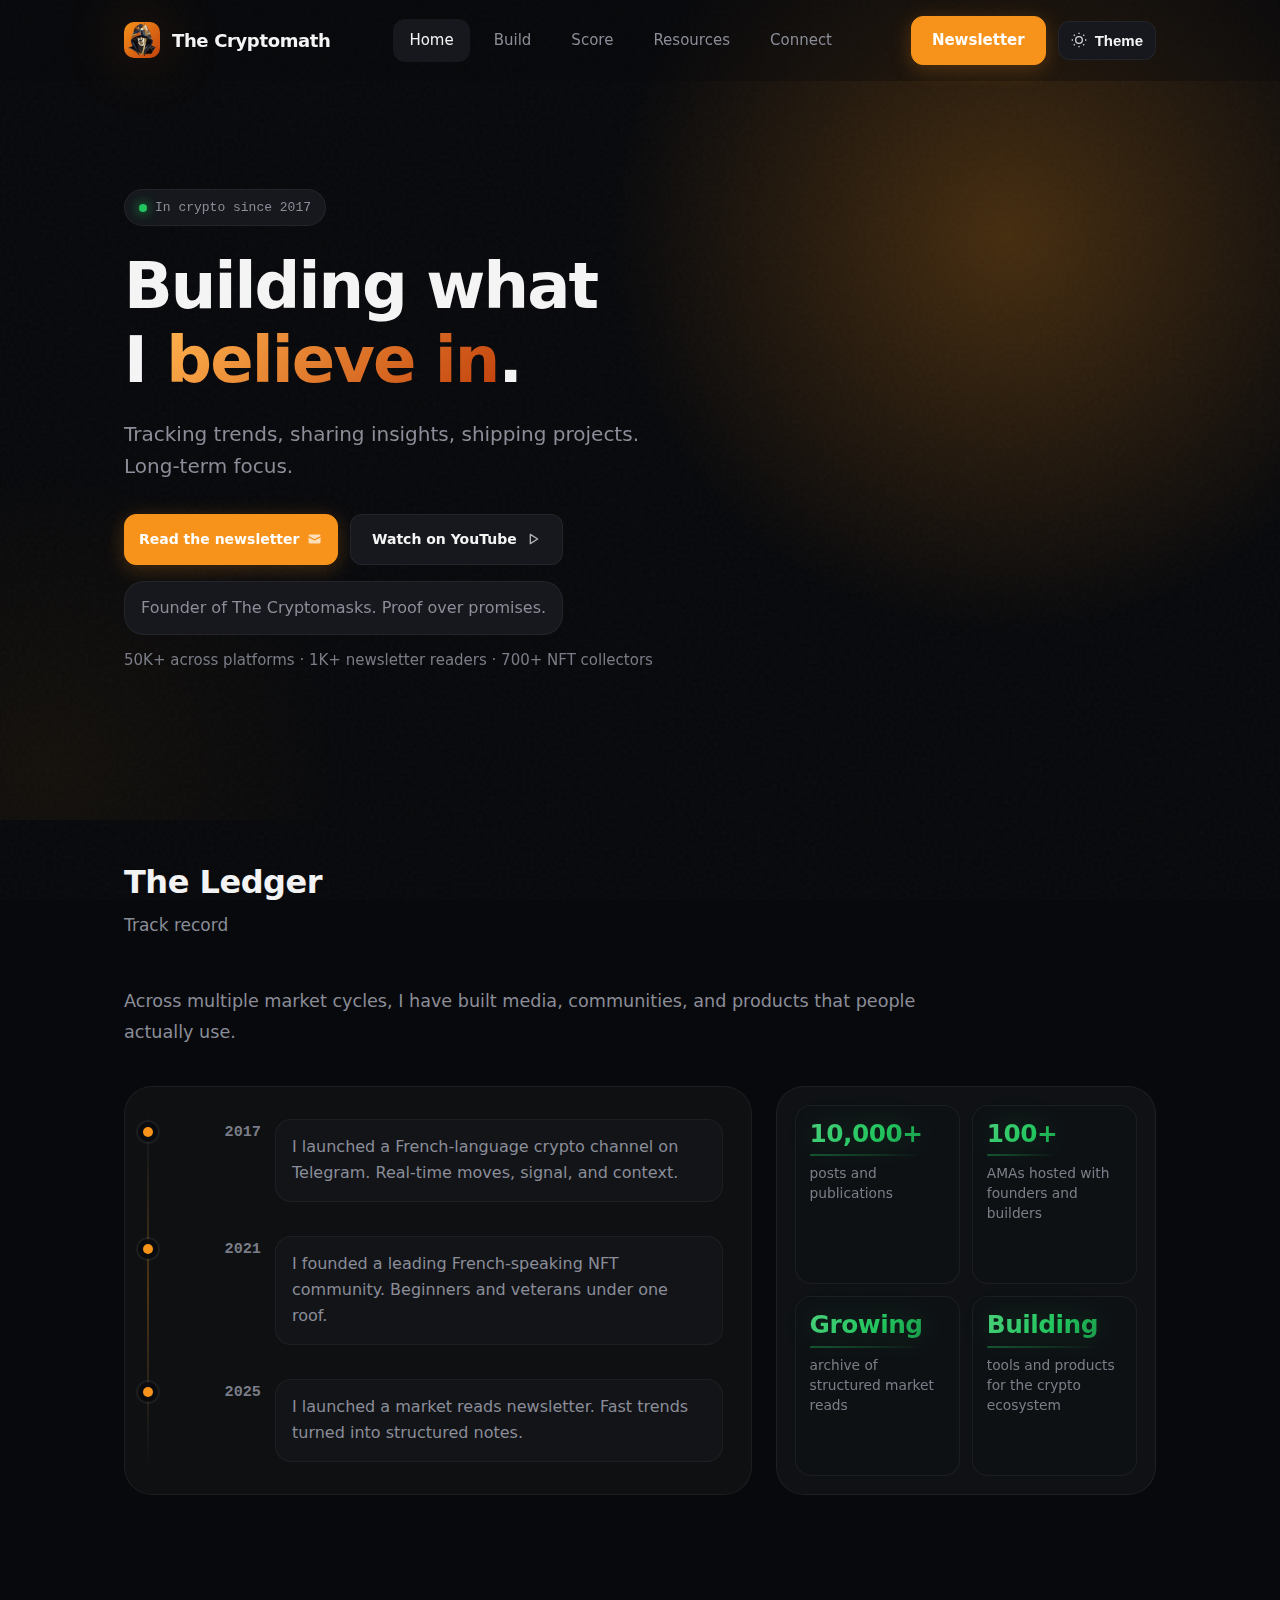
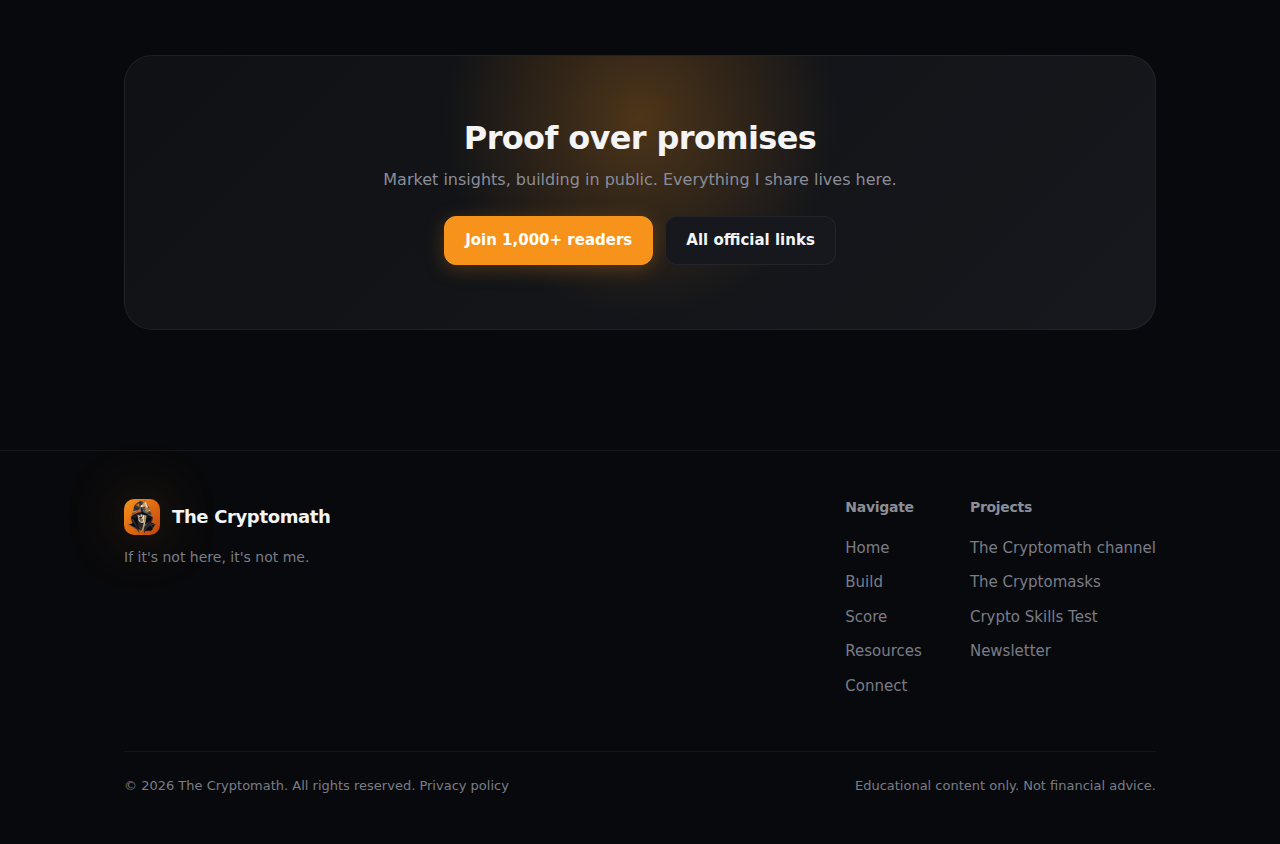
<file: index.html>
<!DOCTYPE html>
<html lang="en" data-theme="dark">
<head>
  <meta charset="UTF-8" />
  <meta name="viewport" content="width=device-width, initial-scale=1.0" />

  <script src="/js/theme.js?v=20260211"></script>

  <title>The Cryptomath | Crypto analysis, newsletter & tools</title>
  <meta name="description" content="In crypto since 2017. Tracking trends, sharing market insights, and shipping projects. Newsletter, tools, and resources. Long-term focus." />
  <meta name="color-scheme" content="dark light" />
  <meta name="theme-color" content="#08090c">
  <meta name="theme-color" content="#fbfbfc" media="(prefers-color-scheme: light)">
  <meta name="theme-color" content="#08090c" media="(prefers-color-scheme: dark)">

  <link rel="canonical" href="https://thecryptomath.com/" />

  <link rel="icon" href="/favicon.ico" />
  <link rel="apple-touch-icon" href="/assets/apple-touch-icon.png" />

  <meta property="og:title" content="The Cryptomath | Crypto analysis, newsletter & tools" />
  <meta property="og:description" content="In crypto since 2017. Tracking trends, sharing market insights, and shipping projects. Newsletter, tools, and resources. Long-term focus." />
  <meta property="og:image" content="https://thecryptomath.com/assets/og.jpg" />
  <meta property="og:image:width" content="1200" />
  <meta property="og:image:height" content="630" />
  <meta property="og:type" content="website" />
  <meta property="og:url" content="https://thecryptomath.com/" />
  <meta property="og:site_name" content="The Cryptomath" />

    <meta property="og:locale" content="en_US" />
<meta name="twitter:card" content="summary_large_image" />
  <meta name="twitter:title" content="The Cryptomath | Crypto analysis, newsletter & tools" />
  <meta name="twitter:description" content="In crypto since 2017. Tracking trends, sharing market insights, and shipping projects. Newsletter, tools, and resources. Long-term focus." />
  <meta name="twitter:image" content="https://thecryptomath.com/assets/og.jpg" />
  <meta name="twitter:image:width" content="1200" />
  <meta name="twitter:image:height" content="630" />
  <meta name="twitter:site" content="@thecryptomath" />

  <link rel="dns-prefetch" href="//static.cloudflareinsights.com" />
  <link rel="preconnect" href="https://static.cloudflareinsights.com" crossorigin="anonymous" />
  <link rel="stylesheet" href="/css/styles.css?v=20260209" />

  <script type="application/ld+json">
  {
    "@context":"https://schema.org",
    "@type":"Person",
    "name":"The Cryptomath",
    "url":"https://thecryptomath.com/",
    "email":"mailto:admin@thecryptomath.com",
    "sameAs":[
      "https://x.com/thecryptomath",
      "https://t.me/thecryptomath",
      "https://www.instagram.com/thecryptomath",
      "https://warpcast.com/thecryptomath",
      "https://www.reddit.com/user/TheCryptomath",
      "https://thecryptomath.substack.com"
    ],
    "description":"In crypto since 2017. Tracking trends, sharing insights, shipping projects."
  }
  </script>
  <!-- Cloudflare Web Analytics --><script defer src='https://static.cloudflareinsights.com/beacon.min.js' data-cf-beacon='{"token": "199dc53c7f2f4873937f56cdf35084ce"}'></script><!-- End Cloudflare Web Analytics -->
</head>

<body>
  <a class="skip-link" href="#content">Skip to content</a>

  <header class="topbar">
    <div class="container">
      <nav class="nav">
        <a class="brand" href="/">
          <span class="brand-mark" aria-hidden="true">
            <img class="brand-mark-img" src="/assets/logo.png" alt="" width="192" height="192" />
          </span>
          <span>The Cryptomath</span>
        </a>

        <div class="navlinks" data-navlinks>
          <a href="/" aria-current="page">Home</a>
          <a href="/build">Build</a>
          <a href="/score/">Score</a>
          <a href="/resources">Resources</a>
          <a href="/connect">Connect</a>
        </div>

        <div class="nav-cta">
          <a class="btn primary" href="/newsletter">Newsletter</a>

          <button class="theme-toggle" type="button" data-theme-toggle aria-label="Toggle theme">
            <svg viewBox="0 0 24 24" fill="none" stroke="currentColor" stroke-width="2" aria-hidden="true">
              <path d="M21 12.79A9 9 0 1 1 11.21 3 7 7 0 0 0 21 12.79z"></path>
            </svg>
            <span>Theme</span>
          </button>

          <button class="mobile-toggle" data-mobile-toggle aria-expanded="false" aria-label="Menu">Menu</button>
        </div>
      </nav>
    </div>
  </header>

  <main id="content">
    <section class="hero">
      <div class="container">
        <div class="hero-content">
          <div class="hero-badge">In crypto since 2017</div>

          <h1>Building what<br />I <span class="highlight">believe in</span>.</h1>

          <p class="hero-sub">
            Tracking trends, sharing insights, shipping projects.<br />
            Long-term focus.
          </p>

          <!-- Wrapper that constrains CTAs to credibility width -->
          <div class="hero-cta-group">
            <div class="hero-actions">
              <a href="/newsletter" class="btn primary">
                Read the newsletter
                <svg class="btn-icon" viewBox="0 0 20 20" fill="currentColor" aria-hidden="true">
                  <path d="M2.003 5.884L10 9.882l7.997-3.998A2 2 0 0016 4H4a2 2 0 00-1.997 1.884z"/>
                  <path d="M18 8.118l-8 4-8-4V14a2 2 0 002 2h12a2 2 0 002-2V8.118z"/>
                </svg>
              </a>

              <a href="https://www.youtube.com/@TheCryptomath" class="btn" target="_blank" rel="noopener">
                Watch on YouTube
                <svg class="btn-icon" viewBox="0 0 24 24" fill="none" stroke="currentColor" stroke-width="2" aria-hidden="true">
                  <path d="M8 5v14l11-7z" stroke-linejoin="round"></path>
                </svg>
              </a>
            </div>

            <div class="credibility">
              Founder of The Cryptomasks. Proof over promises.
            </div>
          </div>

          <p class="social-proof">50K+ across platforms · 1K+ newsletter readers · 700+ NFT collectors</p>
        </div>
      </div>
    </section>

    <section class="section">
      <div class="container">
        <div class="section-header">
          <h2>The Ledger</h2>
          <p class="section-sub">Track record</p>
        </div>

        <div class="ledger">
          <p class="ledger-intro">
            Across multiple market cycles, I have built media, communities, and products that people actually use.
          </p>

          <div class="ledger-body">
            <div class="ledger-timeline" aria-label="Timeline">
              <div class="ledger-item">
                <div class="ledger-year">2017</div>
                <div class="ledger-details">
                  <p>I launched a French-language crypto channel on Telegram. Real-time moves, signal, and context.</p>
                </div>
              </div>

              <div class="ledger-item">
                <div class="ledger-year">2021</div>
                <div class="ledger-details">
                  <p>I founded a leading French-speaking NFT community. Beginners and veterans under one roof.</p>
                </div>
              </div>

              <div class="ledger-item">
                <div class="ledger-year">2025</div>
                <div class="ledger-details">
                  <p>I launched a market reads newsletter. Fast trends turned into structured notes.</p>
                </div>
              </div>
            </div>

            <!-- Important. Keep "card ledger-highlights" so it matches the Ledger CSS and aligns height -->
            <aside class="card ledger-highlights" aria-label="Highlights">
              <div class="ledger-stats">
                <div class="ledger-stat">
                  <div class="ledger-stat-number">10,000+</div>
                  <div class="ledger-stat-label">posts and publications</div>
                </div>

                <div class="ledger-stat">
                  <div class="ledger-stat-number">100+</div>
                  <div class="ledger-stat-label">AMAs hosted with founders and builders</div>
                </div>

                <div class="ledger-stat">
                  <div class="ledger-stat-number">Growing</div>
                  <div class="ledger-stat-label">archive of structured market reads</div>
                </div>

                <div class="ledger-stat">
                  <div class="ledger-stat-number">Building</div>
                  <div class="ledger-stat-label">tools and products for the crypto ecosystem</div>
                </div>
              </div>
            </aside>
          </div>

        </div>
      </div>
    </section>

    <section class="section">
      <div class="container">
        <div class="cta-block">
          <h2>Proof over promises</h2>
          <p>Market insights, building in public. Everything I share lives here.</p>

          <div style="display:flex; gap:12px; justify-content:center; flex-wrap:wrap;">
            <a href="/newsletter" class="btn primary">Join 1,000+ readers</a>
            <a href="/connect" class="btn">All official links</a>
          </div>
        </div>
      </div>
    </section>
  </main>

  <footer class="footer">
    <div class="container">
      <div class="footer-content">
        <div class="footer-brand">
          <a class="brand" href="/" aria-label="The Cryptomath home">
            <span class="brand-mark" aria-hidden="true">
              <img class="brand-mark-img" src="/assets/logo.png" alt="" width="192" height="192" />
            </span>
            <span>The Cryptomath</span>
          </a>
          <p>If it's not here, it's not me.</p>
        </div>

        <div class="footer-links">
          <div class="footer-col">
            <h2>Navigate</h2>
            <a href="/">Home</a>
            <a href="/build">Build</a>
            <a href="/score/">Score</a>
            <a href="/resources">Resources</a>
            <a href="/connect">Connect</a>
          </div>
          <div class="footer-col">
            <h2>Projects</h2>
            <a href="https://t.me/TheCryptomath" target="_blank" rel="noopener">
              The Cryptomath channel <span class="sr-only">(opens in new tab)</span>
            </a>
            <a href="https://www.thecryptomasks.xyz" target="_blank" rel="noopener">
              The Cryptomasks <span class="sr-only">(opens in new tab)</span>
            </a>
            <a href="https://t.me/CryptoSkillsTestBot" target="_blank" rel="noopener">
              Crypto Skills Test <span class="sr-only">(opens in new tab)</span>
            </a>
            <a href="/newsletter">Newsletter</a>
          </div>
        </div>
      </div>

      <div class="footer-bottom">
        <p>© <span data-year></span> The Cryptomath. All rights reserved. <a href="/privacy">Privacy policy</a></p>
        <p>Educational content only. Not financial advice.</p>
      </div>
    </div>
  </footer>

  <script defer src="/js/main.js?v=20260211"></script>
</body>
</html>
</file>
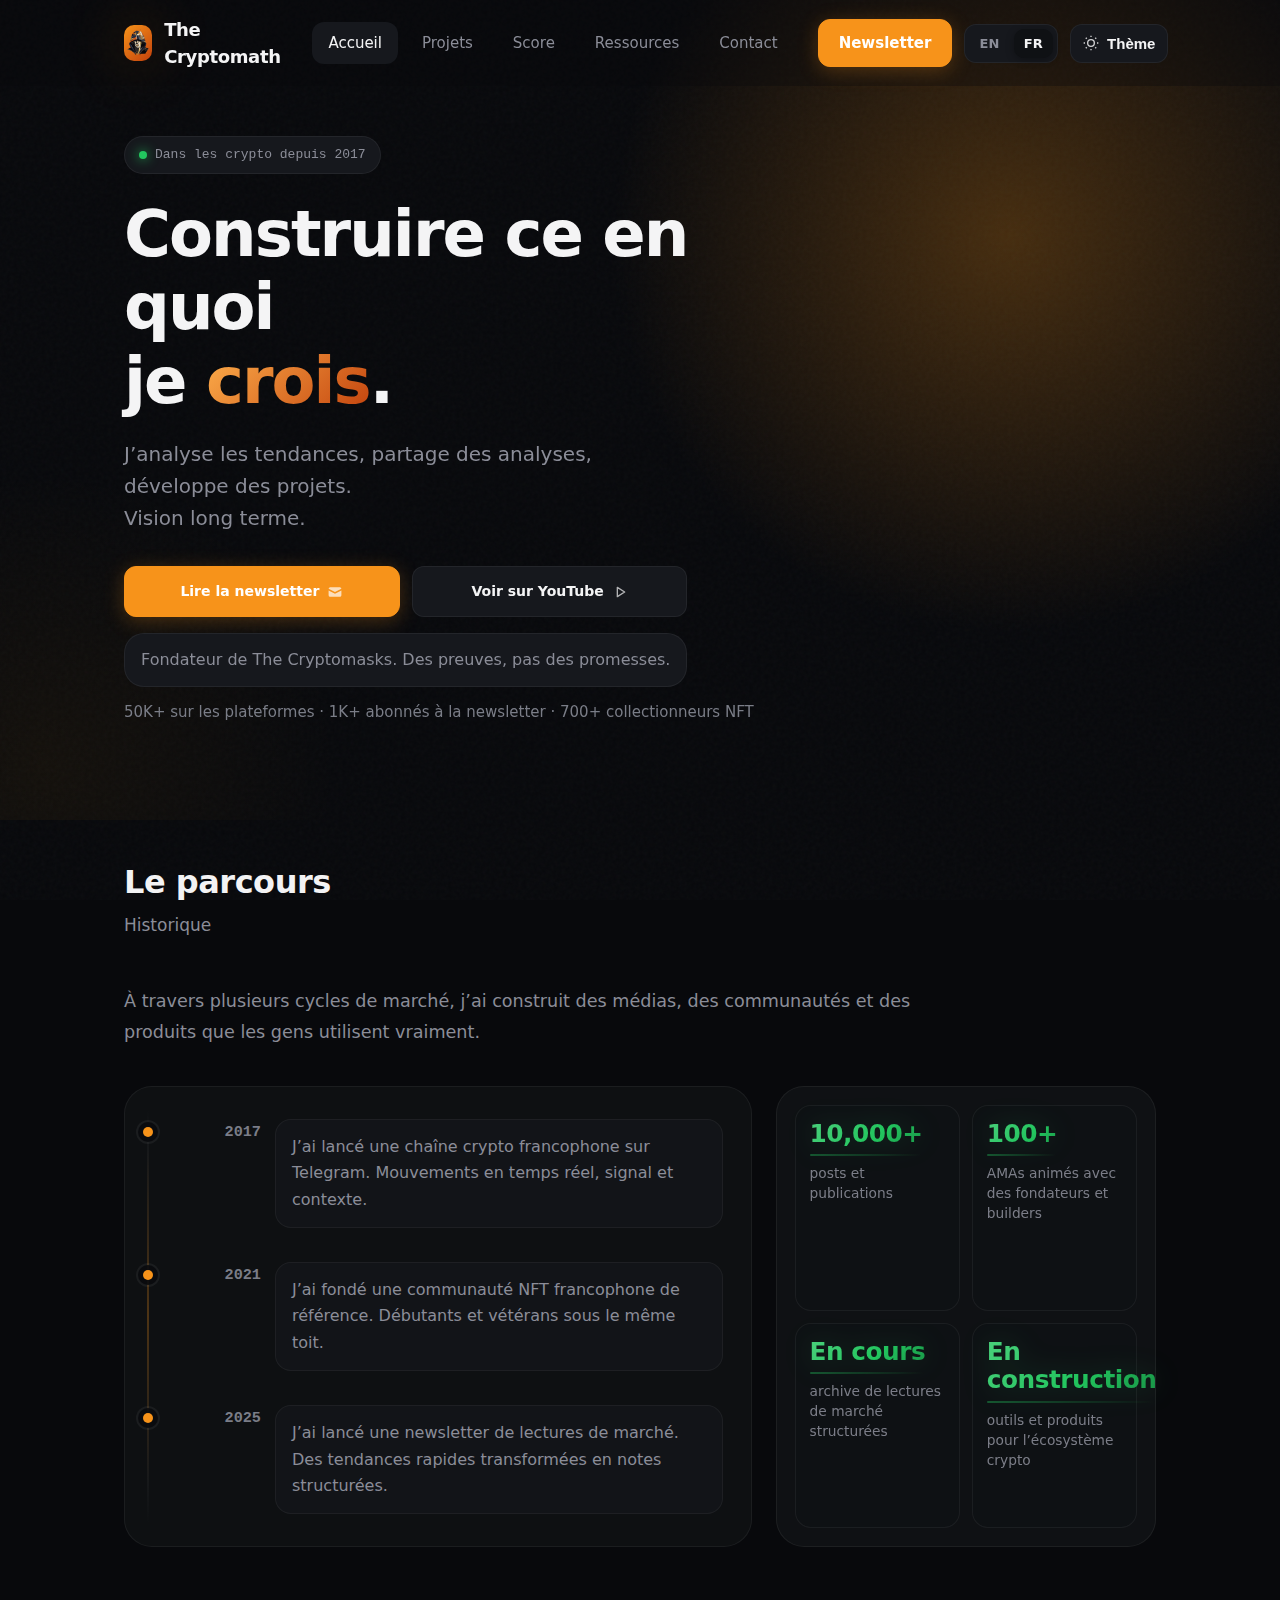
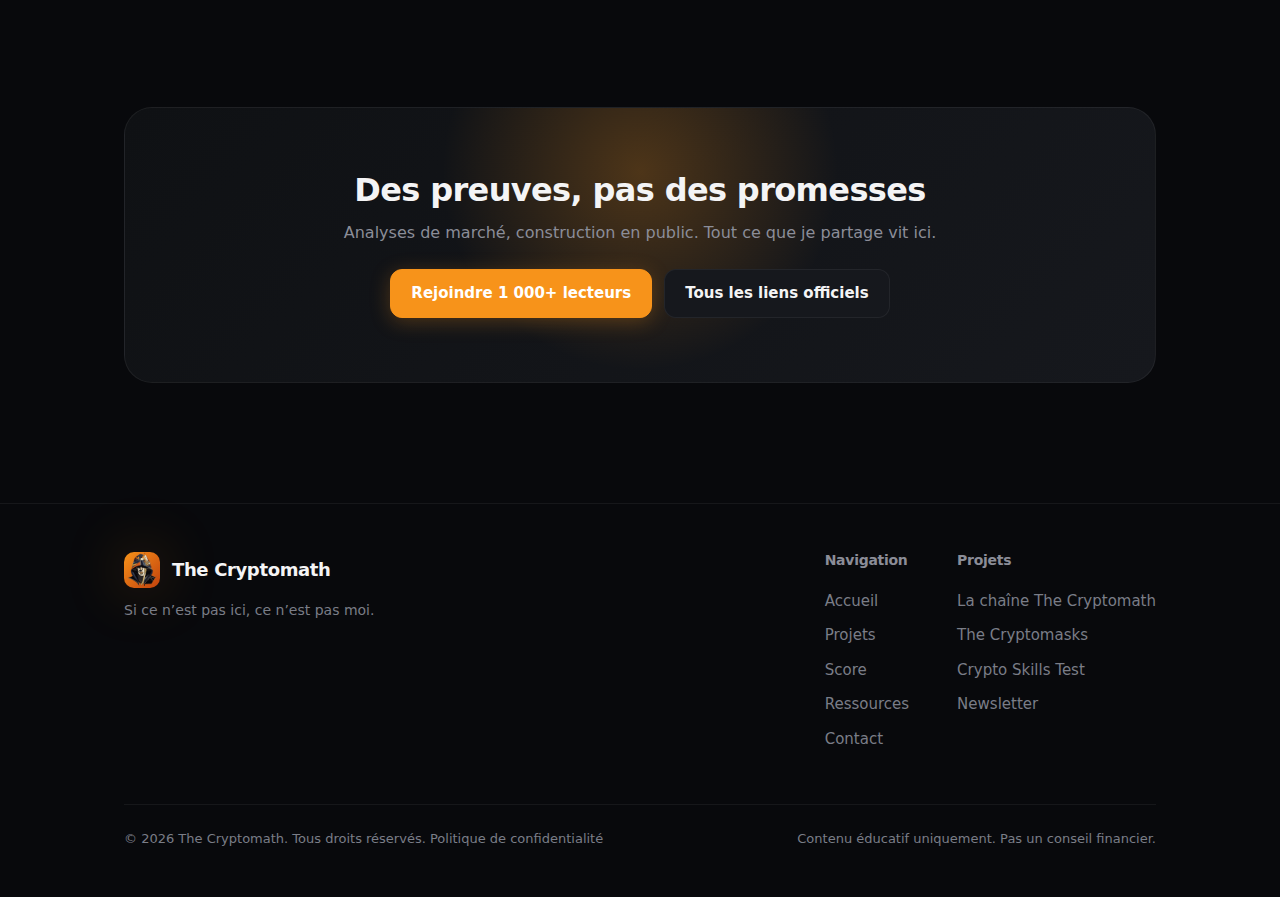
<file: fr/index.html>
<!DOCTYPE html>
<html lang="fr" data-theme="dark">
<head>
  <meta charset="UTF-8" />
  <meta name="viewport" content="width=device-width, initial-scale=1.0" />

  <script src="/js/theme.js?v=20260211"></script>

  <title>The Cryptomath | Analyse crypto, newsletter et outils</title>
  <meta name="description" content="Dans les crypto depuis 2017. J’analyse les tendances, partage des lectures de marché et développe des projets. Newsletter, outils et ressources. Vision long terme." />
  <meta name="color-scheme" content="dark light" />
  <meta name="theme-color" content="#08090c">
  <meta name="theme-color" content="#fbfbfc" media="(prefers-color-scheme: light)">
  <meta name="theme-color" content="#08090c" media="(prefers-color-scheme: dark)">

  <link rel="canonical" href="https://thecryptomath.com/fr/" />
  <link rel="alternate" hreflang="en" href="https://thecryptomath.com/" />
  <link rel="alternate" hreflang="fr" href="https://thecryptomath.com/fr/" />
  <link rel="alternate" hreflang="x-default" href="https://thecryptomath.com/" />

  <link rel="icon" href="/favicon.ico" />
  <link rel="apple-touch-icon" href="/assets/apple-touch-icon.png" />

  <meta property="og:title" content="The Cryptomath | Analyse crypto, newsletter et outils" />
  <meta property="og:description" content="Dans les crypto depuis 2017. J’analyse les tendances, partage des lectures de marché et développe des projets. Newsletter, outils et ressources. Vision long terme." />
  <meta property="og:image" content="https://thecryptomath.com/assets/og.jpg" />
  <meta property="og:image:width" content="1200" />
  <meta property="og:image:height" content="630" />
  <meta property="og:type" content="website" />
  <meta property="og:url" content="https://thecryptomath.com/fr/" />
  <meta property="og:site_name" content="The Cryptomath" />

    <meta property="og:locale" content="fr_FR" />
  <meta property="og:locale:alternate" content="en_US" />
<meta name="twitter:card" content="summary_large_image" />
  <meta name="twitter:title" content="The Cryptomath | Analyse crypto, newsletter et outils" />
  <meta name="twitter:description" content="Dans les crypto depuis 2017. J’analyse les tendances, partage des lectures de marché et développe des projets. Newsletter, outils et ressources. Vision long terme." />
  <meta name="twitter:image" content="https://thecryptomath.com/assets/og.jpg" />
  <meta name="twitter:image:width" content="1200" />
  <meta name="twitter:image:height" content="630" />
  <meta name="twitter:site" content="@thecryptomath" />

  <link rel="dns-prefetch" href="//static.cloudflareinsights.com" />
  <link rel="preconnect" href="https://static.cloudflareinsights.com" crossorigin="anonymous" />
  <link rel="stylesheet" href="/css/styles.css?v=20260209" />

  <script type="application/ld+json">
  {
    "@context":"https://schema.org",
    "@type":"Person",
    "name":"The Cryptomath",
    "url":"https://thecryptomath.com/fr/",
    "email":"mailto:admin@thecryptomath.com",
    "sameAs":[
      "https://x.com/thecryptomath",
      "https://t.me/thecryptomath",
      "https://www.instagram.com/thecryptomath",
      "https://warpcast.com/thecryptomath",
      "https://www.reddit.com/user/TheCryptomath",
      "https://thecryptomath.substack.com"
    ],
    "description":"Dans les crypto depuis 2017. J’analyse les tendances, partage des analyses et développe des projets."
  }
  </script>
  <!-- Cloudflare Web Analytics --><script defer src='https://static.cloudflareinsights.com/beacon.min.js' data-cf-beacon='{"token": "199dc53c7f2f4873937f56cdf35084ce"}'></script><!-- End Cloudflare Web Analytics -->
</head>

<body>
  <a class="skip-link" href="#content">Aller au contenu</a>

  <header class="topbar">
    <div class="container">
      <nav class="nav">
        <a class="brand" href="/fr/">
          <span class="brand-mark" aria-hidden="true">
            <img class="brand-mark-img" src="/assets/logo.png" alt="" width="192" height="192" />
          </span>
          <span>The Cryptomath</span>
        </a>

        <div class="navlinks" data-navlinks>
          <a href="/fr/" aria-current="page">Accueil</a>
          <a href="/fr/build/">Projets</a>
          <a href="/fr/score/">Score</a>
          <a href="/fr/resources/">Ressources</a>
          <a href="/fr/contact/">Contact</a>
        </div>

        <div class="nav-cta">
          <a class="btn primary" href="/fr/newsletter/">Newsletter</a>
          <div class="lang-switch" aria-label="Sélecteur de langue">
            <a href="/" lang="en">EN</a>
            <a href="/fr/" lang="fr" aria-current="true">FR</a>
          </div>

          <button class="theme-toggle" type="button" data-theme-toggle aria-label="Basculer le thème">
            <svg viewBox="0 0 24 24" fill="none" stroke="currentColor" stroke-width="2" aria-hidden="true">
              <path d="M21 12.79A9 9 0 1 1 11.21 3 7 7 0 0 0 21 12.79z"></path>
            </svg>
            <span>Thème</span>
          </button>

          <button class="mobile-toggle" data-mobile-toggle aria-expanded="false" aria-label="Menu">Menu</button>
        </div>
      </nav>
    </div>
  </header>

  <main id="content">
    <section class="hero">
      <div class="container">
        <div class="hero-content">
          <div class="hero-badge">Dans les crypto depuis 2017</div>

          <h1>Construire ce en quoi<br />je <span class="highlight">crois</span>.</h1>

          <p class="hero-sub">
            J’analyse les tendances, partage des analyses, développe des projets.<br />
            Vision long terme.
          </p>

          <!-- Wrapper that constrains CTAs to credibility width -->
          <div class="hero-cta-group">
            <div class="hero-actions">
              <a href="/fr/newsletter/" class="btn primary">
                Lire la newsletter
                <svg class="btn-icon" viewBox="0 0 20 20" fill="currentColor" aria-hidden="true">
                  <path d="M2.003 5.884L10 9.882l7.997-3.998A2 2 0 0016 4H4a2 2 0 00-1.997 1.884z"/>
                  <path d="M18 8.118l-8 4-8-4V14a2 2 0 002 2h12a2 2 0 002-2V8.118z"/>
                </svg>
              </a>

              <a href="https://www.youtube.com/@TheCryptomath" class="btn" target="_blank" rel="noopener">
                Voir sur YouTube
                <svg class="btn-icon" viewBox="0 0 24 24" fill="none" stroke="currentColor" stroke-width="2" aria-hidden="true">
                  <path d="M8 5v14l11-7z" stroke-linejoin="round"></path>
                </svg>
              </a>
            </div>

            <div class="credibility">
              Fondateur de The Cryptomasks. Des preuves, pas des promesses.
            </div>
          </div>

          <p class="social-proof">50K+ sur les plateformes · 1K+ abonnés à la newsletter · 700+ collectionneurs NFT</p>
        </div>
      </div>
    </section>

    <section class="section">
      <div class="container">
        <div class="section-header">
          <h2>Le parcours</h2>
          <p class="section-sub">Historique</p>
        </div>

        <div class="ledger">
          <p class="ledger-intro">
            À travers plusieurs cycles de marché, j’ai construit des médias, des communautés et des produits que les gens utilisent vraiment.
          </p>

          <div class="ledger-body">
            <div class="ledger-timeline" aria-label="Chronologie">
              <div class="ledger-item">
                <div class="ledger-year">2017</div>
                <div class="ledger-details">
                  <p>J’ai lancé une chaîne crypto francophone sur Telegram. Mouvements en temps réel, signal et contexte.</p>
                </div>
              </div>

              <div class="ledger-item">
                <div class="ledger-year">2021</div>
                <div class="ledger-details">
                  <p>J’ai fondé une communauté NFT francophone de référence. Débutants et vétérans sous le même toit.</p>
                </div>
              </div>

              <div class="ledger-item">
                <div class="ledger-year">2025</div>
                <div class="ledger-details">
                  <p>J’ai lancé une newsletter de lectures de marché. Des tendances rapides transformées en notes structurées.</p>
                </div>
              </div>
            </div>

            <!-- Important. Keep "card ledger-highlights" so it matches the Ledger CSS and aligns height -->
            <aside class="card ledger-highlights" aria-label="Temps forts">
              <div class="ledger-stats">
                <div class="ledger-stat">
                  <div class="ledger-stat-number">10,000+</div>
                  <div class="ledger-stat-label">posts et publications</div>
                </div>

                <div class="ledger-stat">
                  <div class="ledger-stat-number">100+</div>
                  <div class="ledger-stat-label">AMAs animés avec des fondateurs et builders</div>
                </div>

                <div class="ledger-stat">
                  <div class="ledger-stat-number">En cours</div>
                  <div class="ledger-stat-label">archive de lectures de marché structurées</div>
                </div>

                <div class="ledger-stat">
                  <div class="ledger-stat-number">En construction</div>
                  <div class="ledger-stat-label">outils et produits pour l’écosystème crypto</div>
                </div>
              </div>
            </aside>
          </div>

        </div>
      </div>
    </section>

    <section class="section">
      <div class="container">
        <div class="cta-block">
          <h2>Des preuves, pas des promesses</h2>
          <p>Analyses de marché, construction en public. Tout ce que je partage vit ici.</p>

          <div style="display:flex; gap:12px; justify-content:center; flex-wrap:wrap;">
            <a href="/fr/newsletter/" class="btn primary">Rejoindre 1 000+ lecteurs</a>
            <a href="/fr/contact/" class="btn">Tous les liens officiels</a>
          </div>
        </div>
      </div>
    </section>
  </main>

  <footer class="footer">
    <div class="container">
      <div class="footer-content">
        <div class="footer-brand">
          <a class="brand" href="/fr/" aria-label="Accueil The Cryptomath">
            <span class="brand-mark" aria-hidden="true">
              <img class="brand-mark-img" src="/assets/logo.png" alt="" width="192" height="192" />
            </span>
            <span>The Cryptomath</span>
          </a>
          <p>Si ce n’est pas ici, ce n’est pas moi.</p>
        </div>

        <div class="footer-links">
          <div class="footer-col">
            <h2>Navigation</h2>
            <a href="/fr/">Accueil</a>
            <a href="/fr/build/">Projets</a>
            <a href="/fr/score/">Score</a>
            <a href="/fr/resources/">Ressources</a>
            <a href="/fr/contact/">Contact</a>
          </div>
          <div class="footer-col">
            <h2>Projets</h2>
            <a href="https://t.me/TheCryptomath" target="_blank" rel="noopener">
              La chaîne The Cryptomath <span class="sr-only">(ouvre dans un nouvel onglet)</span>
            </a>
            <a href="https://www.thecryptomasks.xyz" target="_blank" rel="noopener">
              The Cryptomasks <span class="sr-only">(ouvre dans un nouvel onglet)</span>
            </a>
            <a href="https://t.me/CryptoSkillsTestBot" target="_blank" rel="noopener">
              Crypto Skills Test <span class="sr-only">(ouvre dans un nouvel onglet)</span>
            </a>
            <a href="/fr/newsletter/">Newsletter</a>
          </div>
        </div>
      </div>

      <div class="footer-bottom">
        <p>© <span data-year></span> The Cryptomath. Tous droits réservés. <a href="/fr/privacy/">Politique de confidentialité</a></p>
        <p>Contenu éducatif uniquement. Pas un conseil financier.</p>
      </div>
    </div>
  </footer>

  <script defer src="/js/main.js?v=20260211"></script>
</body>
</html>
</file>
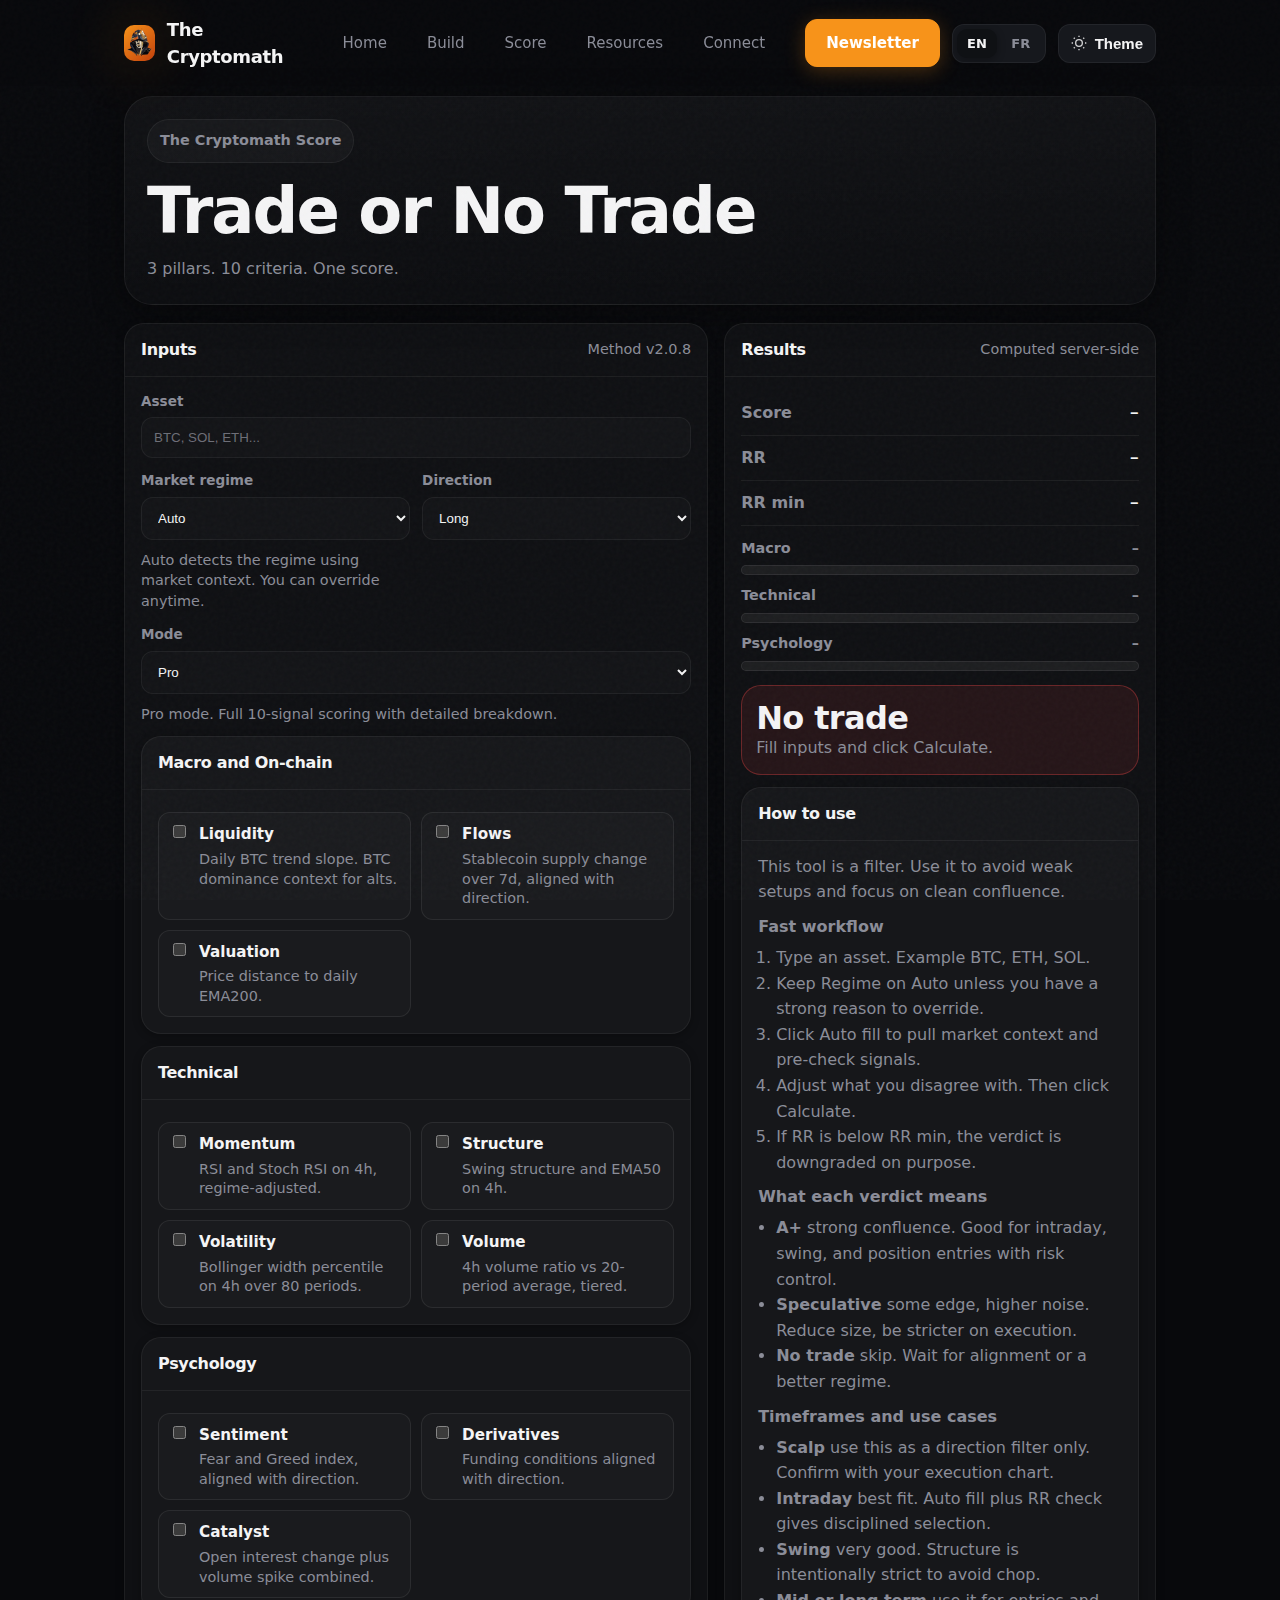
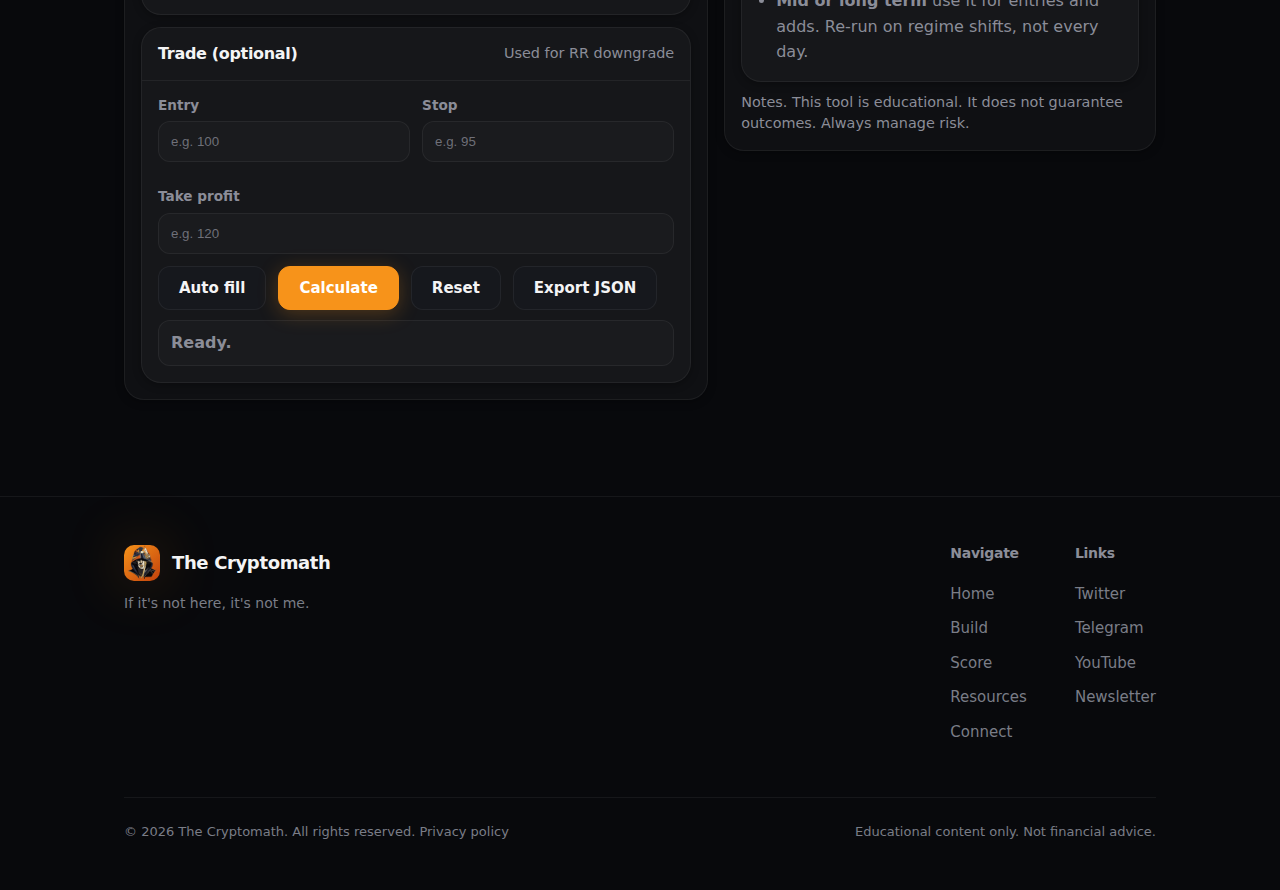
<file: score/index.html>
<!DOCTYPE html>
<html lang="en" data-theme="dark">
<head>
  <meta charset="UTF-8" />
  <meta name="viewport" content="width=device-width, initial-scale=1.0" />

  <script src="/js/theme.js?v=20260211"></script>

  <title>Free Crypto Score Tool | The Cryptomath</title>
  <meta name="description" content="Professional crypto scoring tool. Analyze trend, momentum, volatility, liquidity, and market structure in seconds. Free. No signup." />
  <meta name="color-scheme" content="dark light" />
  <meta name="theme-color" content="#08090c">
  <meta name="theme-color" content="#fbfbfc" media="(prefers-color-scheme: light)">
  <meta name="theme-color" content="#08090c" media="(prefers-color-scheme: dark)">

  <link rel="canonical" href="https://thecryptomath.com/score/" />
  <link rel="alternate" hreflang="en" href="https://thecryptomath.com/score/" />
  <link rel="alternate" hreflang="fr" href="https://thecryptomath.com/fr/score/" />
  <link rel="alternate" hreflang="x-default" href="https://thecryptomath.com/score/" />

  <link rel="icon" href="/favicon.ico" />
  <link rel="apple-touch-icon" href="/assets/apple-touch-icon.png" />

  <!-- Schema -->
  <script type="application/ld+json">
    {
      "@context": "https://schema.org",
      "@type": "SoftwareApplication",
      "name": "The Cryptomath Score",
      "applicationCategory": "FinanceApplication",
      "operatingSystem": "Web",
      "url": "https://thecryptomath.com/score/",
      "description": "Professional-grade scoring system to identify high-probability crypto setups.",
      "creator": {
        "@type": "Person",
        "name": "The Cryptomath",
        "url": "https://thecryptomath.com"
      }
    }
  </script>

  <meta property="og:title" content="Free Crypto Score Tool | The Cryptomath" />
  <meta property="og:description" content="Professional crypto scoring tool. Analyze trend, momentum, volatility, liquidity, and market structure in seconds. Free. No signup." />
  <meta property="og:image" content="https://thecryptomath.com/assets/og.jpg" />
  <meta property="og:image:width" content="1200" />
  <meta property="og:image:height" content="630" />
  <meta property="og:type" content="website" />
  <meta property="og:url" content="https://thecryptomath.com/score/" />
  <meta property="og:site_name" content="The Cryptomath" />

  <meta property="og:locale" content="en_US" />
  <meta property="og:locale:alternate" content="fr_FR" />
  <meta name="twitter:card" content="summary_large_image" />
  <meta name="twitter:title" content="Free Crypto Score Tool | The Cryptomath" />
  <meta name="twitter:description" content="Professional crypto scoring tool. Analyze trend, momentum, volatility, liquidity, and market structure in seconds. Free. No signup." />
  <meta name="twitter:image" content="https://thecryptomath.com/assets/og.jpg" />
  <meta name="twitter:image:width" content="1200" />
  <meta name="twitter:image:height" content="630" />
  <meta name="twitter:site" content="@thecryptomath" />

  <link rel="dns-prefetch" href="//static.cloudflareinsights.com" />
  <link rel="preconnect" href="https://static.cloudflareinsights.com" crossorigin="anonymous" />
  <link rel="stylesheet" href="/css/styles.css?v=20260209" />
  <link rel="stylesheet" href="/score/score.css?v=20260209" />
<!-- Cloudflare Web Analytics --><script defer src='https://static.cloudflareinsights.com/beacon.min.js' data-cf-beacon='{"token": "199dc53c7f2f4873937f56cdf35084ce"}'></script><!-- End Cloudflare Web Analytics -->
</head>

<body>
  <a class="skip-link" href="#content">Skip to content</a>

  <header class="topbar">
    <div class="container">
      <nav class="nav">
        <a class="brand" href="/">
          <span class="brand-mark" aria-hidden="true">
            <img class="brand-mark-img" src="/assets/logo.png" alt="" width="192" height="192" />
          </span>
          <span>The Cryptomath</span>
        </a>

        <div class="navlinks" data-navlinks>
          <a href="/">Home</a>
          <a href="/build">Build</a>
          <a href="/score/">Score</a>
          <a href="/resources">Resources</a>
          <a href="/connect">Connect</a>
        </div>

        <div class="nav-cta">
          <a class="btn primary" href="/newsletter">Newsletter</a>
          <div class="lang-switch" aria-label="Language selector">
            <a href="/score/" lang="en" aria-current="true">EN</a>
            <a href="/fr/score/" lang="fr">FR</a>
          </div>

          <button class="theme-toggle" type="button" data-theme-toggle aria-label="Toggle theme">
            <svg viewBox="0 0 24 24" fill="none" stroke="currentColor" stroke-width="2" aria-hidden="true">
              <path d="M21 12.79A9 9 0 1 1 11.21 3 7 7 0 0 0 21 12.79z"></path>
            </svg>
            <span>Theme</span>
          </button>

          <button class="mobile-toggle" data-mobile-toggle aria-expanded="false" aria-label="Menu">Menu</button>
        </div>
      </nav>
    </div>
  </header>

  <main id="content" class="score-wrap">
    <div class="container">
      <section class="score-hero">
        <div class="score-kicker">The Cryptomath Score</div>
        <h1 class="score-title">Trade or No Trade</h1>
        <p class="score-sub">3 pillars. 10 criteria. One score.</p>
      </section>

      <div class="score-grid">
        <section class="panel">
          <div class="panel-hd">
            <div class="panel-title">Inputs</div>
            <div class="muted small" id="methodVersion">Method v2.0.8</div>
          </div>
          <div class="panel-bd">

            <div class="field">
              <label class="label" for="asset">Asset</label>
              <input class="input" id="asset" type="text" placeholder="BTC, SOL, ETH..." autocomplete="off" />
            </div>

            <div class="row">
              <div class="field">
                <label class="label" for="regime">Market regime</label>
                <select class="input" id="regime">
                  <option value="Auto">Auto</option>
                  <option value="Bull">Bull</option>
                  <option value="Range">Range</option>
                  <option value="Bear">Bear</option>
                </select>
                <div class="right-note" id="regimeHint">
                  Auto detects the regime using market context. You can override anytime.
                </div>
              </div>

              <div class="field">
                <label class="label" for="direction">Direction</label>
                <select class="input" id="direction">
                  <option value="Long">Long</option>
                  <option value="Short">Short</option>
                </select>
              </div>
            </div>

            <div class="field">
              <label class="label" for="mode">Mode</label>
              <select class="input" id="mode">
                <option value="Pro">Pro</option>
                <option value="Simple">Simple</option>
              </select>
              <div class="right-note" id="modeHint"></div>
            </div>

            <div id="simpleBlock" style="display:none;">
              <div class="checks">
                <label class="check">
                  <input type="checkbox" id="simpleMacro" />
                  <div>
                    <strong>Macro OK</strong>
                    <span>Liquidity, flows, valuation are aligned.</span>
                    <span class="simple-hint" id="simpleHintMacro"></span>
                  </div>
                </label>
                <label class="check">
                  <input type="checkbox" id="simpleTech" />
                  <div>
                    <strong>Technical OK</strong>
                    <span>Structure, momentum, breakout signals are aligned.</span>
                    <span class="simple-hint" id="simpleHintTech"></span>
                  </div>
                </label>
                <label class="check">
                  <input type="checkbox" id="simplePsy" />
                  <div>
                    <strong>Psy OK</strong>
                    <span>Sentiment, derivatives, catalyst are aligned.</span>
                    <span class="simple-hint" id="simpleHintPsy"></span>
                  </div>
                </label>
              </div>
            </div>

            <div id="proBlock">
              <div class="panel" style="margin-top:12px;">
                <div class="panel-hd"><div class="panel-title">Macro and On-chain</div></div>
                <div class="panel-bd">
                  <div class="checks">
                    <label class="check">
                      <input type="checkbox" id="mLiq" />
                      <div>
                        <strong>Liquidity</strong>
                        <span>Daily BTC trend slope. BTC dominance context for alts.</span>
                      </div>
                    </label>
                    <label class="check">
                      <input type="checkbox" id="mFlux" />
                      <div>
                        <strong>Flows</strong>
                        <span>Stablecoin supply change over 7d, aligned with direction.</span>
                      </div>
                    </label>
                    <label class="check">
                      <input type="checkbox" id="mVal" />
                      <div>
                        <strong>Valuation</strong>
                        <span>Price distance to daily EMA200.</span>
                      </div>
                    </label>
                  </div>
                </div>
              </div>

              <div class="panel" style="margin-top:12px;">
                <div class="panel-hd"><div class="panel-title">Technical</div></div>
                <div class="panel-bd">
                  <div class="checks">
                    <label class="check">
                      <input type="checkbox" id="tMom" />
                      <div>
                        <strong>Momentum</strong>
                        <span>RSI and Stoch RSI on 4h, regime-adjusted.</span>
                      </div>
                    </label>
                    <label class="check">
                      <input type="checkbox" id="tStr" />
                      <div>
                        <strong>Structure</strong>
                        <span>Swing structure and EMA50 on 4h.</span>
                      </div>
                    </label>
                    <label class="check">
                      <input type="checkbox" id="tVol" />
                      <div>
                        <strong>Volatility</strong>
                        <span>Bollinger width percentile on 4h over 80 periods.</span>
                      </div>
                    </label>
                    <label class="check">
                      <input type="checkbox" id="tVolu" />
                      <div>
                        <strong>Volume</strong>
                        <span>4h volume ratio vs 20-period average, tiered.</span>
                      </div>
                    </label>
                  </div>
                </div>
              </div>

              <div class="panel" style="margin-top:12px;">
                <div class="panel-hd"><div class="panel-title">Psychology</div></div>
                <div class="panel-bd">
                  <div class="checks">
                    <label class="check">
                      <input type="checkbox" id="pSent" />
                      <div>
                        <strong>Sentiment</strong>
                        <span>Fear and Greed index, aligned with direction.</span>
                      </div>
                    </label>
                    <label class="check">
                      <input type="checkbox" id="pDer" />
                      <div>
                        <strong>Derivatives</strong>
                        <span>Funding conditions aligned with direction.</span>
                      </div>
                    </label>
                    <label class="check">
                      <input type="checkbox" id="pCat" />
                      <div>
                        <strong>Catalyst</strong>
                        <span>Open interest change plus volume spike combined.</span>
                      </div>
                    </label>
                  </div>
                </div>
              </div>
            </div>

            <div class="panel" style="margin-top:12px;">
              <div class="panel-hd">
                <div class="panel-title">Trade (optional)</div>
                <div class="muted small">Used for RR downgrade</div>
              </div>
              <div class="panel-bd">
                <div class="row">
                  <div class="field">
                    <label class="label" for="entry">Entry</label>
                    <input class="input" id="entry" inputmode="decimal" placeholder="e.g. 100" />
                  </div>
                  <div class="field">
                    <label class="label" for="stop">Stop</label>
                    <input class="input" id="stop" inputmode="decimal" placeholder="e.g. 95" />
                  </div>
                </div>
                <div class="field" style="margin-top:12px;">
                  <label class="label" for="tp">Take profit</label>
                  <input class="input" id="tp" inputmode="decimal" placeholder="e.g. 120" />
                </div>

                <div class="btnrow">
                  <button class="btn" id="autoFillBtn" type="button">Auto fill</button>
                  <button class="btn primary" id="calcBtn" type="button">Calculate</button>
                  <button class="btn" id="resetBtn" type="button">Reset</button>
                  <button class="btn" id="exportBtn" type="button">Export JSON</button>
                </div>

                <div class="status" id="status" role="status" aria-live="polite">Ready.</div>
                <div class="auto-summary" id="autoSummary"></div>
              </div>
            </div>

          </div>
        </section>

        <aside class="panel">
          <div class="panel-hd">
            <div class="panel-title">Results</div>
            <div class="muted small" id="serverHint">Computed server-side</div>
          </div>

          <div class="panel-bd">
            <div class="metric">
              <div class="k">Score</div>
              <div class="v" id="scoreTotal">–</div>
            </div>
            <div class="metric">
              <div class="k">RR</div>
              <div class="v" id="rrVal">–</div>
            </div>
            <div class="metric">
              <div class="k">RR min</div>
              <div class="v" id="rrMin">–</div>
            </div>

            <div class="bars" id="bars">
              <div class="bar">
                <div class="top"><span>Macro</span><span id="macroTxt">–</span></div>
                <div class="track"><div class="fill" id="macroFill"></div></div>
              </div>
              <div class="bar">
                <div class="top"><span>Technical</span><span id="techTxt">–</span></div>
                <div class="track"><div class="fill" id="techFill"></div></div>
              </div>
              <div class="bar">
                <div class="top"><span>Psychology</span><span id="psyTxt">–</span></div>
                <div class="track"><div class="fill" id="psyFill"></div></div>
              </div>
            </div>

            <div class="verdict n" id="verdictBox" style="margin-top:14px;">
              <h2 id="verdictTitle">No trade</h2>
              <p id="verdictText">Fill inputs and click Calculate.</p>
            </div>

            <div class="panel" id="postScoreCta" style="margin-top:12px; display:none;">
              <div class="panel-hd">
                <div class="panel-title">Next step</div>
              </div>
              <div class="panel-bd">
                <p class="muted" style="margin:0 0 12px 0; line-height:1.55;">
                  Get weekly market reads and methodology updates.
                </p>

                <div style="display:flex; gap:12px; flex-wrap:wrap;">
                  <a href="/newsletter" class="btn primary" id="ctaNewsletterBtn">Subscribe</a>
                  <button type="button" class="btn" id="shareXBtn">Share on X</button>
                  <button type="button" class="btn" id="shareTgBtn">Share on Telegram</button>
                </div>
              </div>
            </div>

            <div class="panel" style="margin-top:12px;">
              <div class="panel-hd">
                <div class="panel-title">How to use</div>
              </div>
              <div class="panel-bd">
                <p class="muted" style="margin:0; line-height:1.55;">
                  This tool is a filter. Use it to avoid weak setups and focus on clean confluence.
                </p>

                <div style="height:10px;"></div>

                <div class="muted" style="font-weight:700; margin-bottom:6px;">Fast workflow</div>
                <ol class="muted" style="margin:0; padding-left:18px; line-height:1.6;">
                  <li>Type an asset. Example BTC, ETH, SOL.</li>
                  <li>Keep Regime on Auto unless you have a strong reason to override.</li>
                  <li>Click Auto fill to pull market context and pre-check signals.</li>
                  <li>Adjust what you disagree with. Then click Calculate.</li>
                  <li>If RR is below RR min, the verdict is downgraded on purpose.</li>
                </ol>

                <div style="height:10px;"></div>

                <div class="muted" style="font-weight:700; margin-bottom:6px;">What each verdict means</div>
                <ul class="muted" style="margin:0; padding-left:18px; line-height:1.6;">
                  <li><strong>A+</strong> strong confluence. Good for intraday, swing, and position entries with risk control.</li>
                  <li><strong>Speculative</strong> some edge, higher noise. Reduce size, be stricter on execution.</li>
                  <li><strong>No trade</strong> skip. Wait for alignment or a better regime.</li>
                </ul>

                <div style="height:10px;"></div>

                <div class="muted" style="font-weight:700; margin-bottom:6px;">Timeframes and use cases</div>
                <ul class="muted" style="margin:0; padding-left:18px; line-height:1.6;">
                  <li><strong>Scalp</strong> use this as a direction filter only. Confirm with your execution chart.</li>
                  <li><strong>Intraday</strong> best fit. Auto fill plus RR check gives disciplined selection.</li>
                  <li><strong>Swing</strong> very good. Structure is intentionally strict to avoid chop.</li>
                  <li><strong>Mid or long term</strong> use it for entries and adds. Re-run on regime shifts, not every day.</li>
                </ul>
              </div>
            </div>

            <p class="right-note">
              Notes. This tool is educational. It does not guarantee outcomes. Always manage risk.
            </p>
          </div>
        </aside>
      </div>
    </div>
  </main>

  <footer class="footer">
    <div class="container">
      <div class="footer-content">
        <div class="footer-brand">
          <a class="brand" href="/" aria-label="The Cryptomath home">
            <span class="brand-mark" aria-hidden="true">
              <img class="brand-mark-img" src="/assets/logo.png" alt="" width="192" height="192" />
            </span>
            <span>The Cryptomath</span>
          </a>
          <p>If it's not here, it's not me.</p>
        </div>

        <div class="footer-links">
          <div class="footer-col">
            <h2>Navigate</h2>
            <a href="/">Home</a>
            <a href="/build">Build</a>
            <a href="/score/">Score</a>
            <a href="/resources">Resources</a>
            <a href="/connect">Connect</a>
          </div>

          <div class="footer-col">
            <h2>Links</h2>
            <a href="https://x.com/thecryptomath" target="_blank" rel="noopener">
              Twitter <span class="sr-only">(opens in new tab)</span>
            </a>
            <a href="https://t.me/thecryptomath" target="_blank" rel="noopener">
              Telegram <span class="sr-only">(opens in new tab)</span>
            </a>
            <a href="https://www.youtube.com/@TheCryptomath" target="_blank" rel="noopener">
              YouTube <span class="sr-only">(opens in new tab)</span>
            </a>
            <a href="/newsletter">Newsletter</a>
          </div>
        </div>
      </div>

      <div class="footer-bottom">
        <p>© <span data-year></span> The Cryptomath. All rights reserved. <a href="/privacy">Privacy policy</a></p>
        <p>Educational content only. Not financial advice.</p>
      </div>
    </div>
  </footer>
  <script defer src="/score/score-loader.js?v=20260211"></script>
  <script defer src="/js/main.js?v=20260211"></script>
</body>
</html>
</file>
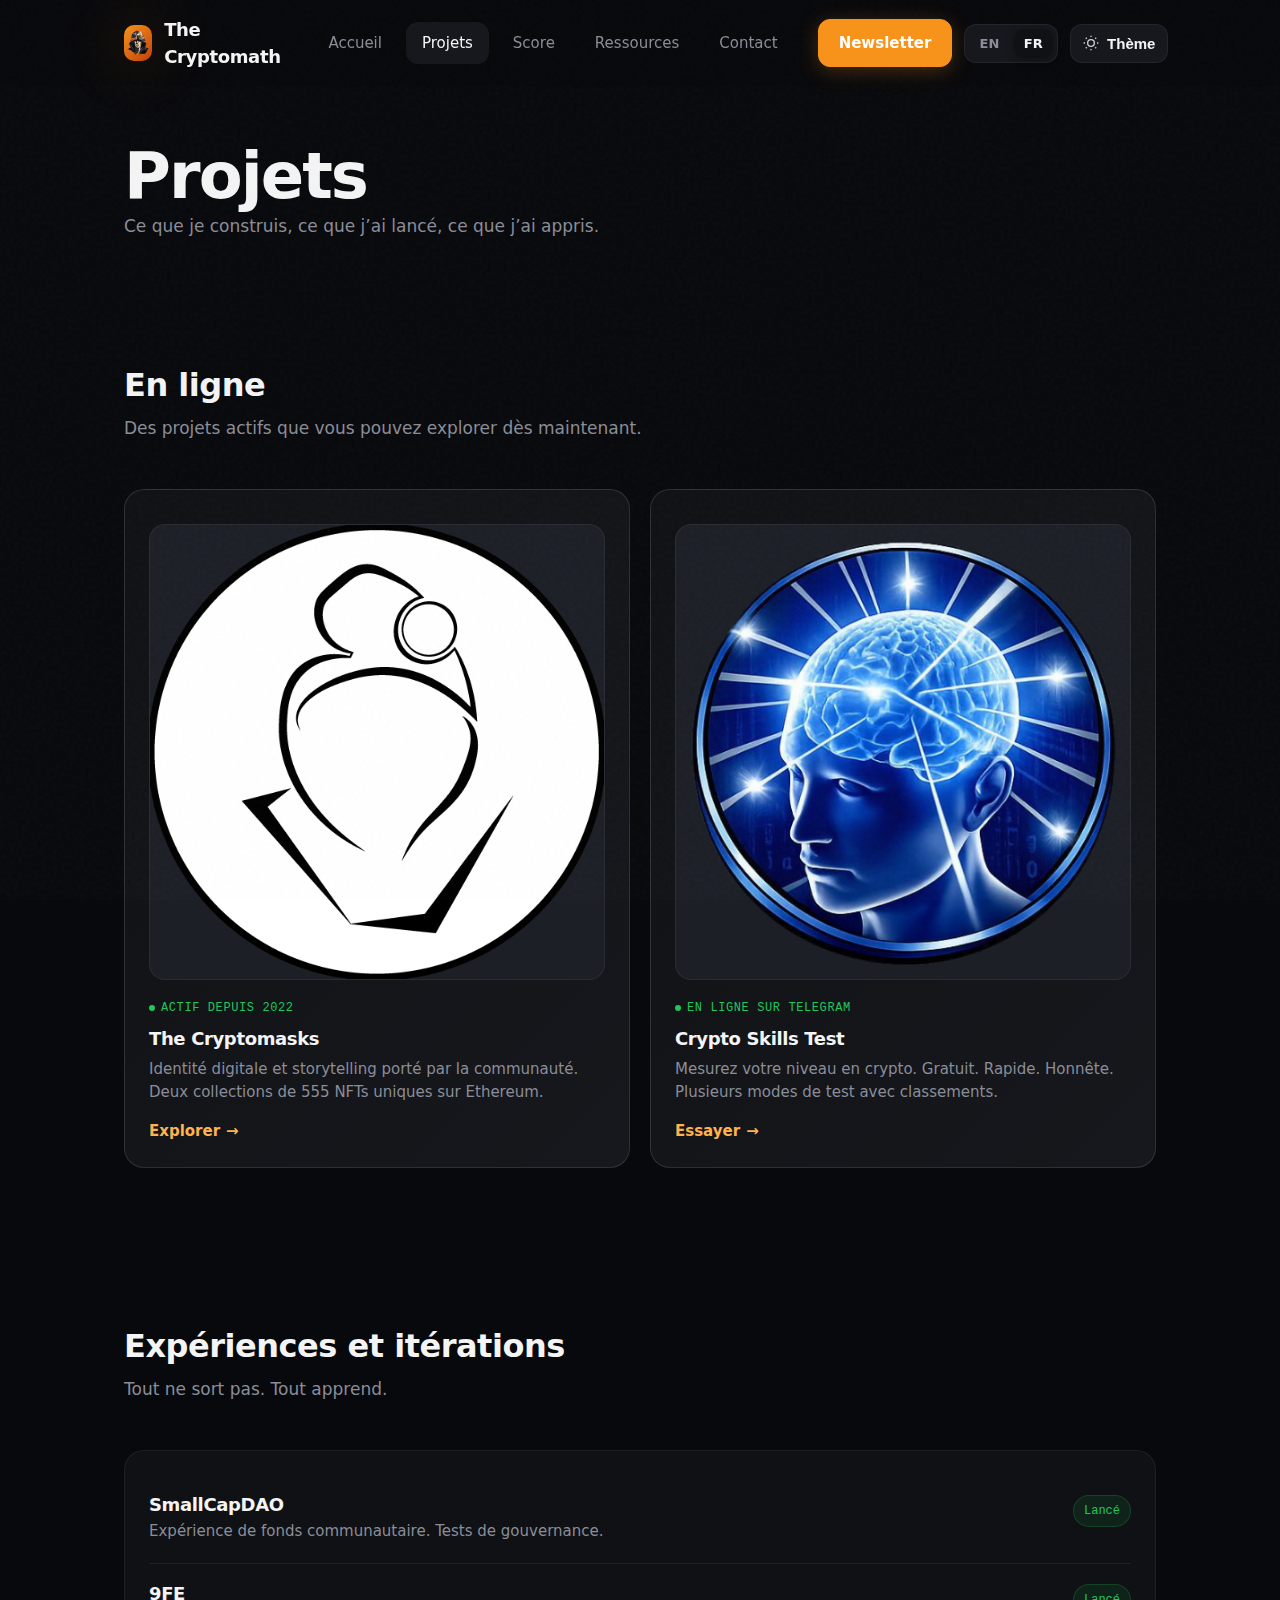
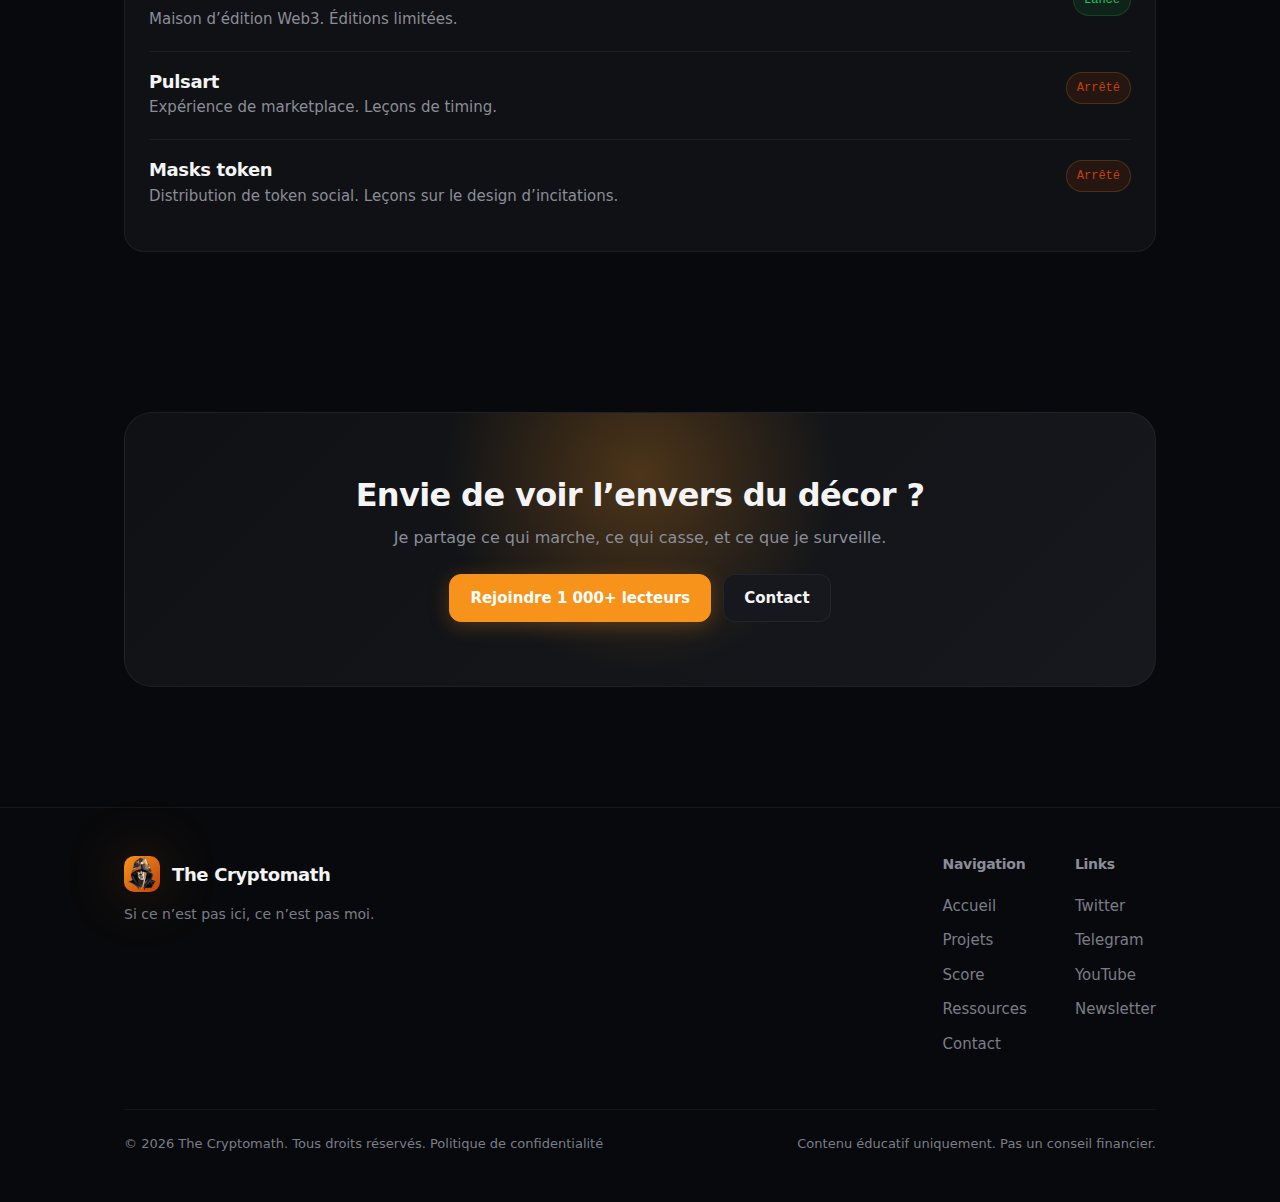
<file: fr/build/index.html>
<!DOCTYPE html>
<html lang="fr" data-theme="dark">
<head>
  <meta charset="UTF-8" />
  <meta name="viewport" content="width=device-width, initial-scale=1.0" />

  <script src="/js/theme.js?v=20260211"></script>

  <title>Projets | The Cryptomath</title>
  <meta name="description" content="Projets actifs, expériences passées et leçons apprises. The Cryptomasks, Crypto Skills Test et plus encore. Ce que je construis dans les crypto." />
  <meta name="color-scheme" content="dark light" />
  <meta name="theme-color" content="#08090c">
  <meta name="theme-color" content="#fbfbfc" media="(prefers-color-scheme: light)">
  <meta name="theme-color" content="#08090c" media="(prefers-color-scheme: dark)">


  <link rel="canonical" href="https://thecryptomath.com/fr/build/" />
  <link rel="alternate" hreflang="en" href="https://thecryptomath.com/build" />
  <link rel="alternate" hreflang="fr" href="https://thecryptomath.com/fr/build/" />
  <link rel="alternate" hreflang="x-default" href="https://thecryptomath.com/build" />

  <meta property="og:title" content="Projets | The Cryptomath" />
  <meta property="og:description" content="Projets actifs, expériences passées et leçons apprises. The Cryptomasks, Crypto Skills Test et plus encore. Ce que je construis dans les crypto." />
  <meta property="og:image" content="https://thecryptomath.com/assets/og.jpg" />
  <meta property="og:image:width" content="1200" />
  <meta property="og:image:height" content="630" />
  <meta property="og:type" content="website" />
  <meta property="og:url" content="https://thecryptomath.com/fr/build/" />
  <meta property="og:site_name" content="The Cryptomath" />

    <meta property="og:locale" content="fr_FR" />
  <meta property="og:locale:alternate" content="en_US" />
<meta name="twitter:card" content="summary_large_image" />
  <meta name="twitter:title" content="Projets | The Cryptomath" />
  <meta name="twitter:description" content="Projets actifs, expériences passées et leçons apprises. The Cryptomasks, Crypto Skills Test et plus encore. Ce que je construis dans les crypto." />
  <meta name="twitter:image" content="https://thecryptomath.com/assets/og.jpg" />
  <meta name="twitter:image:width" content="1200" />
  <meta name="twitter:image:height" content="630" />
  <meta name="twitter:site" content="@thecryptomath" />

  <link rel="icon" href="/favicon.ico" />
  <link rel="apple-touch-icon" href="/assets/apple-touch-icon.png" />

  <link rel="dns-prefetch" href="//static.cloudflareinsights.com" />
  <link rel="preconnect" href="https://static.cloudflareinsights.com" crossorigin="anonymous" />
  <link rel="stylesheet" href="/css/styles.css?v=20260209" />

  <script type="application/ld+json">
  {
    "@context": "https://schema.org",
    "@type": "Person",
    "name": "The Cryptomath",
    "url": "https://thecryptomath.com/",
    "email": "mailto:admin@thecryptomath.com",
    "sameAs": [
      "https://x.com/thecryptomath",
      "https://t.me/thecryptomath",
      "https://www.instagram.com/thecryptomath",
      "https://warpcast.com/thecryptomath",
      "https://www.reddit.com/user/TheCryptomath",
      "https://thecryptomath.substack.com"
    ],
    "description": "Dans les cryptos depuis 2017. J’analyse les tendances, partage des analyses et développe des projets."
  }
  </script>
  <!-- Cloudflare Web Analytics --><script defer src='https://static.cloudflareinsights.com/beacon.min.js' data-cf-beacon='{"token": "199dc53c7f2f4873937f56cdf35084ce"}'></script><!-- End Cloudflare Web Analytics -->
</head>

<body>
    <a class="skip-link" href="#content">Aller au contenu</a>
<header class="topbar">
    <div class="container">
      <nav class="nav">
        <a class="brand" href="/fr/">
          <span class="brand-mark" aria-hidden="true">
            <img class="brand-mark-img" src="/assets/logo.png" alt="" width="192" height="192" />
          </span>
          <span>The Cryptomath</span>
        </a>

        <div class="navlinks" data-navlinks>
          <a href="/fr/">Accueil</a>
          <a href="/fr/build/" aria-current="page">Projets</a>
          <a href="/fr/score/">Score</a>
          <a href="/fr/resources/">Ressources</a>
          <a href="/fr/contact/">Contact</a>
        </div>

        <div class="nav-cta">
          <a class="btn primary" href="/fr/newsletter/">Newsletter</a>
          <div class="lang-switch" aria-label="Sélecteur de langue">
            <a href="/build" lang="en">EN</a>
            <a href="/fr/build/" lang="fr" aria-current="true">FR</a>
          </div>

          <button class="theme-toggle" type="button" data-theme-toggle aria-label="Basculer le thème">
            <svg viewBox="0 0 24 24" fill="none" stroke="currentColor" stroke-width="2" aria-hidden="true">
              <path d="M21 12.79A9 9 0 1 1 11.21 3 7 7 0 0 0 21 12.79z"></path>
            </svg>
            <span>Thème</span>
          </button>

          <button class="mobile-toggle" data-mobile-toggle aria-expanded="false" aria-label="Menu">Menu</button>
        </div>
      </nav>
    </div>
  </header>

  <main id="content">
    <section class="section" style="padding-top: 140px;">
      <div class="container">
        <div class="section-header">
          <h1>Projets</h1>
          <p class="section-sub">Ce que je construis, ce que j’ai lancé, ce que j’ai appris.</p>
        </div>
      </div>
    </section>

    <section class="section" style="padding-top: 0;">
      <div class="container">
        <div class="section-header">
          <h2>En ligne</h2>
          <p class="section-sub">Des projets actifs que vous pouvez explorer dès maintenant.</p>
        </div>

        <div class="grid-2">
          <a href="https://www.thecryptomasks.xyz" target="_blank" rel="noopener" class="card project-card featured">
            <div class="project-thumb">
              <img src="/assets/cryptomasks.png" alt="Projet The Cryptomasks" loading="lazy" width="571" height="572">
            </div>
            <div class="card-label live">Actif depuis 2022</div>
            <h3>The Cryptomasks</h3>
            <p class="card-desc">Identité digitale et storytelling porté par la communauté. Deux collections de 555 NFTs uniques sur Ethereum.</p>
            <span class="card-link">Explorer</span>
          </a>

          <a href="https://t.me/CryptoSkillsTestBot" target="_blank" rel="noopener" class="card project-card featured">
            <div class="project-thumb">
              <img src="/assets/skills-test.png" alt="Crypto Skills Test sur Telegram" loading="lazy" width="512" height="512">
            </div>
            <div class="card-label live">En ligne sur Telegram</div>
            <h3>Crypto Skills Test</h3>
            <p class="card-desc">Mesurez votre niveau en crypto. Gratuit. Rapide. Honnête. Plusieurs modes de test avec classements.</p>
            <span class="card-link">Essayer</span>
          </a>
        </div>
      </div>
    </section>

    <section class="section">
      <div class="container">
        <div class="section-header">
          <h2>Expériences et itérations</h2>
          <p class="section-sub">Tout ne sort pas. Tout apprend.</p>
        </div>

        <div class="card">
          <div class="experiment">
            <div class="experiment-info">
              <h3>SmallCapDAO</h3>
              <p class="experiment-desc">Expérience de fonds communautaire. Tests de gouvernance.</p>
            </div>
            <span class="experiment-status shipped">Lancé</span>
          </div>

          <div class="experiment">
            <div class="experiment-info">
              <h3>9FE</h3>
              <p class="experiment-desc">Maison d’édition Web3. Éditions limitées.</p>
            </div>
            <span class="experiment-status shipped">Lancé</span>
          </div>

          <div class="experiment">
            <div class="experiment-info">
              <h3>Pulsart</h3>
              <p class="experiment-desc">Expérience de marketplace. Leçons de timing.</p>
            </div>
            <span class="experiment-status sunset">Arrêté</span>
          </div>

          <div class="experiment">
            <div class="experiment-info">
              <h3>Masks token</h3>
              <p class="experiment-desc">Distribution de token social. Leçons sur le design d’incitations.</p>
            </div>
            <span class="experiment-status sunset">Arrêté</span>
          </div>
        </div>
      </div>
    </section>

    <section class="section">
      <div class="container">
        <div class="cta-block">
          <h2>Envie de voir l’envers du décor ?</h2>
          <p>Je partage ce qui marche, ce qui casse, et ce que je surveille.</p>
          <div style="display:flex;gap:12px;justify-content:center;flex-wrap:wrap;">
            <a href="/fr/newsletter/" class="btn primary">Rejoindre 1 000+ lecteurs</a>
            <a href="/fr/contact/" class="btn">Contact</a>
          </div>
        </div>
      </div>
    </section>
  </main>

  <footer class="footer">
  <div class="container">
    <div class="footer-content">
      <div class="footer-brand">
        <a class="brand" href="/fr/" aria-label="Accueil The Cryptomath">
          <span class="brand-mark" aria-hidden="true">
            <img class="brand-mark-img" src="/assets/logo.png" alt="" width="192" height="192" />
          </span>
          <span>The Cryptomath</span>
        </a>
        <p>Si ce n’est pas ici, ce n’est pas moi.</p>
      </div>

      <div class="footer-links">
        <div class="footer-col">
          <h2>Navigation</h2>
          <a href="/fr/">Accueil</a>
          <a href="/fr/build/">Projets</a>
          <a href="/fr/score/">Score</a>
          <a href="/fr/resources/">Ressources</a>
          <a href="/fr/contact/">Contact</a>
        </div>

        <div class="footer-col">
          <h2>Links</h2>
          <a href="https://x.com/thecryptomath" target="_blank" rel="noopener">
            Twitter <span class="sr-only">(ouvre dans un nouvel onglet)</span>
          </a>
          <a href="https://t.me/thecryptomath" target="_blank" rel="noopener">
            Telegram <span class="sr-only">(ouvre dans un nouvel onglet)</span>
          </a>
          <a href="https://www.youtube.com/@TheCryptomath" target="_blank" rel="noopener">
            YouTube <span class="sr-only">(ouvre dans un nouvel onglet)</span>
          </a>
          <a href="/fr/newsletter/">Newsletter</a>
        </div>
      </div>
    </div>

    <div class="footer-bottom">
      <p>© <span data-year></span> The Cryptomath. Tous droits réservés. <a href="/fr/privacy/">Politique de confidentialité</a></p>
      <p>Contenu éducatif uniquement. Pas un conseil financier.</p>
    </div>
  </div>
 </footer>

 <script defer src="/js/main.js?v=20260211"></script>
</body>
</html>
</file>
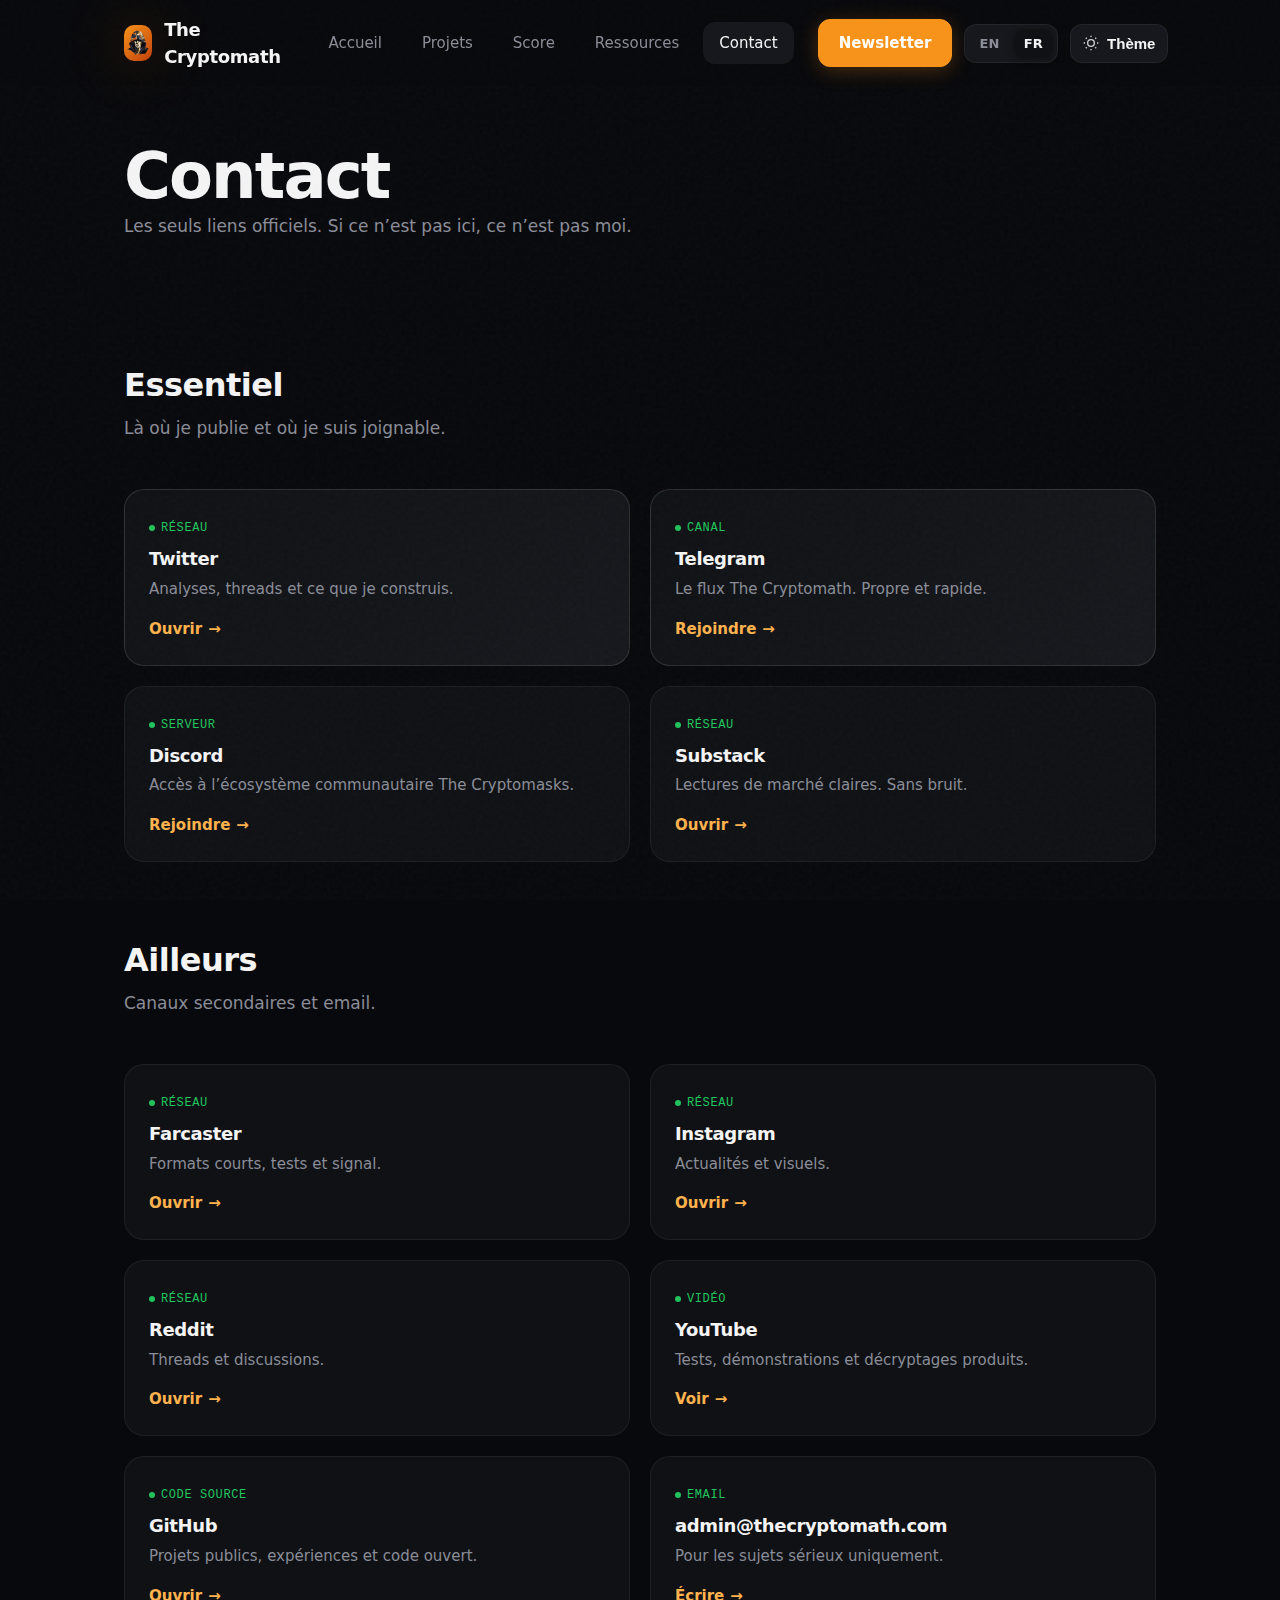
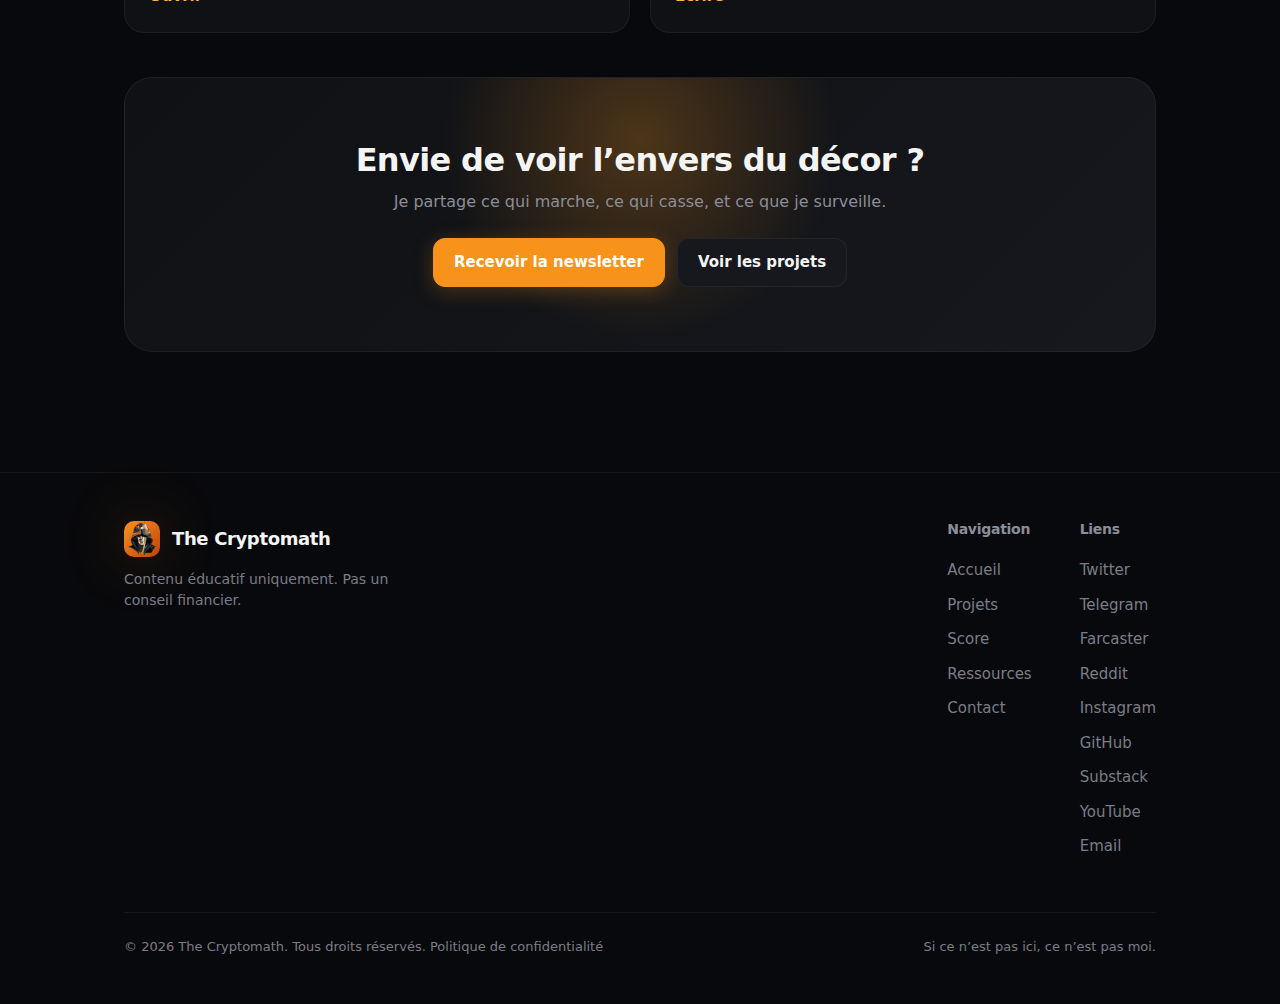
<file: fr/connect/index.html>
<!DOCTYPE html>

<html lang="fr">
<head>
<meta charset="utf-8"/>
<meta content="0; url=/fr/contact/" http-equiv="refresh"/>
<link href="https://thecryptomath.com/fr/contact/" rel="canonical"/>
<title>Redirection…</title>

<meta content="Redirection vers la page Contact officielle de The Cryptomath." name="description"/>
<meta content="noindex,follow" name="robots"/></head>
<body><h1 class="sr-only">Redirection vers Contact</h1>

<p>Cette page a été déplacée. <a href="/fr/contact/">Cliquez ici</a>.</p>
</body>
</html>
</file>
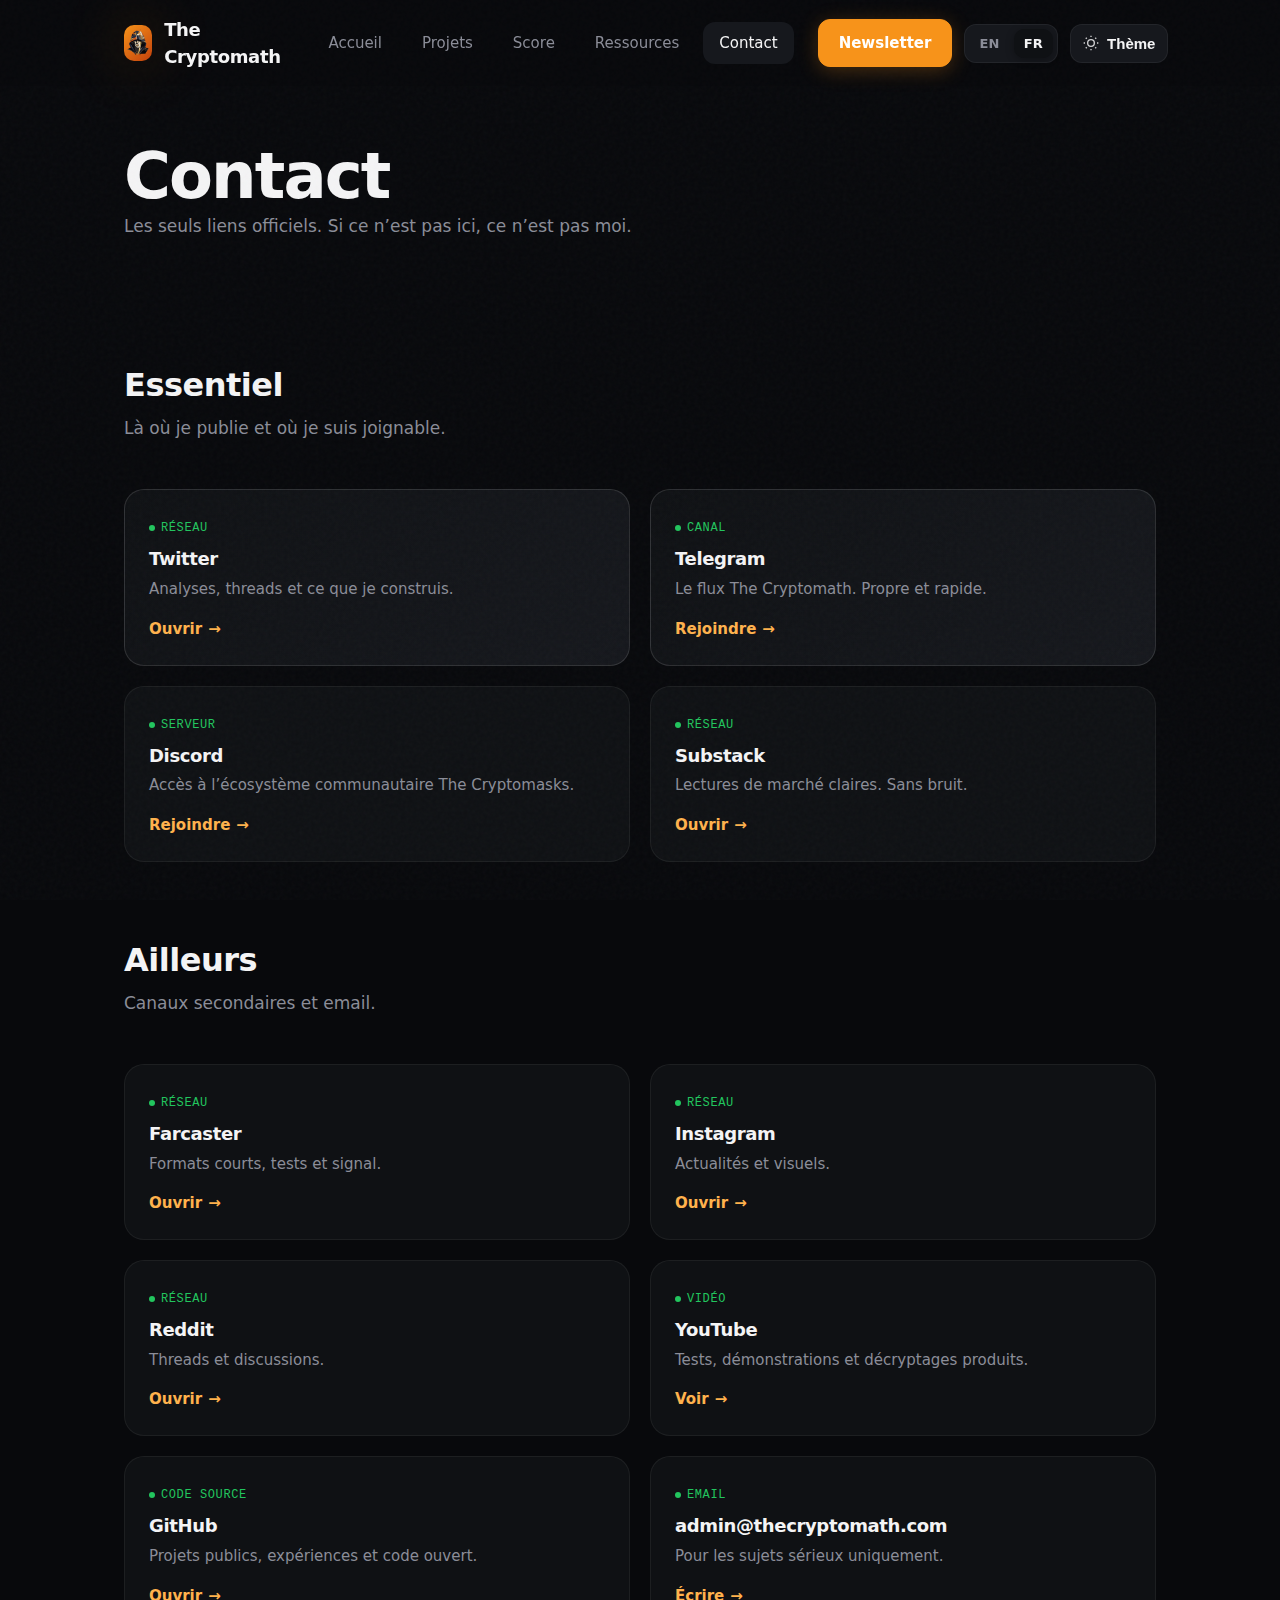
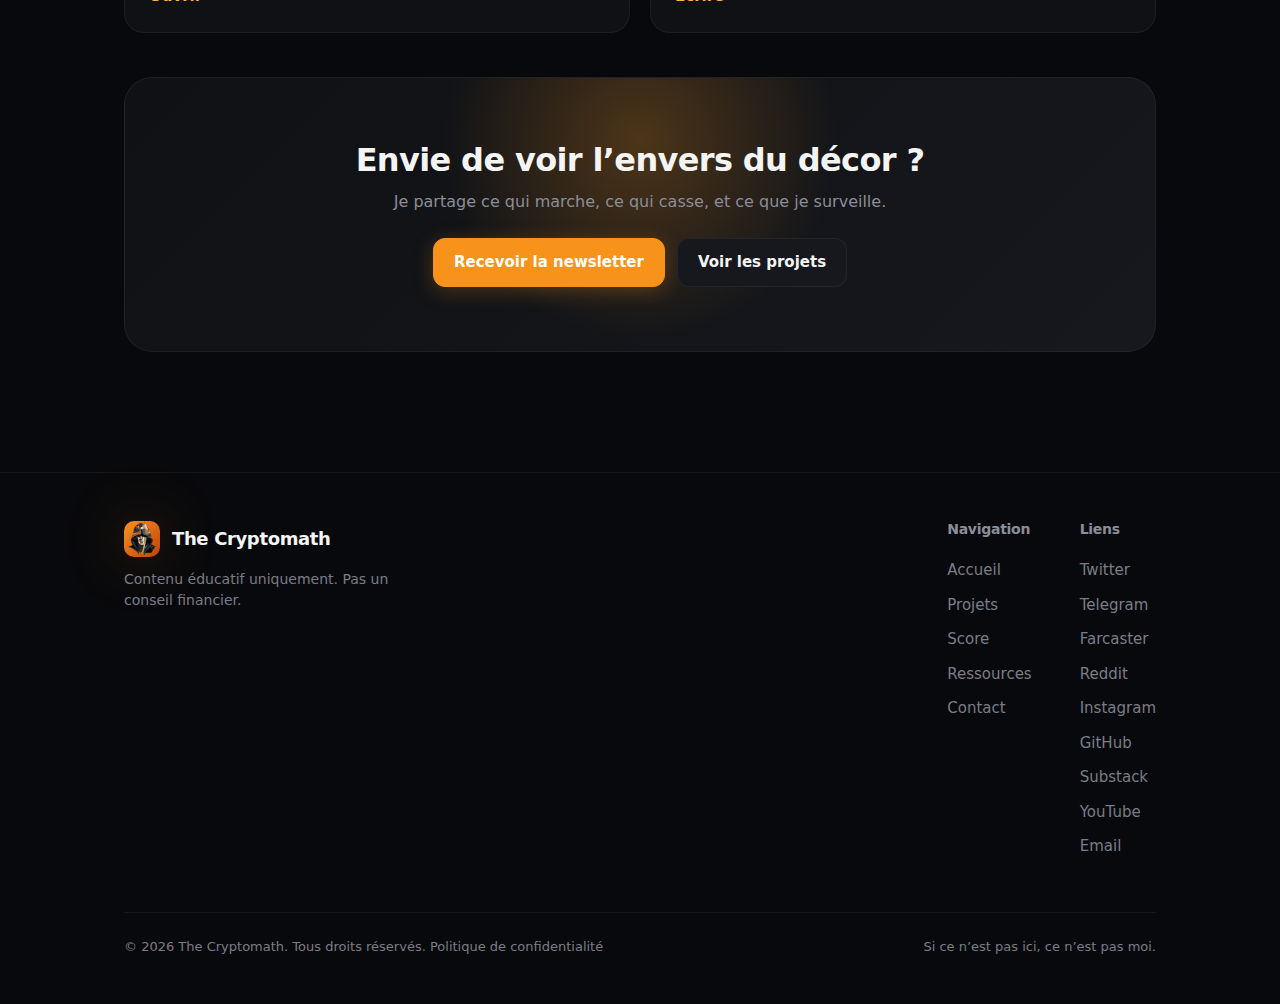
<file: fr/contact/index.html>
<!DOCTYPE html>
<html lang="fr" data-theme="dark">
<head>
  <meta charset="utf-8" />
  <meta name="viewport" content="width=device-width, initial-scale=1" />

  <script src="/js/theme.js?v=20260211"></script>

  <title>Contact | The Cryptomath</title>
  <meta name="description" content="Liens officiels et comptes vérifiés. Un seul endroit pour me contacter, suivre mon travail et éviter les faux comptes. Newsletter, outils et réseaux." />
  <meta name="color-scheme" content="dark light" />
  <meta name="theme-color" content="#08090c">
  <meta name="theme-color" content="#fbfbfc" media="(prefers-color-scheme: light)">
  <meta name="theme-color" content="#08090c" media="(prefers-color-scheme: dark)">

  <link rel="canonical" href="https://thecryptomath.com/fr/contact/" />
  <link rel="alternate" hreflang="en" href="https://thecryptomath.com/connect" />
  <link rel="alternate" hreflang="fr" href="https://thecryptomath.com/fr/contact/" />
  <link rel="alternate" hreflang="x-default" href="https://thecryptomath.com/connect" />

  <meta property="og:title" content="Contact | The Cryptomath" />
  <meta property="og:description" content="Liens officiels et comptes vérifiés. Un seul endroit pour me contacter, suivre mon travail et éviter les faux comptes. Newsletter, outils et réseaux." />
  <meta property="og:image" content="https://thecryptomath.com/assets/og.jpg" />
  <meta property="og:image:width" content="1200" />
  <meta property="og:image:height" content="630" />
  <meta property="og:type" content="website" />
  <meta property="og:url" content="https://thecryptomath.com/fr/contact/" />
  <meta property="og:site_name" content="The Cryptomath" />

  <meta property="og:locale" content="fr_FR" />
  <meta property="og:locale:alternate" content="en_US" />
  <meta name="twitter:card" content="summary_large_image" />
  <meta name="twitter:title" content="Contact | The Cryptomath" />
  <meta name="twitter:description" content="Liens officiels et comptes vérifiés. Un seul endroit pour me contacter, suivre mon travail et éviter les faux comptes. Newsletter, outils et réseaux." />
  <meta name="twitter:image" content="https://thecryptomath.com/assets/og.jpg" />
  <meta name="twitter:image:width" content="1200" />
  <meta name="twitter:image:height" content="630" />
  <meta name="twitter:site" content="@thecryptomath" />

  <!-- Icons -->
  <link rel="icon" href="/favicon.ico" />
  <link rel="apple-touch-icon" href="/assets/apple-touch-icon.png" />

  <link rel="dns-prefetch" href="//static.cloudflareinsights.com" />
  <link rel="preconnect" href="https://static.cloudflareinsights.com" crossorigin="anonymous" />
  <link rel="stylesheet" href="/css/styles.css?v=20260209" />

  <script type="application/ld+json">
  {
    "@context": "https://schema.org",
    "@type": "Person",
    "name": "The Cryptomath",
    "url": "https://thecryptomath.com/",
    "email": "mailto:admin@thecryptomath.com",
    "sameAs": [
      "https://x.com/thecryptomath",
      "https://t.me/thecryptomath",
      "https://www.instagram.com/thecryptomath",
      "https://warpcast.com/thecryptomath",
      "https://www.reddit.com/user/TheCryptomath",
      "https://substack.com/@thecryptomath"
    ],
    "description": "Dans les cryptos depuis 2017. J’analyse les tendances, partage des analyses et développe des projets."
  }
  </script>
  <!-- Cloudflare Web Analytics --><script defer src='https://static.cloudflareinsights.com/beacon.min.js' data-cf-beacon='{"token": "199dc53c7f2f4873937f56cdf35084ce"}'></script><!-- End Cloudflare Web Analytics -->
</head>

<body>
  <a class="skip-link" href="#content">Aller au contenu</a>

  <header class="topbar">
    <div class="container">
      <nav class="nav">
        <a class="brand" href="/fr/">
          <span class="brand-mark" aria-hidden="true">
            <img class="brand-mark-img" src="/assets/logo.png" alt="" width="192" height="192" />
          </span>
          <span>The Cryptomath</span>
        </a>

        <div class="navlinks" data-navlinks>
          <a href="/fr/">Accueil</a>
          <a href="/fr/build/">Projets</a>
          <a href="/fr/score/">Score</a>
          <a href="/fr/resources/">Ressources</a>
          <a href="/fr/contact/" aria-current="page">Contact</a>
        </div>

        <div class="nav-cta">
          <a class="btn primary" href="/fr/newsletter/">Newsletter</a>
          <div class="lang-switch" aria-label="Sélecteur de langue">
            <a href="/connect" lang="en">EN</a>
            <a href="/fr/contact/" lang="fr" aria-current="true">FR</a>
          </div>

          <button class="theme-toggle" type="button" data-theme-toggle aria-label="Basculer le thème">
            <svg viewBox="0 0 24 24" fill="none" stroke="currentColor" stroke-width="2" aria-hidden="true">
              <path d="M21 12.79A9 9 0 1 1 11.21 3 7 7 0 0 0 21 12.79z"></path>
            </svg>
            <span>Thème</span>
          </button>

          <button class="mobile-toggle" data-mobile-toggle aria-expanded="false" aria-label="Menu">Menu</button>
        </div>
      </nav>
    </div>
  </header>

  <main id="content">
    <!-- Hero -->
    <section class="section" style="padding-top: 140px;">
      <div class="container">
        <div class="section-header">
          <h1>Contact</h1>
          <p class="section-sub">Les seuls liens officiels. Si ce n’est pas ici, ce n’est pas moi.</p>
        </div>
      </div>
    </section>

    <!-- Core -->
    <section class="section" style="padding-top: 0;">
      <div class="container">
        <div class="section-header">
          <h2>Essentiel</h2>
          <p class="section-sub">Là où je publie et où je suis joignable.</p>
        </div>

        <div class="grid-2">
          <a class="card project-card featured" href="https://x.com/thecryptomath" target="_blank" rel="noopener">
            <div class="card-label live">Réseau</div>
            <h3>Twitter</h3>
            <p class="card-desc">Analyses, threads et ce que je construis.</p>
            <span class="card-link">Ouvrir</span>
          </a>

          <a class="card project-card featured" href="https://t.me/thecryptomath" target="_blank" rel="noopener">
            <div class="card-label live">Canal</div>
            <h3>Telegram</h3>
            <p class="card-desc">Le flux The Cryptomath. Propre et rapide.</p>
            <span class="card-link">Rejoindre</span>
          </a>

          <a class="card project-card" href="https://discord.gg/the-cryptomasks-931784419411386408" target="_blank" rel="noopener">
            <div class="card-label live">Serveur</div>
            <h3>Discord</h3>
            <p class="card-desc">Accès à l’écosystème communautaire The Cryptomasks.</p>
            <span class="card-link">Rejoindre</span>
          </a>

          <a class="card project-card" href="https://substack.com/@thecryptomath" target="_blank" rel="noopener">
            <div class="card-label live">Réseau</div>
            <h3>Substack</h3>
            <p class="card-desc">Lectures de marché claires. Sans bruit.</p>
            <span class="card-link">Ouvrir</span>
          </a>
        </div>
      </div>
    </section>

    <!-- Elsewhere -->
    <section class="section" style="padding-top: 0;">
      <div class="container">
        <div class="section-header">
          <h2>Ailleurs</h2>
          <p class="section-sub">Canaux secondaires et email.</p>
        </div>

        <div class="grid-2">
          <a class="card project-card" href="https://warpcast.com/thecryptomath" target="_blank" rel="noopener">
            <div class="card-label live">Réseau</div>
            <h3>Farcaster</h3>
            <p class="card-desc">Formats courts, tests et signal.</p>
            <span class="card-link">Ouvrir</span>
          </a>

          <a class="card project-card" href="https://www.instagram.com/thecryptomath" target="_blank" rel="noopener">
            <div class="card-label live">Réseau</div>
            <h3>Instagram</h3>
            <p class="card-desc">Actualités et visuels.</p>
            <span class="card-link">Ouvrir</span>
          </a>

          <a class="card project-card" href="https://www.reddit.com/user/TheCryptomath" target="_blank" rel="noopener">
            <div class="card-label live">Réseau</div>
            <h3>Reddit</h3>
            <p class="card-desc">Threads et discussions.</p>
            <span class="card-link">Ouvrir</span>
          </a>

          <a class="card project-card" href="https://www.youtube.com/@TheCryptomath" target="_blank" rel="noopener">
            <div class="card-label live">Vidéo</div>
            <h3>YouTube</h3>
            <p class="card-desc">Tests, démonstrations et décryptages produits.</p>
            <span class="card-link">Voir</span>
          </a>

          <a class="card project-card" href="https://github.com/TheCryptomath" target="_blank" rel="noopener">
            <div class="card-label live">Code source</div>
            <h3>GitHub</h3>
            <p class="card-desc">Projets publics, expériences et code ouvert.</p>
            <span class="card-link">Ouvrir</span>
          </a>

          <a class="card project-card" href="mailto:admin@thecryptomath.com">
            <div class="card-label live">Email</div>
            <h3>admin@thecryptomath.com</h3>
            <p class="card-desc">Pour les sujets sérieux uniquement.</p>
            <span class="card-link">Écrire</span>
          </a>
        </div>

        <div class="cta-block" style="margin-top: 44px;">
          <h2>Envie de voir l’envers du décor ?</h2>
          <p>Je partage ce qui marche, ce qui casse, et ce que je surveille.</p>
          <div style="display: flex; gap: 12px; justify-content: center; flex-wrap: wrap;">
            <a href="/fr/newsletter/" class="btn primary">Recevoir la newsletter</a>
            <a href="/fr/build/" class="btn">Voir les projets</a>
          </div>
        </div>
      </div>
    </section>
  </main>

  <footer class="footer">
    <div class="container">
      <div class="footer-content">
        <div class="footer-brand">
          <a class="brand" href="/fr/" aria-label="Accueil The Cryptomath">
            <span class="brand-mark" aria-hidden="true">
              <img class="brand-mark-img" src="/assets/logo.png" alt="" width="192" height="192" />
            </span>
            <span>The Cryptomath</span>
          </a>
          <p>Contenu éducatif uniquement. Pas un conseil financier.</p>
        </div>

        <div class="footer-links">
          <div class="footer-col">
            <h2>Navigation</h2>
            <a href="/fr/">Accueil</a>
            <a href="/fr/build/">Projets</a>
            <a href="/fr/score/">Score</a>
            <a href="/fr/resources/">Ressources</a>
            <a href="/fr/contact/">Contact</a>
          </div>

          <div class="footer-col">
            <h2>Liens</h2>
            <a href="https://x.com/thecryptomath" target="_blank" rel="noopener">
              Twitter <span class="sr-only">(ouvre dans un nouvel onglet)</span>
            </a>
            <a href="https://t.me/thecryptomath" target="_blank" rel="noopener">
              Telegram <span class="sr-only">(ouvre dans un nouvel onglet)</span>
            </a>
            <a href="https://warpcast.com/thecryptomath" target="_blank" rel="noopener">
              Farcaster <span class="sr-only">(ouvre dans un nouvel onglet)</span>
            </a>
            <a href="https://www.reddit.com/user/TheCryptomath" target="_blank" rel="noopener">
              Reddit <span class="sr-only">(ouvre dans un nouvel onglet)</span>
            </a>
            <a href="https://www.instagram.com/thecryptomath" target="_blank" rel="noopener">
              Instagram <span class="sr-only">(ouvre dans un nouvel onglet)</span>
            </a>
            <a href="https://github.com/TheCryptomath" target="_blank" rel="noopener">
              GitHub <span class="sr-only">(ouvre dans un nouvel onglet)</span>
            </a>
            <a href="https://substack.com/@thecryptomath" target="_blank" rel="noopener">
              Substack <span class="sr-only">(ouvre dans un nouvel onglet)</span>
            </a>
            <a href="https://www.youtube.com/@TheCryptomath" target="_blank" rel="noopener">
              YouTube <span class="sr-only">(ouvre dans un nouvel onglet)</span>
            </a>
            <a href="mailto:admin@thecryptomath.com">Email</a>
          </div>
        </div>
      </div>

      <div class="footer-bottom">
        <p>© <span data-year></span> The Cryptomath. Tous droits réservés. <a href="/fr/privacy/">Politique de confidentialité</a></p>
        <p>Si ce n’est pas ici, ce n’est pas moi.</p>
      </div>
    </div>
  </footer>

  <script defer src="/js/main.js?v=20260211"></script>
</body>
</html>
</file>
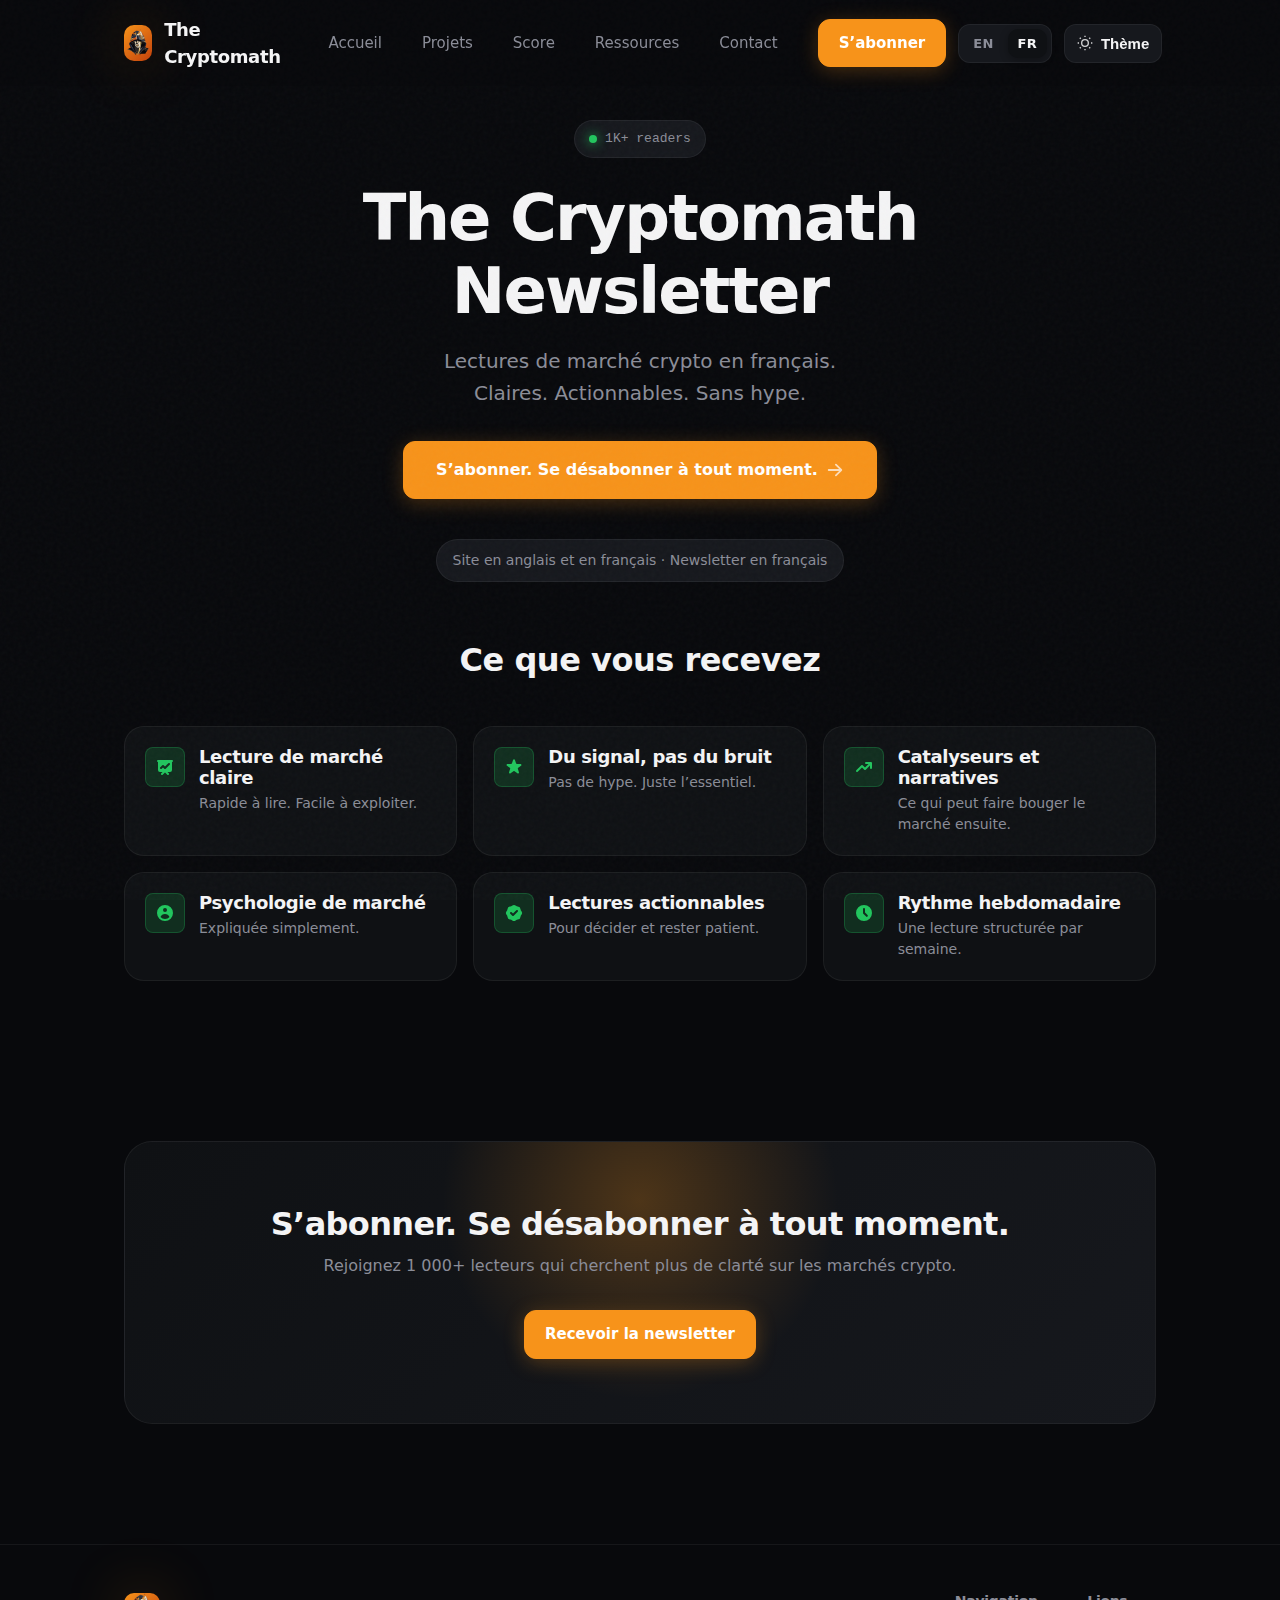
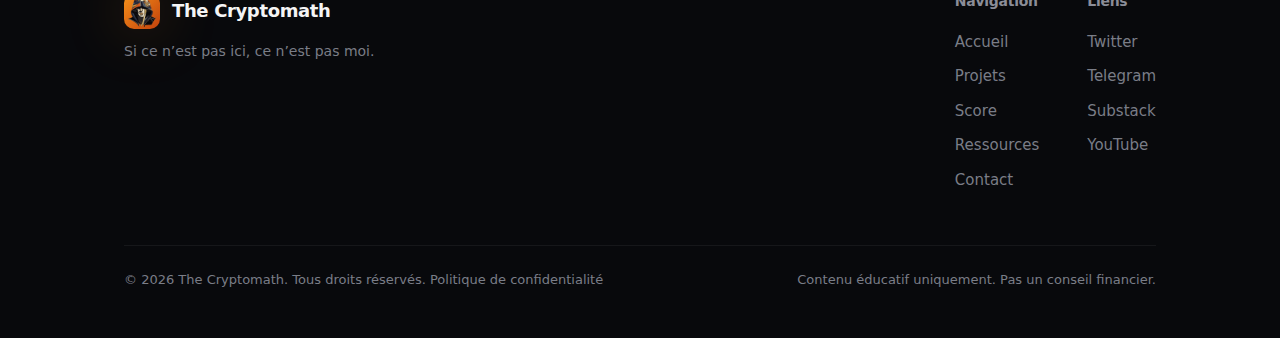
<file: fr/newsletter/index.html>
<!DOCTYPE html>
<html lang="fr" data-theme="dark">
<head>
  <meta charset="UTF-8" />
  <meta name="viewport" content="width=device-width, initial-scale=1.0" />

  <script src="/js/theme.js?v=20260211"></script>

  <title>Newsletter | The Cryptomath</title>
  <meta name="description" content="Lectures de marché par The Cryptomath. Un contexte clair et actionnable sur les tendances, les configurations et les récits de marché. À lire sur Substack. Newsletter en français." />
  <meta name="color-scheme" content="dark light" />
  <meta name="theme-color" content="#08090c">
  <meta name="theme-color" content="#fbfbfc" media="(prefers-color-scheme: light)">
  <meta name="theme-color" content="#08090c" media="(prefers-color-scheme: dark)">


  <link rel="canonical" href="https://thecryptomath.com/fr/newsletter/" />
  <link rel="alternate" hreflang="en" href="https://thecryptomath.com/newsletter" />
  <link rel="alternate" hreflang="fr" href="https://thecryptomath.com/fr/newsletter/" />
  <link rel="alternate" hreflang="x-default" href="https://thecryptomath.com/newsletter" />

  <meta property="og:site_name" content="The Cryptomath" />
    <meta property="og:locale" content="fr_FR" />
  <meta property="og:locale:alternate" content="en_US" />
<meta property="og:title" content="Newsletter | The Cryptomath" />
  <meta property="og:description" content="Lectures de marché par The Cryptomath. Un contexte clair et actionnable sur les tendances, les configurations et les récits de marché. À lire sur Substack. Newsletter en français." />
  <meta property="og:image" content="https://thecryptomath.com/assets/og.jpg" />
  <meta property="og:image:width" content="1200" />
  <meta property="og:image:height" content="630" />
  <meta property="og:type" content="website" />
  <meta property="og:url" content="https://thecryptomath.com/fr/newsletter/" />

  <meta name="twitter:card" content="summary_large_image" />
  <meta name="twitter:site" content="@thecryptomath" />
  <meta name="twitter:title" content="Newsletter | The Cryptomath" />
  <meta name="twitter:description" content="Lectures de marché par The Cryptomath. Un contexte clair et actionnable sur les tendances, les configurations et les récits de marché. À lire sur Substack. Newsletter en français." />
  <meta name="twitter:image" content="https://thecryptomath.com/assets/og.jpg" />
  <meta name="twitter:image:width" content="1200" />
  <meta name="twitter:image:height" content="630" />

  <!-- Icons -->
  <link rel="icon" href="/favicon.ico" />
  <link rel="apple-touch-icon" href="/assets/apple-touch-icon.png" />

  <!-- Theme anti flash -->
  <link rel="dns-prefetch" href="//static.cloudflareinsights.com" />
  <link rel="preconnect" href="https://static.cloudflareinsights.com" crossorigin="anonymous" />
  <link rel="stylesheet" href="/css/styles.css?v=20260209" />

  <!-- Schema -->
  <script type="application/ld+json">
    {
      "@context": "https://schema.org",
      "@type": "Person",
      "name": "The Cryptomath",
      "url": "https://thecryptomath.com",
      "email": "mailto:admin@thecryptomath.com",
      "description": "Dans les cryptos depuis 2017. J’analyse les tendances, partage des analyses et développe des projets.",
      "sameAs": [
        "https://x.com/thecryptomath",
        "https://t.me/thecryptomath",
        "https://www.instagram.com/thecryptomath",
        "https://warpcast.com/thecryptomath",
        "https://www.reddit.com/user/TheCryptomath",
        "https://thecryptomath.substack.com"
      ]
    }
  </script>
  <!-- Cloudflare Web Analytics --><script defer src='https://static.cloudflareinsights.com/beacon.min.js' data-cf-beacon='{"token": "199dc53c7f2f4873937f56cdf35084ce"}'></script><!-- End Cloudflare Web Analytics -->
</head>

<body>
  <a class="skip-link" href="#content">Aller au contenu</a>

  <header class="topbar">
    <div class="container">
      <nav class="nav">
        <a class="brand" href="/fr/" aria-label="Accueil The Cryptomath">
          <span class="brand-mark" aria-hidden="true">
            <img class="brand-mark-img" src="/assets/logo.png" alt="" width="192" height="192" />
          </span>
          <span>The Cryptomath</span>
        </a>

        <div class="navlinks" data-navlinks>
          <a href="/fr/">Accueil</a>
          <a href="/fr/build/">Projets</a>
          <a href="/fr/score/">Score</a>
          <a href="/fr/resources/">Ressources</a>
          <a href="/fr/contact/">Contact</a>
        </div>

        <div class="nav-cta">
          <a class="btn primary" href="https://thecryptomath.substack.com/" target="_blank" rel="noopener">S’abonner</a>
          <div class="lang-switch" aria-label="Sélecteur de langue">
            <a href="/newsletter" lang="en">EN</a>
            <a href="/fr/newsletter/" lang="fr" aria-current="true">FR</a>
          </div>

          <button class="theme-toggle" type="button" data-theme-toggle aria-label="Basculer le thème">
            <svg viewBox="0 0 24 24" fill="none" stroke="currentColor" stroke-width="2" aria-hidden="true">
              <path d="M21 12.79A9 9 0 1 1 11.21 3 7 7 0 0 0 21 12.79z"></path>
            </svg>
            <span>Thème</span>
          </button>

          <button class="mobile-toggle" data-mobile-toggle aria-expanded="false" aria-label="Menu">Menu</button>
        </div>
      </nav>
    </div>
  </header>

  <main id="content">
    <section class="newsletter-hero">
      <div class="hero-badge" style="margin-bottom: 24px;">
        1K+ readers
      </div>

      <h1>The Cryptomath<br />Newsletter</h1>

      <p class="hero-sub">
        Lectures de marché crypto en français.<br />
        Claires. Actionnables. Sans hype.
      </p>

      <div class="hero-actions" style="justify-content: center;">
        <a href="https://thecryptomath.substack.com/" target="_blank" rel="noopener" class="btn primary" style="padding: 16px 32px; font-size: 1rem;">
          S’abonner. Se désabonner à tout moment.
          <svg class="btn-icon" viewBox="0 0 20 20" fill="currentColor" aria-hidden="true">
            <path fill-rule="evenodd" d="M10.293 3.293a1 1 0 011.414 0l6 6a1 1 0 010 1.414l-6 6a1 1 0 01-1.414-1.414L14.586 11H3a1 1 0 110-2h11.586l-4.293-4.293a1 1 0 010-1.414z" clip-rule="evenodd" />
          </svg>
        </a>
      </div>

      <p class="language-note">
        Site en anglais et en français · Newsletter en français
      </p>
    </section>

    <section class="section" style="padding-top: 0;">
      <div class="container">
        <div class="section-header" style="text-align: center; margin-bottom: 32px;">
          <h2>Ce que vous recevez</h2>
        </div>

        <div class="benefits-grid">
          <div class="benefit">
            <div class="benefit-icon">
              <svg width="20" height="20" viewBox="0 0 20 20" fill="currentColor" aria-hidden="true">
                <path fill-rule="evenodd" d="M3 3a1 1 0 000 2v8a2 2 0 002 2h2.586l-1.293 1.293a1 1 0 101.414 1.414L10 15.414l2.293 2.293a1 1 0 001.414-1.414L12.414 15H15a2 2 0 002-2V5a1 1 0 100-2H3zm11.707 4.707a1 1 0 00-1.414-1.414L10 9.586 8.707 8.293a1 1 0 00-1.414 0l-2 2a1 1 0 101.414 1.414L8 10.414l1.293 1.293a1 1 0 001.414 0l4-4z" clip-rule="evenodd" />
              </svg>
            </div>
            <div>
              <h3>Lecture de marché claire</h3>
              <p>Rapide à lire. Facile à exploiter.</p>
            </div>
          </div>

          <div class="benefit">
            <div class="benefit-icon">
              <svg width="20" height="20" viewBox="0 0 20 20" fill="currentColor" aria-hidden="true">
                <path d="M9.049 2.927c.3-.921 1.603-.921 1.902 0l1.07 3.292a1 1 0 00.95.69h3.462c.969 0 1.371 1.24.588 1.81l-2.8 2.034a1 1 0 00-.364 1.118l1.07 3.292c.3.921-.755 1.688-1.54 1.118l-2.8-2.034a1 1 0 00-1.175 0l-2.8 2.034c-.784.57-1.838-.197-1.539-1.118l1.07-3.292a1 1 0 00-.364-1.118L2.98 8.72c-.783-.57-.38-1.81.588-1.81h3.461a1 1 0 00.951-.69l1.07-3.292z" />
              </svg>
            </div>
            <div>
              <h3>Du signal, pas du bruit</h3>
              <p>Pas de hype. Juste l’essentiel.</p>
            </div>
          </div>

          <div class="benefit">
            <div class="benefit-icon">
              <svg width="20" height="20" viewBox="0 0 20 20" fill="currentColor" aria-hidden="true">
                <path fill-rule="evenodd" d="M12 7a1 1 0 110-2h5a1 1 0 011 1v5a1 1 0 11-2 0V8.414l-4.293 4.293a1 1 0 01-1.414 0L8 10.414l-4.293 4.293a1 1 0 01-1.414-1.414l5-5a1 1 0 011.414 0L11 10.586 14.586 7H12z" clip-rule="evenodd" />
              </svg>
            </div>
            <div>
              <h3>Catalyseurs et narratives</h3>
              <p>Ce qui peut faire bouger le marché ensuite.</p>
            </div>
          </div>

          <div class="benefit">
            <div class="benefit-icon">
              <svg width="20" height="20" viewBox="0 0 20 20" fill="currentColor" aria-hidden="true">
                <path fill-rule="evenodd" d="M18 10a8 8 0 11-16 0 8 8 0 0116 0zm-6-3a2 2 0 11-4 0 2 2 0 014 0zm-2 4a5 5 0 00-4.546 2.916A5.986 5.986 0 0010 16a5.986 5 0 004.546-2.084A5 5 0 0010 11z" clip-rule="evenodd" />
              </svg>
            </div>
            <div>
              <h3>Psychologie de marché</h3>
              <p>Expliquée simplement.</p>
            </div>
          </div>

          <div class="benefit">
            <div class="benefit-icon">
              <svg width="20" height="20" viewBox="0 0 20 20" fill="currentColor" aria-hidden="true">
                <path fill-rule="evenodd" d="M6.267 3.455a3.066 3.066 0 001.745-.723 3.066 3.066 0 013.976 0 3.066 3.066 0 001.745.723 3.066 3.066 0 012.812 2.812c.051.643.304 1.254.723 1.745a3.066 3.066 0 010 3.976 3.066 3.066 0 00-.723 1.745 3.066 3.066 0 01-2.812 2.812 3.066 3.066 0 00-1.745.723 3.066 3.066 0 01-3.976 0 3.066 3.066 0 00-1.745-.723 3.066 3.066 0 01-2.812-2.812 3.066 3.066 0 00-.723-1.745 3.066 3.066 0 010-3.976 3.066 3.066 0 00.723-1.745 3.066 3.066 0 012.812-2.812zm7.44 5.252a1 1 0 00-1.414-1.414L9 10.586 7.707 9.293a1 1 0 00-1.414 1.414l2 2a1 1 0 001.414 0l4-4z" clip-rule="evenodd" />
              </svg>
            </div>
            <div>
              <h3>Lectures actionnables</h3>
              <p>Pour décider et rester patient.</p>
            </div>
          </div>

          <div class="benefit">
            <div class="benefit-icon">
              <svg width="20" height="20" viewBox="0 0 20 20" fill="currentColor" aria-hidden="true">
                <path fill-rule="evenodd" d="M10 18a8 8 0 100-16 8 8 0 000 16zm1-12a1 1 0 10-2 0v4a1 1 0 00.293.707l2.828 2.829a1 1 0 101.415-1.415L11 9.586V6z" clip-rule="evenodd" />
              </svg>
            </div>
            <div>
              <h3>Rythme hebdomadaire</h3>
              <p>Une lecture structurée par semaine.</p>
            </div>
          </div>
        </div>
      </div>
    </section>

    <section class="section">
      <div class="container">
        <div class="cta-block">
          <h2>S’abonner. Se désabonner à tout moment.</h2>
          <p>Rejoignez 1 000+ lecteurs qui cherchent plus de clarté sur les marchés crypto.</p>
          <a href="https://thecryptomath.substack.com/" target="_blank" rel="noopener" class="btn primary" style="margin-top: 8px;">
            Recevoir la newsletter
          </a>
        </div>
      </div>
    </section>
  </main>

  <footer class="footer">
    <div class="container">
      <div class="footer-content">
        <div class="footer-brand">
          <a class="brand" href="/fr/" aria-label="Accueil The Cryptomath">
            <span class="brand-mark" aria-hidden="true">
              <img class="brand-mark-img" src="/assets/logo.png" alt="" width="192" height="192" />
            </span>
            <span>The Cryptomath</span>
          </a>
          <p>Si ce n’est pas ici, ce n’est pas moi.</p>
        </div>

        <div class="footer-links">
          <div class="footer-col">
            <h2>Navigation</h2>
            <a href="/fr/">Accueil</a>
            <a href="/fr/build/">Projets</a>
            <a href="/fr/score/">Score</a>
            <a href="/fr/resources/">Ressources</a>
            <a href="/fr/contact/">Contact</a>
          </div>

          <div class="footer-col">
            <h2>Liens</h2>
            <a href="https://x.com/thecryptomath" target="_blank" rel="noopener">
              Twitter <span class="sr-only">(ouvre dans un nouvel onglet)</span>
            </a>
            <a href="https://t.me/thecryptomath" target="_blank" rel="noopener">
              Telegram <span class="sr-only">(ouvre dans un nouvel onglet)</span>
            </a>
            <a href="https://substack.com/@thecryptomath" target="_blank" rel="noopener">
              Substack <span class="sr-only">(ouvre dans un nouvel onglet)</span>
            </a>
            <a href="https://www.youtube.com/@TheCryptomath" target="_blank" rel="noopener">
              YouTube <span class="sr-only">(ouvre dans un nouvel onglet)</span>
            </a>
          </div>
        </div>
      </div>

      <div class="footer-bottom">
        <p>© <span data-year></span> The Cryptomath. Tous droits réservés. <a href="/fr/privacy/">Politique de confidentialité</a></p>
        <p>Contenu éducatif uniquement. Pas un conseil financier.</p>
      </div>
    </div>
  </footer>

  <script defer src="/js/main.js?v=20260211"></script>
</body>
</html>
</file>
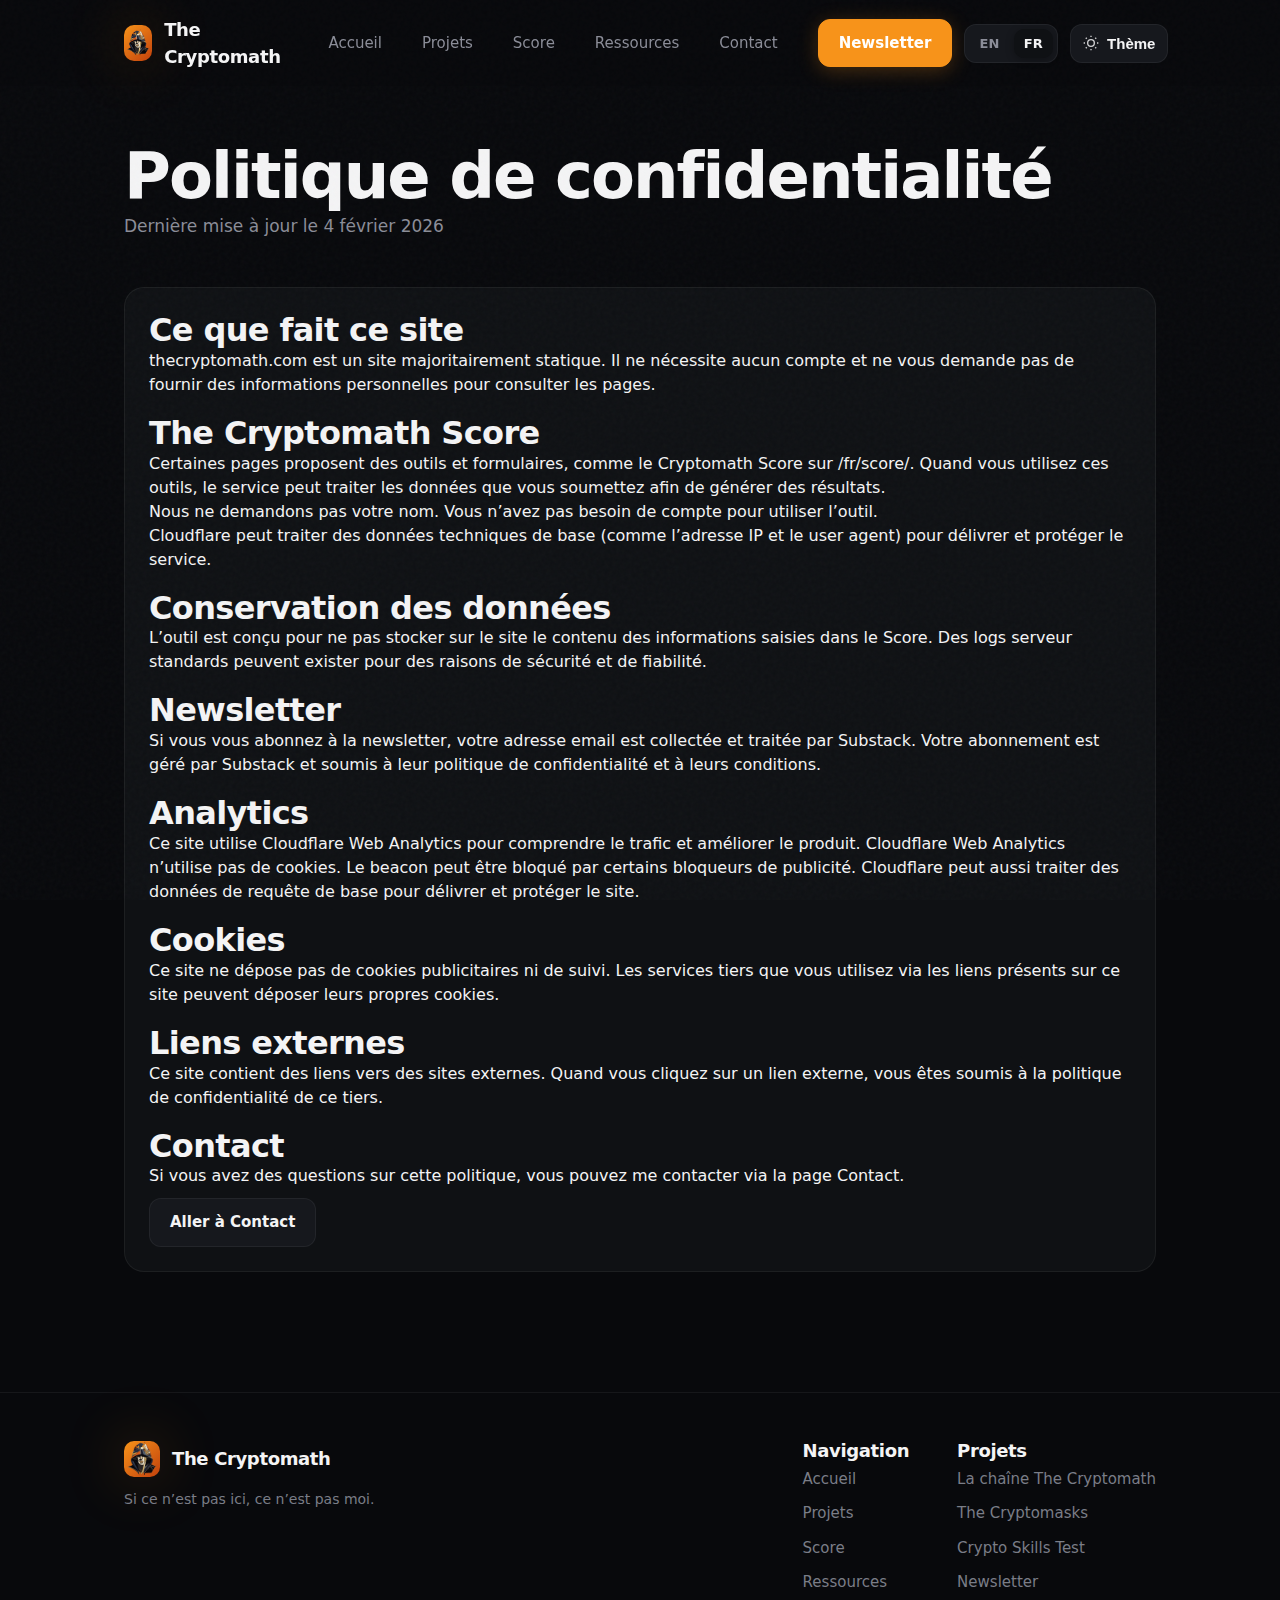
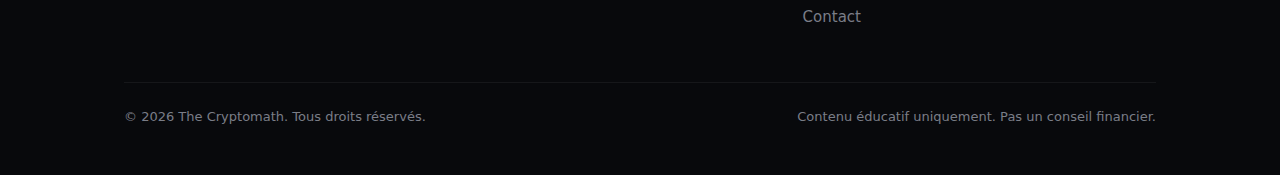
<file: fr/privacy/index.html>
<!DOCTYPE html>
<html lang="fr" data-theme="dark">
<head>
  <meta charset="UTF-8" />
  <meta name="viewport" content="width=device-width, initial-scale=1.0" />
  <!-- Inline theme script: must stay here to avoid FOUC on first load (no HTTP request) -->
<script>
    (function () {
      try {
        var root = document.documentElement;
        var saved = localStorage.getItem("theme");
        var theme = (saved === "light" || saved === "dark") ? saved : "dark";
        if (theme === "dark") root.setAttribute("data-theme", "dark");
        else root.removeAttribute("data-theme");
        root.style.colorScheme = theme;
      } catch (_) {}
    })();
  </script>

  <title>Politique de confidentialité | The Cryptomath</title>
  <meta name="description" content="Politique de confidentialité de thecryptomath.com. Pas de cookies de suivi. Cloudflare Web Analytics uniquement. Données collectées et moyens de contact." />
  <meta name="color-scheme" content="dark light" />
  <meta name="theme-color" content="#08090c">
  <meta name="theme-color" content="#fbfbfc" media="(prefers-color-scheme: light)">
  <meta name="theme-color" content="#08090c" media="(prefers-color-scheme: dark)">

  <link rel="canonical" href="https://thecryptomath.com/fr/privacy/" />
  <link rel="alternate" hreflang="en" href="https://thecryptomath.com/privacy" />
  <link rel="alternate" hreflang="fr" href="https://thecryptomath.com/fr/privacy/" />
  <link rel="alternate" hreflang="x-default" href="https://thecryptomath.com/privacy" />

  <!-- Icons -->
  <link rel="icon" href="/favicon.ico" />
  <link rel="apple-touch-icon" href="/assets/apple-touch-icon.png" />

  <!-- Open Graph -->
  <meta property="og:title" content="Politique de confidentialité | The Cryptomath" />
  <meta property="og:description" content="Politique de confidentialité de thecryptomath.com. Pas de cookies de suivi. Cloudflare Web Analytics uniquement. Données collectées et moyens de contact." />
  <meta property="og:image" content="https://thecryptomath.com/assets/og.jpg" />
  <meta property="og:image:width" content="1200" />
  <meta property="og:image:height" content="630" />
  <meta property="og:type" content="website" />
  <meta property="og:url" content="https://thecryptomath.com/fr/privacy/" />
  <meta property="og:site_name" content="The Cryptomath" />

    <meta property="og:locale" content="fr_FR" />
  <meta property="og:locale:alternate" content="en_US" />
<!-- Twitter -->
  <meta name="twitter:card" content="summary_large_image" />
  <meta name="twitter:title" content="Politique de confidentialité | The Cryptomath" />
  <meta name="twitter:description" content="Politique de confidentialité de thecryptomath.com. Pas de cookies de suivi. Cloudflare Web Analytics uniquement. Données collectées et moyens de contact." />
  <meta name="twitter:image" content="https://thecryptomath.com/assets/og.jpg" />
  <meta name="twitter:image:width" content="1200" />
  <meta name="twitter:image:height" content="630" />
  <meta name="twitter:site" content="@thecryptomath" />

  <link rel="dns-prefetch" href="//static.cloudflareinsights.com" />
  <link rel="preconnect" href="https://static.cloudflareinsights.com" crossorigin="anonymous" />
  <link rel="stylesheet" href="/css/styles.css?v=20260423" />

  <script type="application/ld+json">
  {
    "@context":"https://schema.org",
    "@type":"WebPage",
    "name":"Politique de confidentialité",
    "url":"https://thecryptomath.com/fr/privacy/",
    "isPartOf":{
      "@type":"WebSite",
      "name":"The Cryptomath",
      "url":"https://thecryptomath.com/"
    }
  }
  </script>
  <!-- Cloudflare Web Analytics --><script defer src='https://static.cloudflareinsights.com/beacon.min.js' data-cf-beacon='{"token": "199dc53c7f2f4873937f56cdf35084ce"}'></script><!-- End Cloudflare Web Analytics -->
</head>

<body>
  <a class="skip-link" href="#content">Aller au contenu</a>

  <!-- Header copied from index.html -->
  <header class="topbar">
    <div class="container">
      <nav class="nav" aria-label="Navigation principale">
        <a class="brand" href="/fr/">
          <span class="brand-mark" aria-hidden="true">
            <img class="brand-mark-img" src="/assets/logo.png" alt="" width="192" height="192" decoding="async" fetchpriority="high"/>
          </span>
          <span>The Cryptomath</span>
        </a>

        <div class="navlinks" data-navlinks>
          <a href="/fr/">Accueil</a>
          <a href="/fr/build/">Projets</a>
          <a href="/fr/score/">Score</a>
          <a href="/fr/resources/">Ressources</a>
          <a href="/fr/contact/">Contact</a>
        </div>

        <div class="nav-cta">
          <a class="btn primary" href="/fr/newsletter/">Newsletter</a>
          <div class="lang-switch" aria-label="Sélecteur de langue">
            <a href="/privacy" lang="en">EN</a>
            <a href="/fr/privacy/" lang="fr" aria-current="true">FR</a>
          </div>

          <button class="theme-toggle" type="button" data-theme-toggle aria-label="Basculer le thème">
            <svg viewBox="0 0 24 24" fill="none" stroke="currentColor" stroke-width="2" aria-hidden="true">
              <path d="M21 12.79A9 9 0 1 1 11.21 3 7 7 0 0 0 21 12.79z"></path>
            </svg>
            <span>Thème</span>
          </button>

          <button type="button" class="mobile-toggle" data-mobile-toggle aria-expanded="false" aria-label="Menu">Menu</button>
        </div>
      </nav>
    </div>
  </header>

  <main id="content">
    <section class="section" style="padding-top:140px;">
      <div class="container">
        <div class="section-header">
          <h1>Politique de confidentialité</h1>
          <p class="section-sub">Dernière mise à jour le 4 février 2026</p>
        </div>

        <div class="card" style="display:grid; gap:18px;">
          <div>
            <h2>Ce que fait ce site</h2>
            <p>
              thecryptomath.com est un site majoritairement statique. Il ne nécessite aucun compte et ne vous demande pas de fournir des informations personnelles pour consulter les pages.
            </p>
          </div>

          <div>
            <h2>The Cryptomath Score</h2>
            <p>
              Certaines pages proposent des outils et formulaires, comme le Cryptomath Score sur <a href="/fr/score/">/fr/score/</a>.
              Quand vous utilisez ces outils, le service peut traiter les données que vous soumettez afin de générer des résultats.
            </p>
            <p>
              Nous ne demandons pas votre nom. Vous n’avez pas besoin de compte pour utiliser l’outil.
            </p>
            <p>
              Cloudflare peut traiter des données techniques de base (comme l’adresse IP et le user agent) pour délivrer et protéger le service.
            </p>
          </div>

          <div>
            <h2>Conservation des données</h2>
            <p>
              L’outil est conçu pour ne pas stocker sur le site le contenu des informations saisies dans le Score.
              Des logs serveur standards peuvent exister pour des raisons de sécurité et de fiabilité.
            </p>
          </div>

          <div>
            <h2>Newsletter</h2>
            <p>
              Si vous vous abonnez à la newsletter, votre adresse email est collectée et traitée par Substack.
              Votre abonnement est géré par Substack et soumis à leur politique de confidentialité et à leurs conditions.
            </p>
          </div>

          <div>
            <h2>Analytics</h2>
            <p>
              Ce site utilise Cloudflare Web Analytics pour comprendre le trafic et améliorer le produit.
              Cloudflare Web Analytics n’utilise pas de cookies. Le beacon peut être bloqué par certains bloqueurs de publicité.
              Cloudflare peut aussi traiter des données de requête de base pour délivrer et protéger le site.
            </p>
          </div>

          <div>
            <h2>Cookies</h2>
            <p>
              Ce site ne dépose pas de cookies publicitaires ni de suivi.
              Les services tiers que vous utilisez via les liens présents sur ce site peuvent déposer leurs propres cookies.
            </p>
          </div>

          <div>
            <h2>Liens externes</h2>
            <p>
              Ce site contient des liens vers des sites externes.
              Quand vous cliquez sur un lien externe, vous êtes soumis à la politique de confidentialité de ce tiers.
            </p>
          </div>

          <div>
            <h2>Contact</h2>
            <p>
              Si vous avez des questions sur cette politique, vous pouvez me contacter via la page Contact.
            </p>
            <div style="display:flex; gap:12px; flex-wrap:wrap; margin-top:10px;">
              <a class="btn" href="/fr/contact/">Aller à Contact</a>
            </div>
          </div>
        </div>
      </div>
    </section>
  </main>

  <!-- Footer copied from index.html -->
  <footer class="footer">
    <div class="container">
      <div class="footer-content">
        <div class="footer-brand">
          <a class="brand" href="/fr/" aria-label="Accueil The Cryptomath">
            <span class="brand-mark" aria-hidden="true">
              <img class="brand-mark-img" src="/assets/logo.png" alt="" width="192" height="192" decoding="async" loading="lazy"/>
            </span>
            <span>The Cryptomath</span>
          </a>
          <p>Si ce n’est pas ici, ce n’est pas moi.</p>
        </div>

        <div class="footer-links">
          <div class="footer-col">
            <h3>Navigation</h3>
            <a href="/fr/">Accueil</a>
            <a href="/fr/build/">Projets</a>
            <a href="/fr/score/">Score</a>
            <a href="/fr/resources/">Ressources</a>
            <a href="/fr/contact/">Contact</a>
          </div>
          <div class="footer-col">
            <h3>Projets</h3>
            <a href="https://t.me/thecryptomath" target="_blank" rel="noopener noreferrer">La chaîne The Cryptomath</a>
            <a href="https://www.thecryptomasks.xyz" target="_blank" rel="noopener noreferrer">The Cryptomasks</a>
            <a href="https://t.me/CryptoSkillsTestBot" target="_blank" rel="noopener noreferrer">Crypto Skills Test</a>
            <a href="/fr/newsletter/">Newsletter</a>
          </div>
        </div>
      </div>

      <div class="footer-bottom">
        <p>© <span data-year></span> The Cryptomath. Tous droits réservés.</p>
        <p>Contenu éducatif uniquement. Pas un conseil financier.</p>
      </div>
    </div>
  </footer>

  <script defer src="/js/main.js?v=20260423"></script>
</body>
</html>
</file>
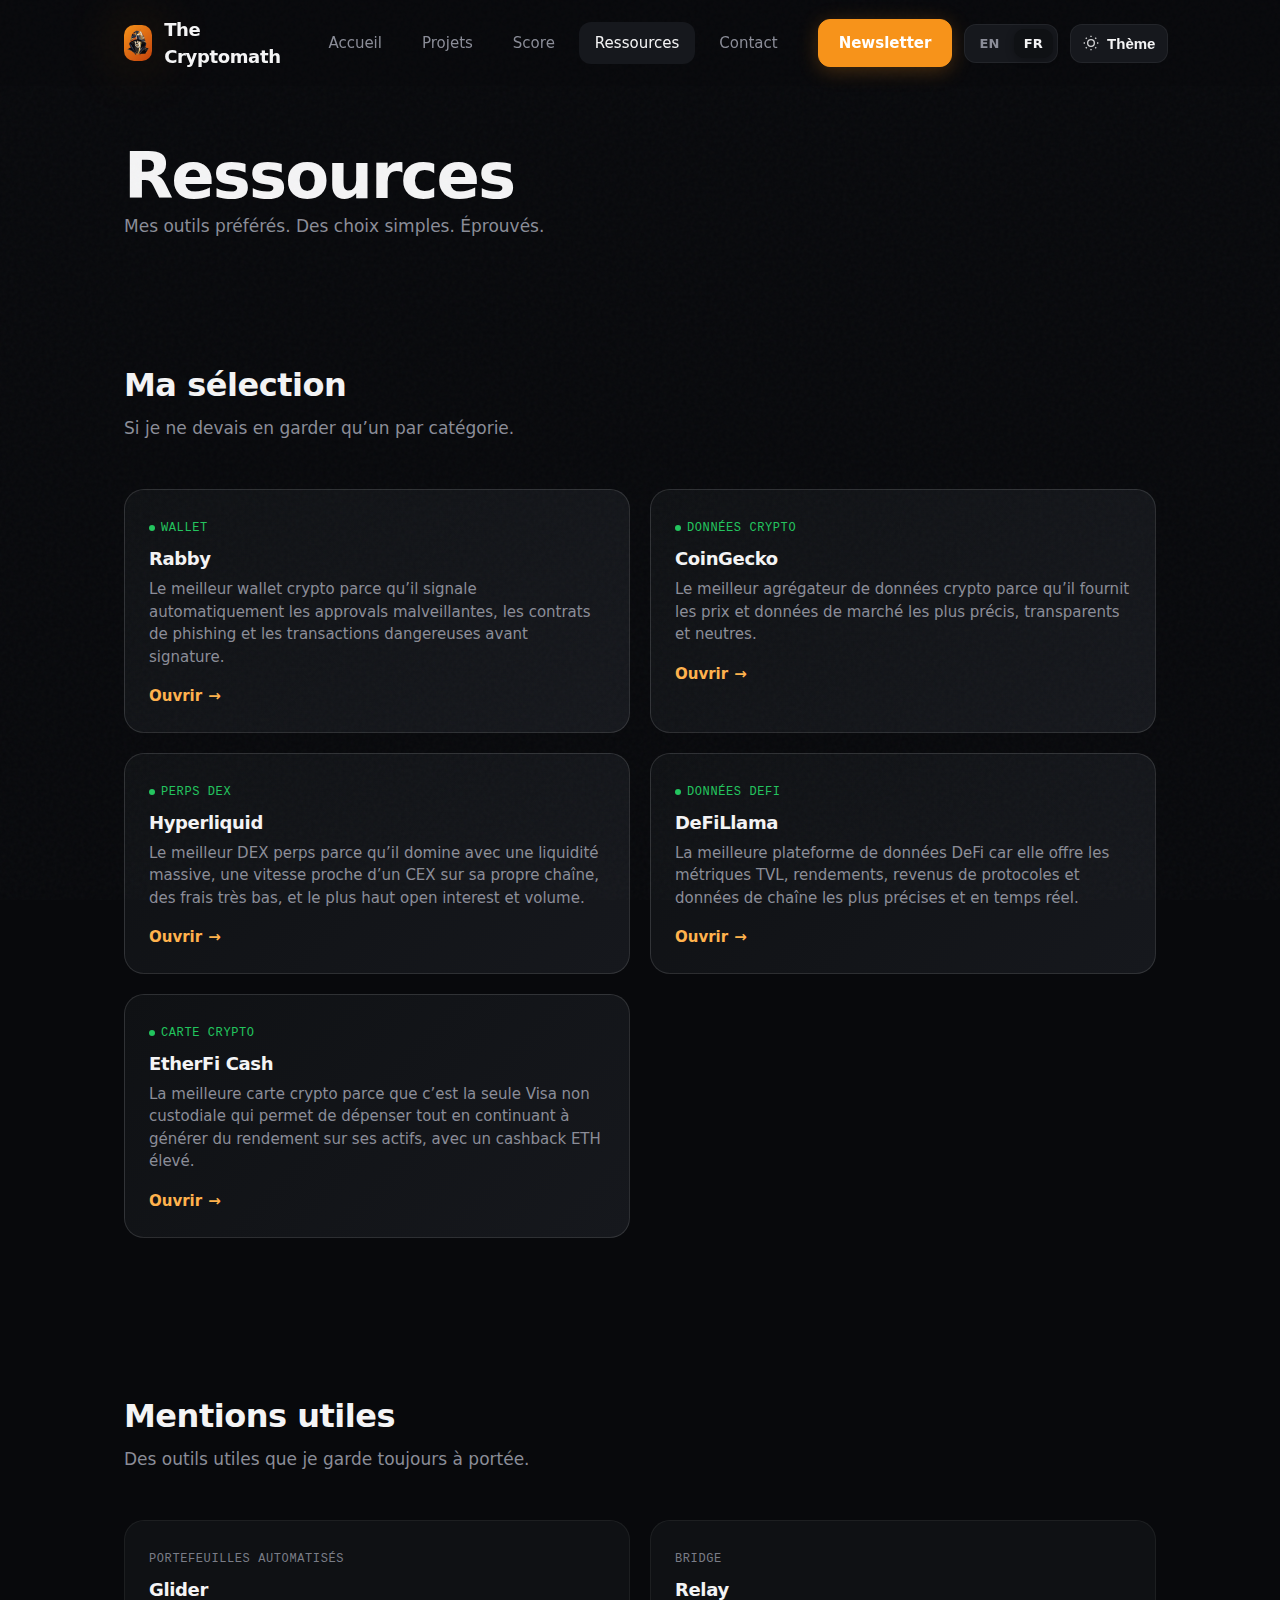
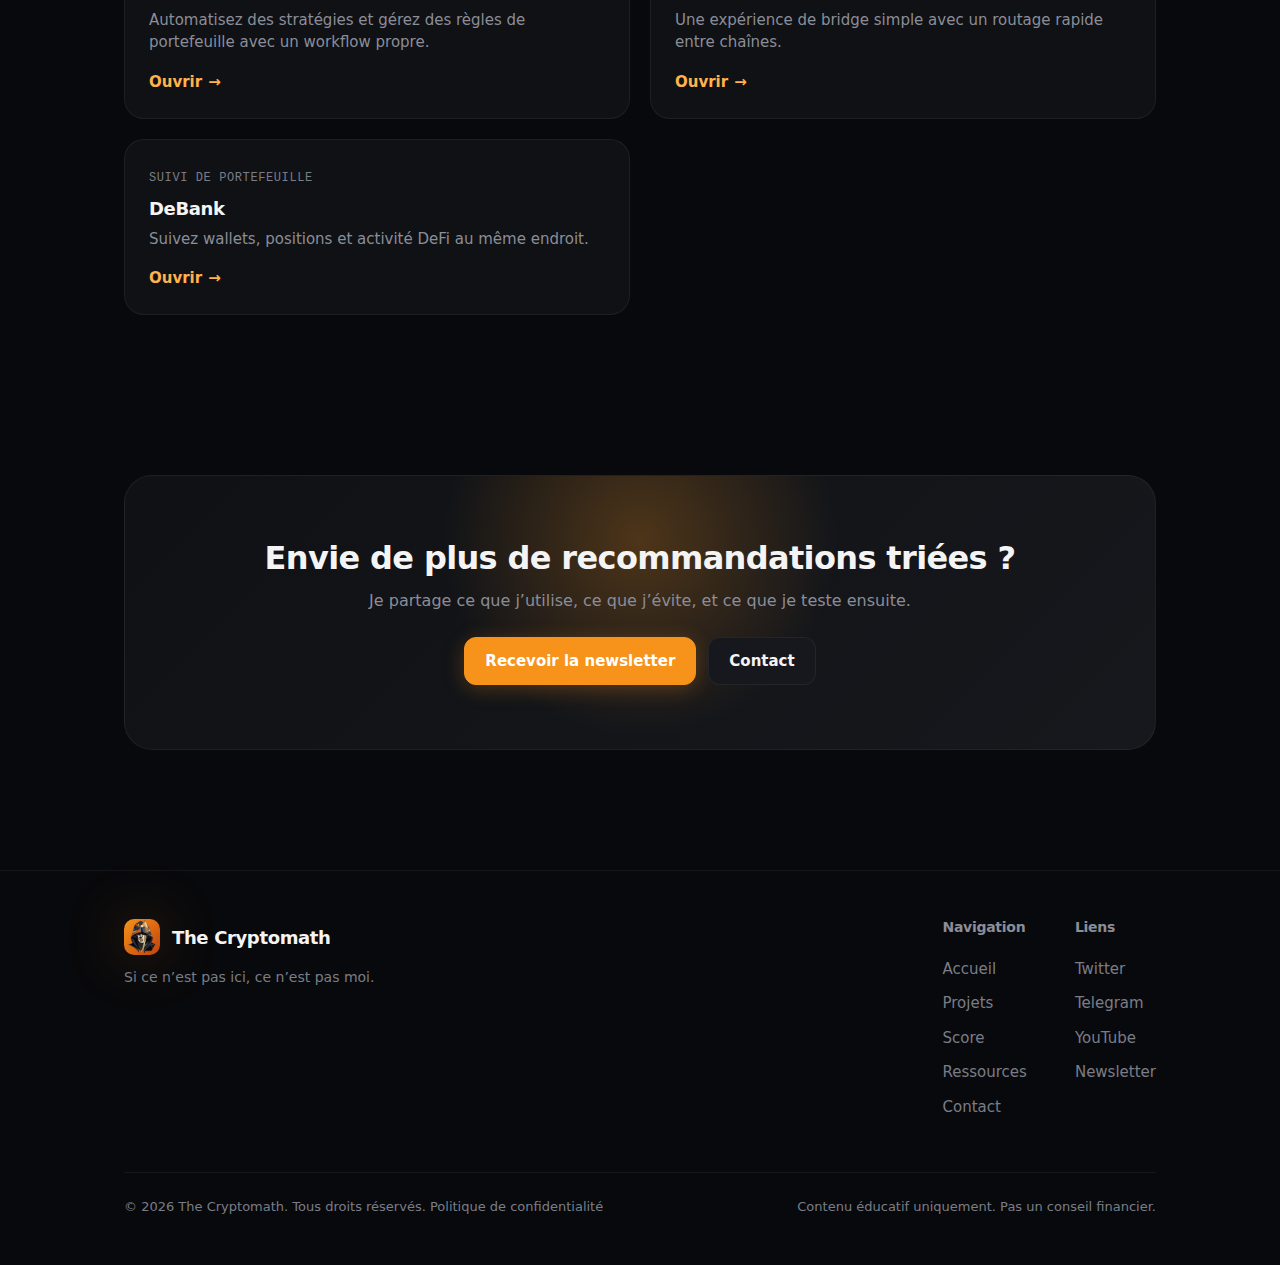
<file: fr/resources/index.html>
<!DOCTYPE html>
<html lang="fr" data-theme="dark">
<head>
  <meta charset="UTF-8" />
  <meta name="viewport" content="width=device-width, initial-scale=1.0" />
  <script src="/js/theme.js?v=20260211"></script>

  <title>Ressources | The Cryptomath</title>
  <meta name="description" content="Une sélection d’outils crypto que j’utilise vraiment. Portefeuilles, trading, applications on-chain et bases de sécurité. Mise à jour quand ma sélection évolue." />
  <meta name="color-scheme" content="dark light" />
  <meta name="theme-color" content="#08090c">
  <meta name="theme-color" content="#fbfbfc" media="(prefers-color-scheme: light)">
  <meta name="theme-color" content="#08090c" media="(prefers-color-scheme: dark)">


  <link rel="canonical" href="https://thecryptomath.com/fr/resources/" />
  <link rel="alternate" hreflang="en" href="https://thecryptomath.com/resources" />
  <link rel="alternate" hreflang="fr" href="https://thecryptomath.com/fr/resources/" />
  <link rel="alternate" hreflang="x-default" href="https://thecryptomath.com/resources" />

  <meta property="og:site_name" content="The Cryptomath" />
    <meta property="og:locale" content="fr_FR" />
  <meta property="og:locale:alternate" content="en_US" />
<meta property="og:title" content="Ressources | The Cryptomath" />
  <meta property="og:description" content="Une sélection d’outils crypto que j’utilise vraiment. Portefeuilles, trading, applications on-chain et bases de sécurité. Mise à jour quand ma sélection évolue." />
  <meta property="og:image" content="https://thecryptomath.com/assets/og.jpg" />
  <meta property="og:image:width" content="1200" />
  <meta property="og:image:height" content="630" />
  <meta property="og:type" content="website" />
  <meta property="og:url" content="https://thecryptomath.com/fr/resources/" />

  <meta name="twitter:card" content="summary_large_image" />
  <meta name="twitter:site" content="@thecryptomath" />
  <meta name="twitter:title" content="Ressources | The Cryptomath" />
  <meta name="twitter:description" content="Une sélection d’outils crypto que j’utilise vraiment. Portefeuilles, trading, applications on-chain et bases de sécurité. Mise à jour quand ma sélection évolue." />
  <meta name="twitter:image" content="https://thecryptomath.com/assets/og.jpg" />
  <meta name="twitter:image:width" content="1200" />
  <meta name="twitter:image:height" content="630" />
  <meta name="twitter:site" content="@thecryptomath" />


  <!-- Icons -->
  <link rel="icon" href="/favicon.ico" />
  <link rel="apple-touch-icon" href="/assets/apple-touch-icon.png" />

  <!-- Theme anti flash -->
  <link rel="dns-prefetch" href="//static.cloudflareinsights.com" />
  <link rel="preconnect" href="https://static.cloudflareinsights.com" crossorigin="anonymous" />
  <link rel="stylesheet" href="/css/styles.css?v=20260209" />

  <!-- Schema -->
  <script type="application/ld+json">
    {
      "@context": "https://schema.org",
      "@type": "Person",
      "name": "The Cryptomath",
      "url": "https://thecryptomath.com",
      "email": "mailto:admin@thecryptomath.com",
      "description": "Dans les cryptos depuis 2017. J’analyse les tendances, partage des analyses et développe des projets.",
      "sameAs": [
        "https://x.com/thecryptomath",
        "https://t.me/thecryptomath",
        "https://www.instagram.com/thecryptomath",
        "https://warpcast.com/thecryptomath",
        "https://www.reddit.com/user/TheCryptomath",
        "https://substack.com/@thecryptomath"
      ]
    }
  </script>
  <!-- Cloudflare Web Analytics --><script defer src='https://static.cloudflareinsights.com/beacon.min.js' data-cf-beacon='{"token": "199dc53c7f2f4873937f56cdf35084ce"}'></script><!-- End Cloudflare Web Analytics -->
</head>

<body>
    <a class="skip-link" href="#content">Aller au contenu</a>
<header class="topbar">
    <div class="container">
      <nav class="nav">
        <a class="brand" href="/fr/" aria-label="Accueil The Cryptomath">
          <span class="brand-mark" aria-hidden="true"><img class="brand-mark-img" src="/assets/logo.png" alt="" width="192" height="192" /></span>
          <span>The Cryptomath</span>
        </a>

        <div class="navlinks" data-navlinks>
          <a href="/fr/">Accueil</a>
          <a href="/fr/build/">Projets</a>
          <a href="/fr/score/">Score</a>
          <a href="/fr/resources/" aria-current="page">Ressources</a>
          <a href="/fr/contact/">Contact</a>
        </div>

        <div class="nav-cta">
          <a class="btn primary" href="/fr/newsletter/">Newsletter</a>
          <div class="lang-switch" aria-label="Sélecteur de langue">
            <a href="/resources" lang="en">EN</a>
            <a href="/fr/resources/" lang="fr" aria-current="true">FR</a>
          </div>

          <button class="theme-toggle" type="button" data-theme-toggle aria-label="Basculer le thème">
            <svg viewBox="0 0 24 24" fill="none" stroke="currentColor" stroke-width="2" aria-hidden="true">
              <path d="M21 12.79A9 9 0 1 1 11.21 3 7 7 0 0 0 21 12.79z"></path>
            </svg>
            <span>Thème</span>
          </button>

          <button class="mobile-toggle" data-mobile-toggle aria-expanded="false" aria-label="Menu">Menu</button>
        </div>
      </nav>
    </div>
  </header>

  <main id="content">
    <section class="section" style="padding-top: 140px;">
      <div class="container">
        <div class="section-header">
          <h1>Ressources</h1>
          <p class="section-sub">Mes outils préférés. Des choix simples. Éprouvés.</p>
        </div>
      </div>
    </section>

    <section class="section" style="padding-top: 0;">
      <div class="container">
        <div class="section-header">
          <h2>Ma sélection</h2>
          <p class="section-sub">Si je ne devais en garder qu’un par catégorie.</p>
        </div>

        <div class="grid-2">
          <a href="https://rabby.io/" target="_blank" rel="noopener" class="card project-card featured">
            <div class="card-label live">Wallet</div>
            <h3>Rabby</h3>
            <p class="card-desc">Le meilleur wallet crypto parce qu’il signale automatiquement les approvals malveillantes, les contrats de phishing et les transactions dangereuses avant signature.</p>
            <span class="card-link">Ouvrir</span>
          </a>

          <a href="https://www.coingecko.com/" target="_blank" rel="noopener" class="card project-card featured">
            <div class="card-label live">Données crypto</div>
            <h3>CoinGecko</h3>
            <p class="card-desc">Le meilleur agrégateur de données crypto parce qu’il fournit les prix et données de marché les plus précis, transparents et neutres.</p>
            <span class="card-link">Ouvrir</span>
          </a>

          <a href="https://app.hyperliquid.xyz/join/THECRYPTOMATH" target="_blank" rel="noopener" class="card project-card featured">
            <div class="card-label live">Perps DEX</div>
            <h3>Hyperliquid</h3>
            <p class="card-desc">Le meilleur DEX perps parce qu’il domine avec une liquidité massive, une vitesse proche d’un CEX sur sa propre chaîne, des frais très bas, et le plus haut open interest et volume.</p>
            <span class="card-link">Ouvrir</span>
          </a>

          <a href="https://defillama.com" target="_blank" rel="noopener" class="card project-card featured">
            <div class="card-label live">Données DeFi</div>
            <h3>DeFiLlama</h3>
            <p class="card-desc">La meilleure plateforme de données DeFi car elle offre les métriques TVL, rendements, revenus de protocoles et données de chaîne les plus précises et en temps réel.</p>
            <span class="card-link">Ouvrir</span>
          </a>

          <a href="https://www.ether.fi/refer/dba017d4" target="_blank" rel="noopener" class="card project-card featured">
            <div class="card-label live">Carte crypto</div>
            <h3>EtherFi Cash</h3>
            <p class="card-desc">La meilleure carte crypto parce que c’est la seule Visa non custodiale qui permet de dépenser tout en continuant à générer du rendement sur ses actifs, avec un cashback ETH élevé.</p>
            <span class="card-link">Ouvrir</span>
          </a>
        </div>
      </div>
    </section>

    <section class="section">
      <div class="container">
        <div class="section-header">
          <h2>Mentions utiles</h2>
          <p class="section-sub">Des outils utiles que je garde toujours à portée.</p>
        </div>

        <div class="grid-2">
          <a href="https://glider.fi/r/64d0f547" target="_blank" rel="noopener" class="card project-card">
            <div class="card-label">Portefeuilles automatisés</div>
            <h3>Glider</h3>
            <p class="card-desc">Automatisez des stratégies et gérez des règles de portefeuille avec un workflow propre.</p>
            <span class="card-link">Ouvrir</span>
          </a>

          <a href="https://relay.link/bridge" target="_blank" rel="noopener" class="card project-card">
            <div class="card-label">Bridge</div>
            <h3>Relay</h3>
            <p class="card-desc">Une expérience de bridge simple avec un routage rapide entre chaînes.</p>
            <span class="card-link">Ouvrir</span>
          </a>

          <a href="https://debank.com" target="_blank" rel="noopener" class="card project-card">
            <div class="card-label">Suivi de portefeuille</div>
            <h3>DeBank</h3>
            <p class="card-desc">Suivez wallets, positions et activité DeFi au même endroit.</p>
            <span class="card-link">Ouvrir</span>
          </a>
        </div>
      </div>
    </section>

    <section class="section">
      <div class="container">
        <div class="cta-block">
          <h2>Envie de plus de recommandations triées ?</h2>
          <p>Je partage ce que j’utilise, ce que j’évite, et ce que je teste ensuite.</p>
          <div style="display: flex; gap: 12px; justify-content: center; flex-wrap: wrap;">
            <a href="/fr/newsletter/" class="btn primary">Recevoir la newsletter</a>
            <a href="/fr/contact/" class="btn">Contact</a>
          </div>
        </div>
      </div>
    </section>
  </main>

  <footer class="footer">
    <div class="container">
      <div class="footer-content">
        <div class="footer-brand">
          <a class="brand" href="/fr/" aria-label="Accueil The Cryptomath">
            <span class="brand-mark" aria-hidden="true"><img class="brand-mark-img" src="/assets/logo.png" alt="" width="192" height="192" /></span>
            <span>The Cryptomath</span>
          </a>
          <p>Si ce n’est pas ici, ce n’est pas moi.</p>
        </div>

        <div class="footer-links">
          <div class="footer-col">
            <h2>Navigation</h2>
            <a href="/fr/">Accueil</a>
            <a href="/fr/build/">Projets</a>
            <a href="/fr/score/">Score</a>
            <a href="/fr/resources/">Ressources</a>
            <a href="/fr/contact/">Contact</a>
          </div>

          <div class="footer-col">
            <h2>Liens</h2>
            <a href="https://x.com/thecryptomath" target="_blank" rel="noopener">
              Twitter <span class="sr-only">(ouvre dans un nouvel onglet)</span>
            </a>
            <a href="https://t.me/thecryptomath" target="_blank" rel="noopener">
              Telegram <span class="sr-only">(ouvre dans un nouvel onglet)</span>
            </a>
            <a href="https://www.youtube.com/@TheCryptomath" target="_blank" rel="noopener">
              YouTube <span class="sr-only">(ouvre dans un nouvel onglet)</span>
            </a>
            <a href="/fr/newsletter/">Newsletter</a>
          </div>
        </div>
      </div>

      <div class="footer-bottom">
        <p>© <span data-year></span> The Cryptomath. Tous droits réservés. <a href="/fr/privacy/">Politique de confidentialité</a></p>
        <p>Contenu éducatif uniquement. Pas un conseil financier.</p>
      </div>
    </div>
  </footer>

  <script defer src="/js/main.js?v=20260211"></script>
</body>
</html>
</file>
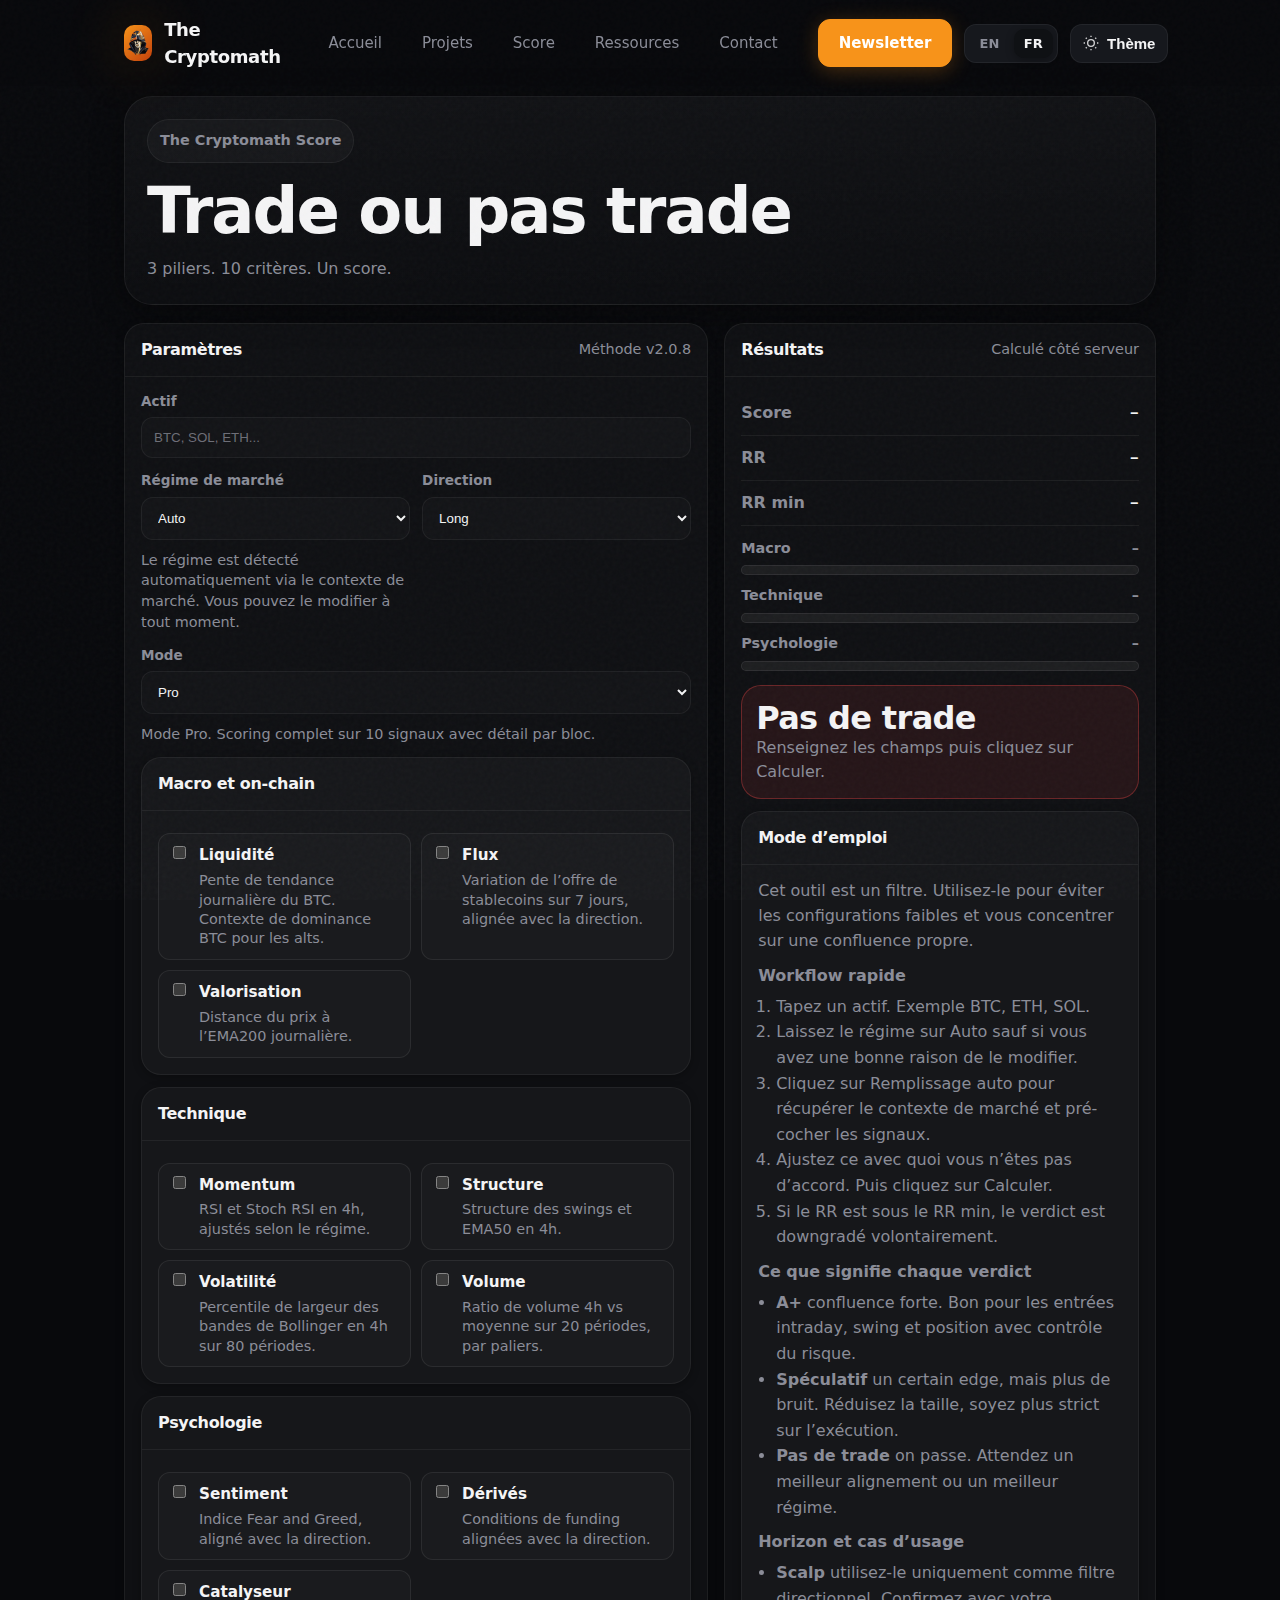
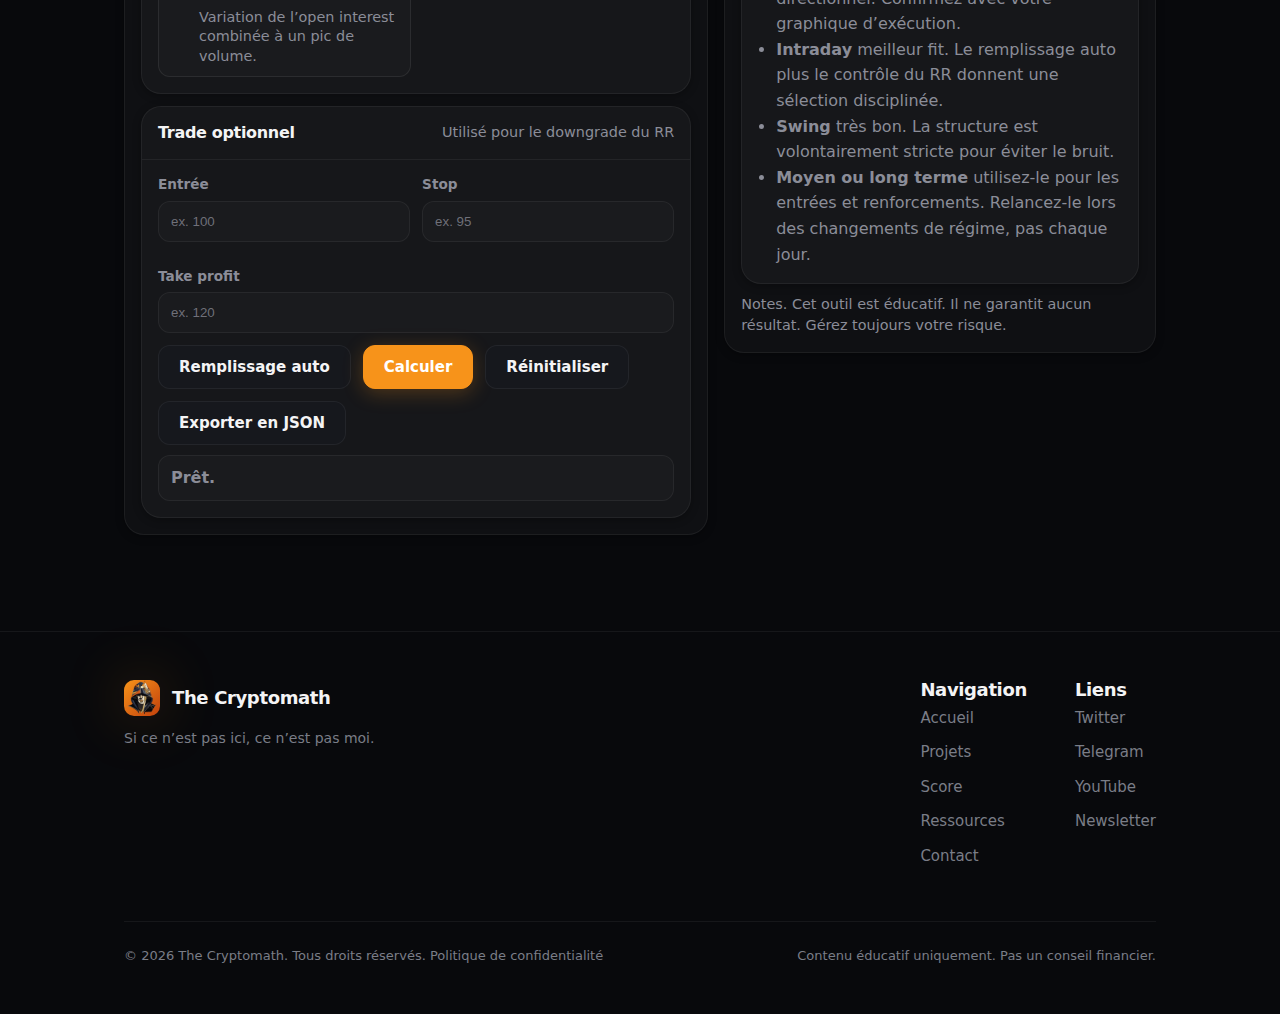
<file: fr/score/index.html>
<!DOCTYPE html>
<html lang="fr" data-theme="dark">
<head>
  <meta charset="UTF-8" />
  <meta name="viewport" content="width=device-width, initial-scale=1.0" />

  <script src="/js/theme.js?v=20260211"></script>

  <title>Outil Crypto Score gratuit | The Cryptomath</title>
  <meta name="description" content="Outil de scoring crypto professionnel. Analyse tendance, momentum, volatilité, liquidité et structure de marché en quelques secondes. Gratuit. Sans inscription." />
  <meta name="color-scheme" content="dark light" />
  <meta name="theme-color" content="#08090c">
  <meta name="theme-color" content="#fbfbfc" media="(prefers-color-scheme: light)">
  <meta name="theme-color" content="#08090c" media="(prefers-color-scheme: dark)">

  <link rel="canonical" href="https://thecryptomath.com/fr/score/" />
  <link rel="alternate" hreflang="en" href="https://thecryptomath.com/score/" />
  <link rel="alternate" hreflang="fr" href="https://thecryptomath.com/fr/score/" />
  <link rel="alternate" hreflang="x-default" href="https://thecryptomath.com/score/" />

  <link rel="icon" href="/favicon.ico" />
  <link rel="apple-touch-icon" href="/assets/apple-touch-icon.png" />

  <!-- Schema -->
  <script type="application/ld+json">
    {
      "@context": "https://schema.org",
      "@type": "SoftwareApplication",
      "name": "The Cryptomath Score",
      "applicationCategory": "FinanceApplication",
      "operatingSystem": "Web",
      "url": "https://thecryptomath.com/fr/score/",
      "description": "Système de scoring crypto professionnel pour identifier des configurations à forte probabilité.",
      "creator": {
        "@type": "Person",
        "name": "The Cryptomath",
        "url": "https://thecryptomath.com"
      }
    }
  </script>

  <meta property="og:title" content="Outil Crypto Score gratuit | The Cryptomath" />
  <meta property="og:description" content="Outil de scoring crypto professionnel. Analyse tendance, momentum, volatilité, liquidité et structure de marché en quelques secondes. Gratuit. Sans inscription." />
  <meta property="og:image" content="https://thecryptomath.com/assets/og.jpg" />
  <meta property="og:image:width" content="1200" />
  <meta property="og:image:height" content="630" />
  <meta property="og:type" content="website" />
  <meta property="og:url" content="https://thecryptomath.com/fr/score/" />
  <meta property="og:site_name" content="The Cryptomath" />

  <meta property="og:locale" content="fr_FR" />
  <meta property="og:locale:alternate" content="en_US" />
  <meta name="twitter:card" content="summary_large_image" />
  <meta name="twitter:title" content="Outil Crypto Score gratuit | The Cryptomath" />
  <meta name="twitter:description" content="Outil de scoring crypto professionnel. Analyse tendance, momentum, volatilité, liquidité et structure de marché en quelques secondes. Gratuit. Sans inscription." />
  <meta name="twitter:image" content="https://thecryptomath.com/assets/og.jpg" />
  <meta name="twitter:image:width" content="1200" />
  <meta name="twitter:image:height" content="630" />
  <meta name="twitter:site" content="@thecryptomath" />

  <link rel="dns-prefetch" href="//static.cloudflareinsights.com" />
  <link rel="preconnect" href="https://static.cloudflareinsights.com" crossorigin="anonymous" />
  <link rel="stylesheet" href="/css/styles.css?v=20260423" />
  <link rel="stylesheet" href="/score/score.css?v=20260209" />
<!-- Cloudflare Web Analytics --><script defer src='https://static.cloudflareinsights.com/beacon.min.js' data-cf-beacon='{"token": "199dc53c7f2f4873937f56cdf35084ce"}'></script><!-- End Cloudflare Web Analytics -->
</head>

<body>
  <a class="skip-link" href="#content">Aller au contenu</a>

  <header class="topbar">
    <div class="container">
      <nav class="nav" aria-label="Navigation principale">
        <a class="brand" href="/fr/">
          <span class="brand-mark" aria-hidden="true">
            <img class="brand-mark-img" src="/assets/logo.png" alt="" width="192" height="192" />
          </span>
          <span>The Cryptomath</span>
        </a>

        <div class="navlinks" data-navlinks>
          <a href="/fr/">Accueil</a>
          <a href="/fr/build/">Projets</a>
          <a href="/fr/score/">Score</a>
          <a href="/fr/resources/">Ressources</a>
          <a href="/fr/contact/">Contact</a>
        </div>

        <div class="nav-cta">
          <a class="btn primary" href="/fr/newsletter/">Newsletter</a>
          <div class="lang-switch" aria-label="Sélecteur de langue">
            <a href="/score/" lang="en">EN</a>
            <a href="/fr/score/" lang="fr" aria-current="true">FR</a>
          </div>

          <button class="theme-toggle" type="button" data-theme-toggle aria-label="Basculer le thème">
            <svg viewBox="0 0 24 24" fill="none" stroke="currentColor" stroke-width="2" aria-hidden="true">
              <path d="M21 12.79A9 9 0 1 1 11.21 3 7 7 0 0 0 21 12.79z"></path>
            </svg>
            <span>Thème</span>
          </button>

          <button class="mobile-toggle" data-mobile-toggle aria-expanded="false" aria-label="Menu">Menu</button>
        </div>
      </nav>
    </div>
  </header>

  <main id="content" class="score-wrap">
    <div class="container">
      <section class="score-hero">
        <div class="score-kicker">The Cryptomath Score</div>
        <h1 class="score-title">Trade ou pas trade</h1>
        <p class="score-sub">3 piliers. 10 critères. Un score.</p>
      </section>

      <div class="score-grid">
        <section class="panel">
          <div class="panel-hd">
            <div class="panel-title">Paramètres</div>
            <div class="muted small" id="methodVersion">Méthode v2.0.8</div>
          </div>
          <div class="panel-bd">

            <div class="field">
              <label class="label" for="asset">Actif</label>
              <input class="input" id="asset" type="text" placeholder="BTC, SOL, ETH..." autocomplete="off" />
            </div>

            <div class="row">
              <div class="field">
                <label class="label" for="regime">Régime de marché</label>
                <select class="input" id="regime">
                  <option value="Auto">Auto</option>
                  <option value="Bull">Haussier</option>
                  <option value="Range">Range</option>
                  <option value="Bear">Baissier</option>
                </select>
                <div class="right-note" id="regimeHint">
                  Le régime est détecté automatiquement via le contexte de marché. Vous pouvez le modifier à tout moment.
                </div>
              </div>

              <div class="field">
                <label class="label" for="direction">Direction</label>
                <select class="input" id="direction">
                  <option value="Long">Long</option>
                  <option value="Short">Short</option>
                </select>
              </div>
            </div>

            <div class="field">
              <label class="label" for="mode">Mode</label>
              <select class="input" id="mode">
                <option value="Pro">Pro</option>
                <option value="Simple">Simple</option>
              </select>
              <div class="right-note" id="modeHint"></div>
            </div>

            <div id="simpleBlock" style="display:none;">
              <div class="checks">
                <label class="check">
                  <input type="checkbox" id="simpleMacro" />
                  <div>
                    <strong>Macro OK</strong>
                    <span>Liquidité, flux et valorisation sont alignés.</span>
                    <span class="simple-hint" id="simpleHintMacro"></span>
                  </div>
                </label>
                <label class="check">
                  <input type="checkbox" id="simpleTech" />
                  <div>
                    <strong>Technique OK</strong>
                    <span>Structure, momentum et signaux de breakout sont alignés.</span>
                    <span class="simple-hint" id="simpleHintTech"></span>
                  </div>
                </label>
                <label class="check">
                  <input type="checkbox" id="simplePsy" />
                  <div>
                    <strong>Psy OK</strong>
                    <span>Sentiment, dérivés et catalyseur sont alignés.</span>
                    <span class="simple-hint" id="simpleHintPsy"></span>
                  </div>
                </label>
              </div>
            </div>

            <div id="proBlock">
              <div class="panel" style="margin-top:12px;">
                <div class="panel-hd"><div class="panel-title">Macro et on-chain</div></div>
                <div class="panel-bd">
                  <div class="checks">
                    <label class="check">
                      <input type="checkbox" id="mLiq" />
                      <div>
                        <strong>Liquidité</strong>
                        <span>Pente de tendance journalière du BTC. Contexte de dominance BTC pour les alts.</span>
                      </div>
                    </label>
                    <label class="check">
                      <input type="checkbox" id="mFlux" />
                      <div>
                        <strong>Flux</strong>
                        <span>Variation de l’offre de stablecoins sur 7 jours, alignée avec la direction.</span>
                      </div>
                    </label>
                    <label class="check">
                      <input type="checkbox" id="mVal" />
                      <div>
                        <strong>Valorisation</strong>
                        <span>Distance du prix à l’EMA200 journalière.</span>
                      </div>
                    </label>
                  </div>
                </div>
              </div>

              <div class="panel" style="margin-top:12px;">
                <div class="panel-hd"><div class="panel-title">Technique</div></div>
                <div class="panel-bd">
                  <div class="checks">
                    <label class="check">
                      <input type="checkbox" id="tMom" />
                      <div>
                        <strong>Momentum</strong>
                        <span>RSI et Stoch RSI en 4h, ajustés selon le régime.</span>
                      </div>
                    </label>
                    <label class="check">
                      <input type="checkbox" id="tStr" />
                      <div>
                        <strong>Structure</strong>
                        <span>Structure des swings et EMA50 en 4h.</span>
                      </div>
                    </label>
                    <label class="check">
                      <input type="checkbox" id="tVol" />
                      <div>
                        <strong>Volatilité</strong>
                        <span>Percentile de largeur des bandes de Bollinger en 4h sur 80 périodes.</span>
                      </div>
                    </label>
                    <label class="check">
                      <input type="checkbox" id="tVolu" />
                      <div>
                        <strong>Volume</strong>
                        <span>Ratio de volume 4h vs moyenne sur 20 périodes, par paliers.</span>
                      </div>
                    </label>
                  </div>
                </div>
              </div>

              <div class="panel" style="margin-top:12px;">
                <div class="panel-hd"><div class="panel-title">Psychologie</div></div>
                <div class="panel-bd">
                  <div class="checks">
                    <label class="check">
                      <input type="checkbox" id="pSent" />
                      <div>
                        <strong>Sentiment</strong>
                        <span>Indice Fear and Greed, aligné avec la direction.</span>
                      </div>
                    </label>
                    <label class="check">
                      <input type="checkbox" id="pDer" />
                      <div>
                        <strong>Dérivés</strong>
                        <span>Conditions de funding alignées avec la direction.</span>
                      </div>
                    </label>
                    <label class="check">
                      <input type="checkbox" id="pCat" />
                      <div>
                        <strong>Catalyseur</strong>
                        <span>Variation de l’open interest combinée à un pic de volume.</span>
                      </div>
                    </label>
                  </div>
                </div>
              </div>
            </div>

            <div class="panel" style="margin-top:12px;">
              <div class="panel-hd">
                <div class="panel-title">Trade optionnel</div>
                <div class="muted small">Utilisé pour le downgrade du RR</div>
              </div>
              <div class="panel-bd">
                <div class="row">
                  <div class="field">
                    <label class="label" for="entry">Entrée</label>
                    <input class="input" id="entry" inputmode="decimal" placeholder="ex. 100" />
                  </div>
                  <div class="field">
                    <label class="label" for="stop">Stop</label>
                    <input class="input" id="stop" inputmode="decimal" placeholder="ex. 95" />
                  </div>
                </div>
                <div class="field" style="margin-top:12px;">
                  <label class="label" for="tp">Take profit</label>
                  <input class="input" id="tp" inputmode="decimal" placeholder="ex. 120" />
                </div>

                <div class="btnrow">
                  <button class="btn" id="autoFillBtn" type="button">Remplissage auto</button>
                  <button class="btn primary" id="calcBtn" type="button">Calculer</button>
                  <button class="btn" id="resetBtn" type="button">Réinitialiser</button>
                  <button class="btn" id="exportBtn" type="button">Exporter en JSON</button>
                </div>

                <div class="status" id="status" role="status" aria-live="polite">Prêt.</div>
                <div class="auto-summary" id="autoSummary"></div>
              </div>
            </div>

          </div>
        </section>

        <aside class="panel">
          <div class="panel-hd">
            <div class="panel-title">Résultats</div>
            <div class="muted small" id="serverHint">Calculé côté serveur</div>
          </div>

          <div class="panel-bd">
            <div class="metric">
              <div class="k">Score</div>
              <div class="v" id="scoreTotal">–</div>
            </div>
            <div class="metric">
              <div class="k">RR</div>
              <div class="v" id="rrVal">–</div>
            </div>
            <div class="metric">
              <div class="k">RR min</div>
              <div class="v" id="rrMin">–</div>
            </div>

            <div class="bars" id="bars">
              <div class="bar">
                <div class="top"><span>Macro</span><span id="macroTxt">–</span></div>
                <div class="track"><div class="fill" id="macroFill"></div></div>
              </div>
              <div class="bar">
                <div class="top"><span>Technique</span><span id="techTxt">–</span></div>
                <div class="track"><div class="fill" id="techFill"></div></div>
              </div>
              <div class="bar">
                <div class="top"><span>Psychologie</span><span id="psyTxt">–</span></div>
                <div class="track"><div class="fill" id="psyFill"></div></div>
              </div>
            </div>

            <div class="verdict n" id="verdictBox" style="margin-top:14px;">
              <h2 id="verdictTitle">Pas de trade</h2>
              <p id="verdictText">Renseignez les champs puis cliquez sur Calculer.</p>
            </div>

            <div class="panel" id="postScoreCta" style="margin-top:12px; display:none;">
              <div class="panel-hd">
                <div class="panel-title">Étape suivante</div>
              </div>
              <div class="panel-bd">
                <p class="muted" style="margin:0 0 12px 0; line-height:1.55;">
                  Recevez les lectures de marché hebdomadaires et les évolutions de la méthodologie.
                </p>

                <div style="display:flex; gap:12px; flex-wrap:wrap;">
                  <a href="/fr/newsletter/" class="btn primary" id="ctaNewsletterBtn">S’abonner</a>
                  <button type="button" class="btn" id="shareXBtn">Partager sur X</button>
                  <button type="button" class="btn" id="shareTgBtn">Partager sur Telegram</button>
                </div>
              </div>
            </div>

            <div class="panel" style="margin-top:12px;">
              <div class="panel-hd">
                <div class="panel-title">Mode d’emploi</div>
              </div>
              <div class="panel-bd">
                <p class="muted" style="margin:0; line-height:1.55;">
                  Cet outil est un filtre. Utilisez-le pour éviter les configurations faibles et vous concentrer sur une confluence propre.
                </p>

                <div style="height:10px;"></div>

                <div class="muted" style="font-weight:700; margin-bottom:6px;">Workflow rapide</div>
                <ol class="muted" style="margin:0; padding-left:18px; line-height:1.6;">
                  <li>Tapez un actif. Exemple BTC, ETH, SOL.</li>
                  <li>Laissez le régime sur Auto sauf si vous avez une bonne raison de le modifier.</li>
                  <li>Cliquez sur Remplissage auto pour récupérer le contexte de marché et pré-cocher les signaux.</li>
                  <li>Ajustez ce avec quoi vous n’êtes pas d’accord. Puis cliquez sur Calculer.</li>
                  <li>Si le RR est sous le RR min, le verdict est downgradé volontairement.</li>
                </ol>

                <div style="height:10px;"></div>

                <div class="muted" style="font-weight:700; margin-bottom:6px;">Ce que signifie chaque verdict</div>
                <ul class="muted" style="margin:0; padding-left:18px; line-height:1.6;">
                  <li><strong>A+</strong> confluence forte. Bon pour les entrées intraday, swing et position avec contrôle du risque.</li>
                  <li><strong>Spéculatif</strong> un certain edge, mais plus de bruit. Réduisez la taille, soyez plus strict sur l’exécution.</li>
                  <li><strong>Pas de trade</strong> on passe. Attendez un meilleur alignement ou un meilleur régime.</li>
                </ul>

                <div style="height:10px;"></div>

                <div class="muted" style="font-weight:700; margin-bottom:6px;">Horizon et cas d’usage</div>
                <ul class="muted" style="margin:0; padding-left:18px; line-height:1.6;">
                  <li><strong>Scalp</strong> utilisez-le uniquement comme filtre directionnel. Confirmez avec votre graphique d’exécution.</li>
                  <li><strong>Intraday</strong> meilleur fit. Le remplissage auto plus le contrôle du RR donnent une sélection disciplinée.</li>
                  <li><strong>Swing</strong> très bon. La structure est volontairement stricte pour éviter le bruit.</li>
                  <li><strong>Moyen ou long terme</strong> utilisez-le pour les entrées et renforcements. Relancez-le lors des changements de régime, pas chaque jour.</li>
                </ul>
              </div>
            </div>

            <p class="right-note">
              Notes. Cet outil est éducatif. Il ne garantit aucun résultat. Gérez toujours votre risque.
            </p>
          </div>
        </aside>
      </div>
    </div>
  </main>

  <footer class="footer">
    <div class="container">
      <div class="footer-content">
        <div class="footer-brand">
          <a class="brand" href="/fr/" aria-label="Accueil The Cryptomath">
            <span class="brand-mark" aria-hidden="true">
              <img class="brand-mark-img" src="/assets/logo.png" alt="" width="192" height="192" />
            </span>
            <span>The Cryptomath</span>
          </a>
          <p>Si ce n’est pas ici, ce n’est pas moi.</p>
        </div>

        <div class="footer-links">
          <div class="footer-col">
            <h3>Navigation</h3>
            <a href="/fr/">Accueil</a>
            <a href="/fr/build/">Projets</a>
            <a href="/fr/score/">Score</a>
            <a href="/fr/resources/">Ressources</a>
            <a href="/fr/contact/">Contact</a>
          </div>

          <div class="footer-col">
            <h3>Liens</h3>
            <a href="https://x.com/thecryptomath" target="_blank" rel="noopener">
              Twitter <span class="sr-only">(ouvre dans un nouvel onglet)</span>
            </a>
            <a href="https://t.me/thecryptomath" target="_blank" rel="noopener">
              Telegram <span class="sr-only">(ouvre dans un nouvel onglet)</span>
            </a>
            <a href="https://www.youtube.com/@TheCryptomath" target="_blank" rel="noopener">
              YouTube <span class="sr-only">(ouvre dans un nouvel onglet)</span>
            </a>
            <a href="/fr/newsletter/">Newsletter</a>
          </div>
        </div>
      </div>

      <div class="footer-bottom">
        <p>© <span data-year></span> The Cryptomath. Tous droits réservés. <a href="/fr/privacy/">Politique de confidentialité</a></p>
        <p>Contenu éducatif uniquement. Pas un conseil financier.</p>
      </div>
    </div>
  </footer>
  <script defer src="/score/score-loader.js?v=20260211"></script>
  <script defer src="/js/main.js?v=20260211"></script>
</body>
</html>
</file>
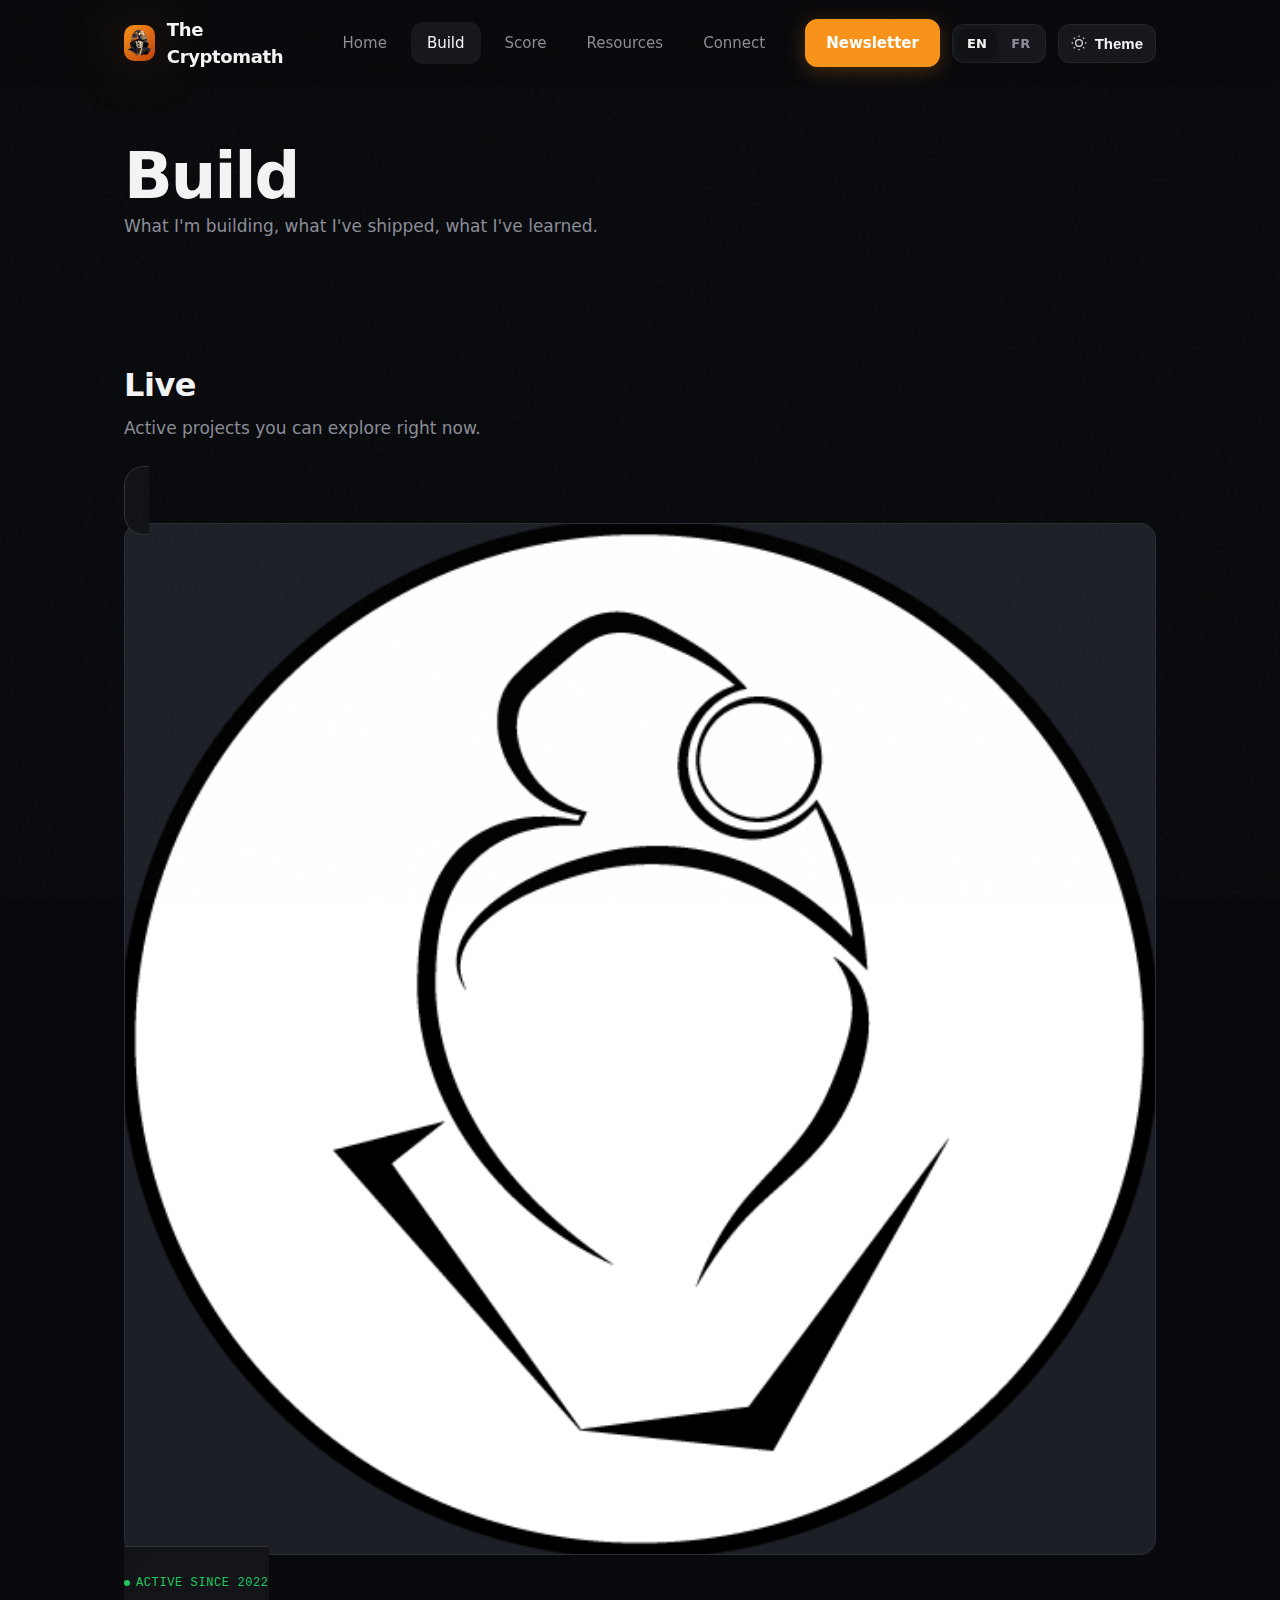
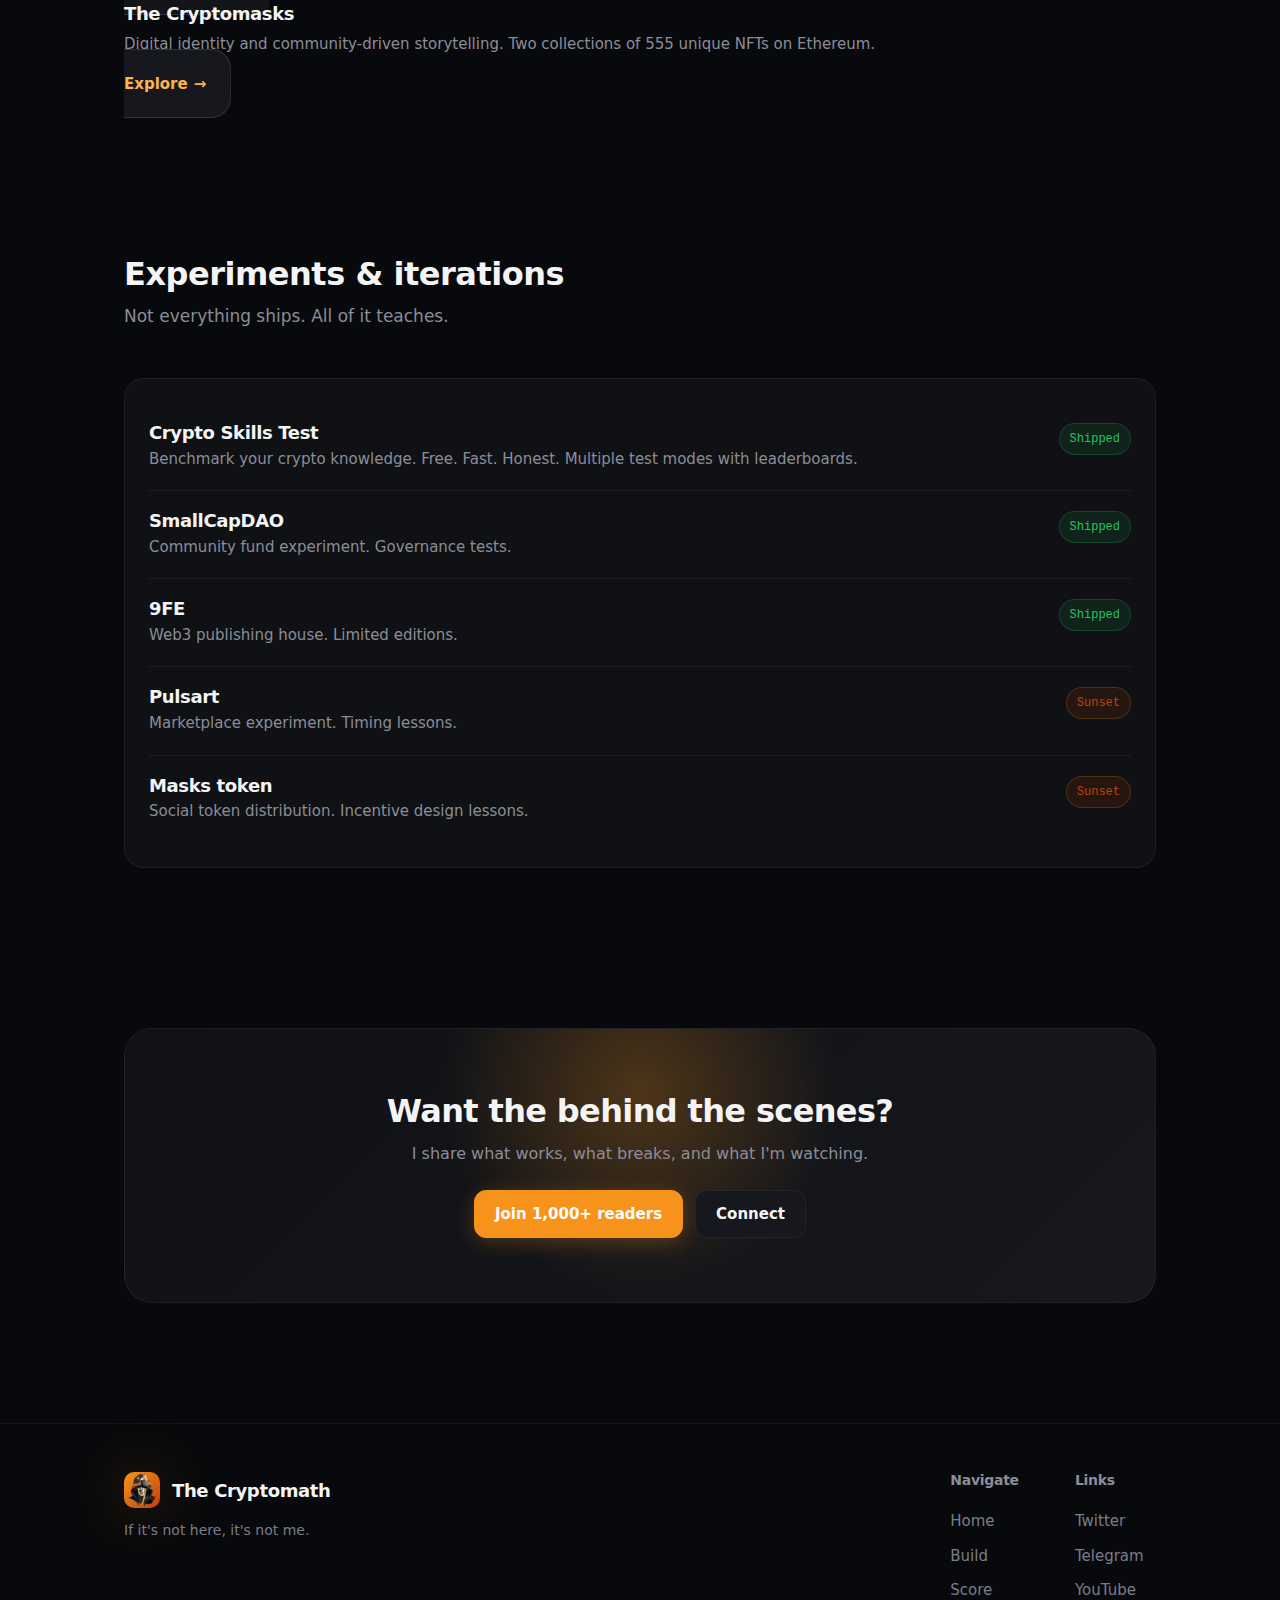
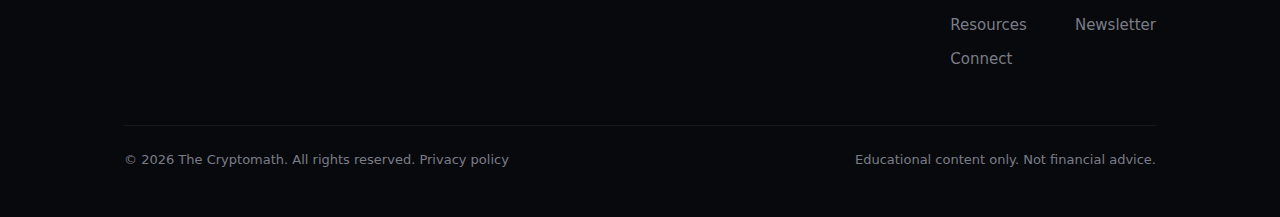
<file: build.html>
<!DOCTYPE html>
<html lang="en" data-theme="dark">
<head>
  <meta charset="UTF-8" />
  <meta name="viewport" content="width=device-width, initial-scale=1.0" />

  <script src="/js/theme.js?v=20260211"></script>

  <title>Build | The Cryptomath</title>
  <meta name="description" content="Active projects, past experiments, and lessons learned. The Cryptomasks, Crypto Skills Test, and more. What I'm building in crypto." />
  <meta name="color-scheme" content="dark light" />
  <meta name="theme-color" content="#08090c">
  <meta name="theme-color" content="#fbfbfc" media="(prefers-color-scheme: light)">
  <meta name="theme-color" content="#08090c" media="(prefers-color-scheme: dark)">


  <link rel="canonical" href="https://thecryptomath.com/build" />
  <link rel="alternate" hreflang="en" href="https://thecryptomath.com/build" />
  <link rel="alternate" hreflang="fr" href="https://thecryptomath.com/fr/build/" />
  <link rel="alternate" hreflang="x-default" href="https://thecryptomath.com/build" />

  <meta property="og:title" content="Build | The Cryptomath" />
  <meta property="og:description" content="Active projects, past experiments, and lessons learned. The Cryptomasks, Crypto Skills Test, and more. What I'm building in crypto." />
  <meta property="og:image" content="https://thecryptomath.com/assets/og.jpg" />
  <meta property="og:image:width" content="1200" />
  <meta property="og:image:height" content="630" />
  <meta property="og:type" content="website" />
  <meta property="og:url" content="https://thecryptomath.com/build" />
  <meta property="og:site_name" content="The Cryptomath" />

    <meta property="og:locale" content="en_US" />
  <meta property="og:locale:alternate" content="fr_FR" />
<meta name="twitter:card" content="summary_large_image" />
  <meta name="twitter:title" content="Build | The Cryptomath" />
  <meta name="twitter:description" content="Active projects, past experiments, and lessons learned. The Cryptomasks, Crypto Skills Test, and more. What I'm building in crypto." />
  <meta name="twitter:image" content="https://thecryptomath.com/assets/og.jpg" />
  <meta name="twitter:image:width" content="1200" />
  <meta name="twitter:image:height" content="630" />
  <meta name="twitter:site" content="@thecryptomath" />

  <link rel="icon" href="/favicon.ico" />
  <link rel="apple-touch-icon" href="/assets/apple-touch-icon.png" />

  <link rel="dns-prefetch" href="//static.cloudflareinsights.com" />
  <link rel="preconnect" href="https://static.cloudflareinsights.com" crossorigin="anonymous" />
  <link rel="stylesheet" href="/css/styles.css?v=20260209" />

  <script type="application/ld+json">
  {
    "@context": "https://schema.org",
    "@type": "Person",
    "name": "The Cryptomath",
    "url": "https://thecryptomath.com/",
    "email": "mailto:admin@thecryptomath.com",
    "sameAs": [
      "https://x.com/thecryptomath",
      "https://t.me/thecryptomath",
      "https://www.instagram.com/thecryptomath",
      "https://warpcast.com/thecryptomath",
      "https://www.reddit.com/user/TheCryptomath",
      "https://thecryptomath.substack.com"
    ],
    "description": "In crypto since 2017. Tracking trends, sharing insights, shipping projects."
  }
  </script>
  <!-- Cloudflare Web Analytics --><script defer src='https://static.cloudflareinsights.com/beacon.min.js' data-cf-beacon='{"token": "199dc53c7f2f4873937f56cdf35084ce"}'></script><!-- End Cloudflare Web Analytics -->
</head>

<body>
    <a class="skip-link" href="#content">Skip to content</a>
<header class="topbar">
    <div class="container">
      <nav class="nav">
        <a class="brand" href="/">
          <span class="brand-mark" aria-hidden="true">
            <img class="brand-mark-img" src="/assets/logo.png" alt="" width="192" height="192" />
          </span>
          <span>The Cryptomath</span>
        </a>

        <div class="navlinks" data-navlinks>
          <a href="/">Home</a>
          <a href="/build" aria-current="page">Build</a>
          <a href="/score/">Score</a>
          <a href="/resources">Resources</a>
          <a href="/connect">Connect</a>
        </div>

        <div class="nav-cta">
          <a class="btn primary" href="/newsletter">Newsletter</a>
          <div class="lang-switch" aria-label="Language selector">
            <a href="/build" lang="en" aria-current="true">EN</a>
            <a href="/fr/build/" lang="fr">FR</a>
          </div>

          <button class="theme-toggle" type="button" data-theme-toggle aria-label="Toggle theme">
            <svg viewBox="0 0 24 24" fill="none" stroke="currentColor" stroke-width="2" aria-hidden="true">
              <path d="M21 12.79A9 9 0 1 1 11.21 3 7 7 0 0 0 21 12.79z"></path>
            </svg>
            <span>Theme</span>
          </button>

          <button class="mobile-toggle" data-mobile-toggle aria-expanded="false" aria-label="Menu">Menu</button>
        </div>
      </nav>
    </div>
  </header>

  <main id="content">
    <section class="section" style="padding-top: 140px;">
      <div class="container">
        <div class="section-header">
          <h1>Build</h1>
          <p class="section-sub">What I'm building, what I've shipped, what I've learned.</p>
        </div>
      </div>
    </section>

    <section class="section" style="padding-top: 0;">
      <div class="container">
        <div class="section-header">
          <h2>Live</h2>
          <p class="section-sub">Active projects you can explore right now.</p>
        </div>

        <div class="grid-1">
          <a href="https://www.thecryptomasks.xyz" target="_blank" rel="noopener" class="card project-card featured">
            <div class="project-thumb">
              <img src="/assets/cryptomasks.png" alt="The Cryptomasks project" loading="lazy" width="571" height="572">
            </div>
            <div class="card-label live">Active since 2022</div>
            <h3>The Cryptomasks</h3>
            <p class="card-desc">Digital identity and community-driven storytelling. Two collections of 555 unique NFTs on Ethereum.</p>
            <span class="card-link">Explore</span>
          </a>
        </div>
      </div>
    </section>

    <section class="section">
      <div class="container">
        <div class="section-header">
          <h2>Experiments & iterations</h2>
          <p class="section-sub">Not everything ships. All of it teaches.</p>
        </div>

        <div class="card">
          <div class="experiment">
            <div class="experiment-info">
              <h3><a href="https://t.me/CryptoSkillsTestBot" target="_blank" rel="noopener">Crypto Skills Test</a></h3>
              <p class="experiment-desc">Benchmark your crypto knowledge. Free. Fast. Honest. Multiple test modes with leaderboards.</p>
            </div>
            <span class="experiment-status shipped">Shipped</span>
          </div>

          <div class="experiment">
            <div class="experiment-info">
              <h3>SmallCapDAO</h3>
              <p class="experiment-desc">Community fund experiment. Governance tests.</p>
            </div>
            <span class="experiment-status shipped">Shipped</span>
          </div>

          <div class="experiment">
            <div class="experiment-info">
              <h3>9FE</h3>
              <p class="experiment-desc">Web3 publishing house. Limited editions.</p>
            </div>
            <span class="experiment-status shipped">Shipped</span>
          </div>

          <div class="experiment">
            <div class="experiment-info">
              <h3>Pulsart</h3>
              <p class="experiment-desc">Marketplace experiment. Timing lessons.</p>
            </div>
            <span class="experiment-status sunset">Sunset</span>
          </div>

          <div class="experiment">
            <div class="experiment-info">
              <h3>Masks token</h3>
              <p class="experiment-desc">Social token distribution. Incentive design lessons.</p>
            </div>
            <span class="experiment-status sunset">Sunset</span>
          </div>
        </div>
      </div>
    </section>

    <section class="section">
      <div class="container">
        <div class="cta-block">
          <h2>Want the behind the scenes?</h2>
          <p>I share what works, what breaks, and what I'm watching.</p>
          <div style="display:flex;gap:12px;justify-content:center;flex-wrap:wrap;">
            <a href="/newsletter" class="btn primary">Join 1,000+ readers</a>
            <a href="/connect" class="btn">Connect</a>
          </div>
        </div>
      </div>
    </section>
  </main>

  <footer class="footer">
  <div class="container">
    <div class="footer-content">
      <div class="footer-brand">
        <a class="brand" href="/" aria-label="The Cryptomath home">
          <span class="brand-mark" aria-hidden="true">
            <img class="brand-mark-img" src="/assets/logo.png" alt="" width="192" height="192" />
          </span>
          <span>The Cryptomath</span>
        </a>
        <p>If it's not here, it's not me.</p>
      </div>

      <div class="footer-links">
        <div class="footer-col">
          <h2>Navigate</h2>
          <a href="/">Home</a>
          <a href="/build">Build</a>
          <a href="/score/">Score</a>
          <a href="/resources">Resources</a>
          <a href="/connect">Connect</a>
        </div>

        <div class="footer-col">
          <h2>Links</h2>
          <a href="https://x.com/thecryptomath" target="_blank" rel="noopener">
            Twitter <span class="sr-only">(opens in new tab)</span>
          </a>
          <a href="https://t.me/thecryptomath" target="_blank" rel="noopener">
            Telegram <span class="sr-only">(opens in new tab)</span>
          </a>
          <a href="https://www.youtube.com/@TheCryptomath" target="_blank" rel="noopener">
            YouTube <span class="sr-only">(opens in new tab)</span>
          </a>
          <a href="/newsletter">Newsletter</a>
        </div>
      </div>
    </div>

    <div class="footer-bottom">
      <p>© <span data-year></span> The Cryptomath. All rights reserved. <a href="/privacy">Privacy policy</a></p>
      <p>Educational content only. Not financial advice.</p>
    </div>
  </div>
 </footer>

 <script defer src="/js/main.js?v=20260211"></script>
</body>
</html>
</file>
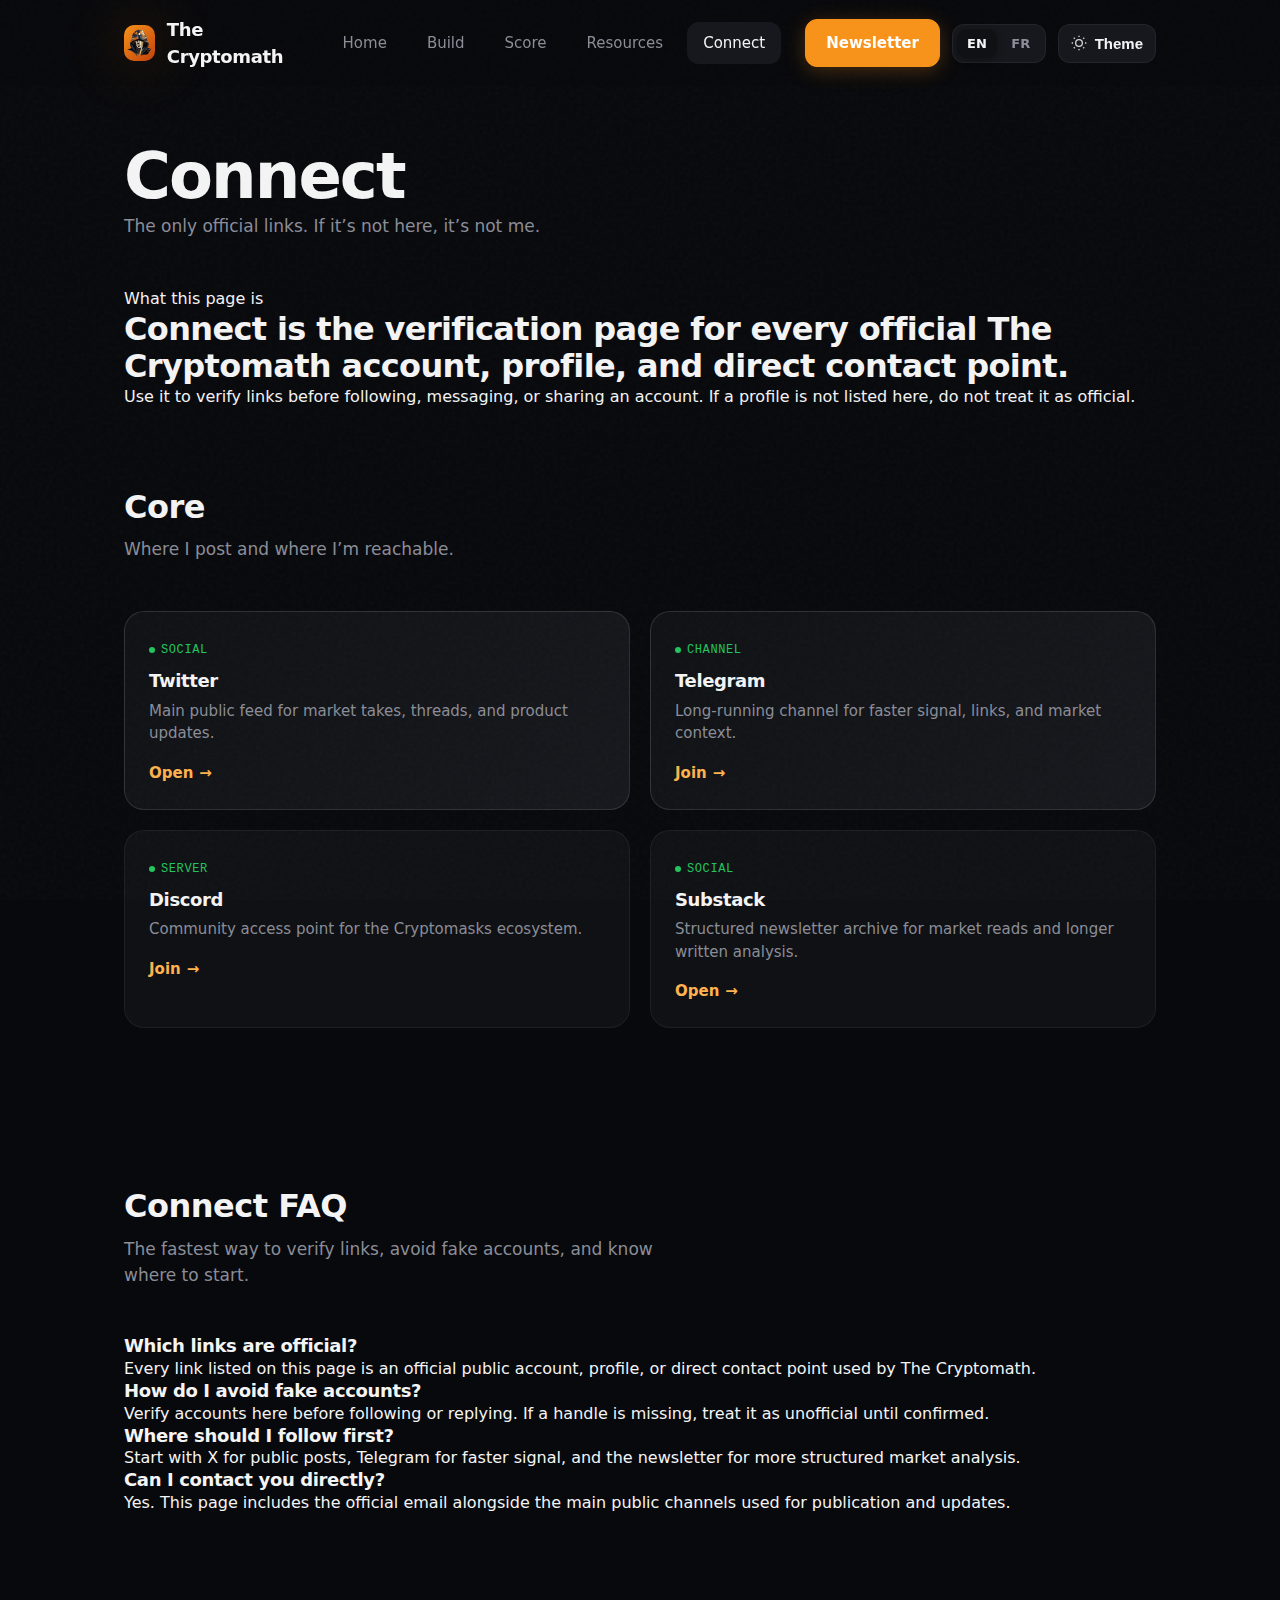
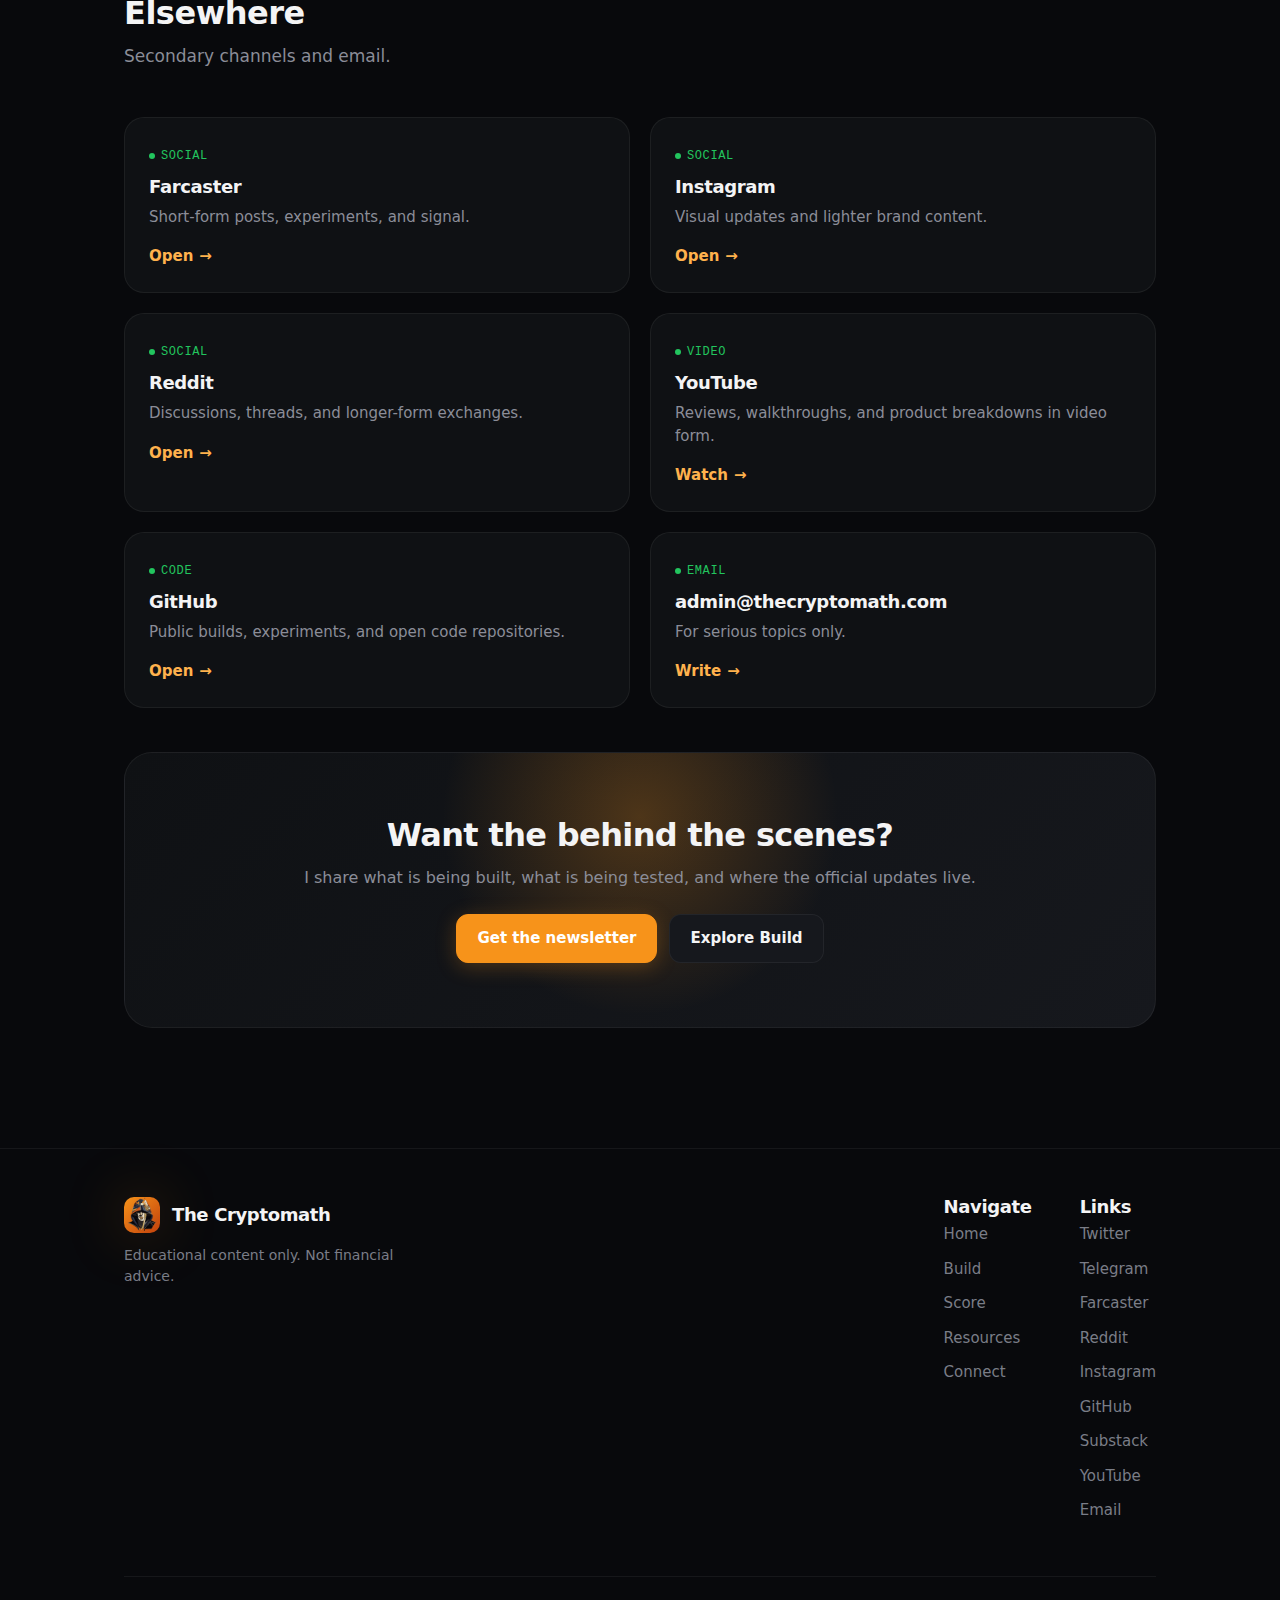
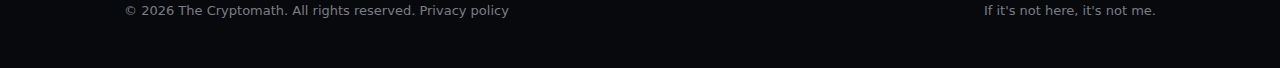
<file: connect.html>
<!DOCTYPE html>

<html data-theme="dark" lang="en">
<head>
<meta charset="utf-8"/>
<meta content="width=device-width, initial-scale=1" name="viewport"/>
<!-- Inline theme script: must stay here to avoid FOUC on first load (no HTTP request) -->
<script>
    (function () {
      try {
        var root = document.documentElement;
        var saved = localStorage.getItem("theme");
        var theme = (saved === "light" || saved === "dark") ? saved : "dark";
        if (theme === "dark") root.setAttribute("data-theme", "dark");
        else root.removeAttribute("data-theme");
        root.style.colorScheme = theme;
      } catch (_) {}
    })();
  </script>
<title>Connect | The Cryptomath</title>
<meta content="Official links and verified accounts. One place to reach me, follow my work, and avoid impersonators. Newsletter, tools, and socials." name="description"/>
<meta content="dark light" name="color-scheme"/>
<meta content="#08090c" name="theme-color"/>
<meta content="#fbfbfc" media="(prefers-color-scheme: light)" name="theme-color"/>
<meta content="#08090c" media="(prefers-color-scheme: dark)" name="theme-color"/>
<link href="https://thecryptomath.com/connect" rel="canonical"/>
<link href="https://thecryptomath.com/connect" hreflang="en" rel="alternate"/>
<link href="https://thecryptomath.com/fr/contact/" hreflang="fr" rel="alternate"/>
<link href="https://thecryptomath.com/connect" hreflang="x-default" rel="alternate"/>
<meta content="Connect | The Cryptomath" property="og:title"/>
<meta content="Official links and verified accounts. One place to reach me, follow my work, and avoid impersonators. Newsletter, tools, and socials." property="og:description"/>
<meta content="https://thecryptomath.com/assets/og.jpg" property="og:image"/>
<meta content="1200" property="og:image:width">
<meta content="630" property="og:image:height">
<meta content="website" property="og:type">
<meta content="https://thecryptomath.com/connect" property="og:url"/>
<meta content="The Cryptomath" property="og:site_name"/>
<meta content="en_US" property="og:locale"/>
<meta content="fr_FR" property="og:locale:alternate"/>
<meta content="summary_large_image" name="twitter:card"/>
<meta content="Connect | The Cryptomath" name="twitter:title"/>
<meta content="Official links and verified accounts. One place to reach me, follow my work, and avoid impersonators. Newsletter, tools, and socials." name="twitter:description"/>
<meta content="https://thecryptomath.com/assets/og.jpg" name="twitter:image"/>
<meta content="1200" name="twitter:image:width"/>
<meta content="630" name="twitter:image:height"/>
<meta content="@thecryptomath" name="twitter:site"/>
<!-- Icons -->
<link href="/favicon.ico" rel="icon"/>
<link href="/assets/apple-touch-icon.png" rel="apple-touch-icon"/>
<link href="//static.cloudflareinsights.com" rel="dns-prefetch"/>
<link crossorigin="anonymous" href="https://static.cloudflareinsights.com" rel="preconnect"/>
<link href="/css/styles.css?v=20260423" rel="stylesheet"/>
<!-- Cloudflare Web Analytics -->
<script type="application/ld+json">{
  "@context": "https://schema.org",
  "@graph": [
    {
      "@type": "ContactPage",
      "@id": "https://thecryptomath.com/connect#webpage",
      "url": "https://thecryptomath.com/connect",
      "name": "Connect | The Cryptomath",
      "description": "Official links, verified profiles, and contact points for The Cryptomath.",
      "isPartOf": {
        "@id": "https://thecryptomath.com/#website"
      },
      "about": {
        "@id": "https://thecryptomath.com/#person"
      },
      "mainEntity": {
        "@id": "https://thecryptomath.com/#person"
      },
      "inLanguage": "en-US"
    }
  ]
}</script>
<script type="application/ld+json">{
  "@context": "https://schema.org",
  "@type": "FAQPage",
  "mainEntity": [
    {
      "@type": "Question",
      "name": "Which links are official?",
      "acceptedAnswer": {
        "@type": "Answer",
        "text": "Every link listed on this page is an official public account, profile, or direct contact point used by The Cryptomath."
      }
    },
    {
      "@type": "Question",
      "name": "How do I avoid fake accounts?",
      "acceptedAnswer": {
        "@type": "Answer",
        "text": "Verify accounts here before following or replying. If a handle is missing, treat it as unofficial until confirmed."
      }
    },
    {
      "@type": "Question",
      "name": "Where should I follow first?",
      "acceptedAnswer": {
        "@type": "Answer",
        "text": "Start with X for public posts, Telegram for faster signal, and the newsletter for more structured market analysis."
      }
    },
    {
      "@type": "Question",
      "name": "Can I contact you directly?",
      "acceptedAnswer": {
        "@type": "Answer",
        "text": "Yes. This page includes the official email alongside the main public channels used for publication and updates."
      }
    }
  ]
}</script>

<script type="application/ld+json">
{
  "@context": "https://schema.org",
  "@graph": [
    {
      "@type": "Person",
      "@id": "https://thecryptomath.com/#person",
      "name": "The Cryptomath",
      "url": "https://thecryptomath.com/",
      "email": "admin@thecryptomath.com",
      "image": {
        "@type": "ImageObject",
        "url": "https://thecryptomath.com/assets/logo.png"
      },
      "sameAs": [
        "https://x.com/thecryptomath",
        "https://t.me/thecryptomath",
        "https://www.instagram.com/thecryptomath",
        "https://warpcast.com/thecryptomath",
        "https://www.reddit.com/user/TheCryptomath",
        "https://thecryptomath.substack.com",
        "https://github.com/TheCryptomath",
        "https://www.youtube.com/@TheCryptomath"
      ],
      "description": "Independent crypto builder and publisher active since 2017. Market analysis, educational content, tools, and projects."
    },
    {
      "@type": "WebSite",
      "@id": "https://thecryptomath.com/#website",
      "url": "https://thecryptomath.com/",
      "name": "The Cryptomath",
      "publisher": {
        "@id": "https://thecryptomath.com/#person"
      },
      "inLanguage": [
        "en-US",
        "fr-FR"
      ],
      "description": "Official website of The Cryptomath. Crypto analysis, newsletter editions, tools, resources, and verified links."
    }
  ]
}
</script>
<script data-cf-beacon='{"token": "199dc53c7f2f4873937f56cdf35084ce"}' defer="" src="https://static.cloudflareinsights.com/beacon.min.js"></script><!-- End Cloudflare Web Analytics -->
</head>
<body>
<a class="skip-link" href="#content">Skip to content</a>
<header class="topbar">
<div class="container">
<nav aria-label="Main navigation" class="nav">
<a class="brand" href="/">
<span aria-hidden="true" class="brand-mark">
<img alt="" class="brand-mark-img" height="192" src="/assets/logo.png" width="192" decoding="async" fetchpriority="high"/>
</span>
<span>The Cryptomath</span>
</a>
<div class="navlinks" data-navlinks="">
<a href="/">Home</a>
<a href="/build">Build</a>
<a href="/score/">Score</a>
<a href="/resources">Resources</a>
<a aria-current="page" href="/connect">Connect</a>
</div>
<div class="nav-cta">
<a class="btn primary" href="/newsletter">Newsletter</a>
<div aria-label="Language selector" class="lang-switch">
<a aria-current="true" href="/connect" lang="en">EN</a>
<a href="/fr/contact/" lang="fr">FR</a>
</div>
<button aria-label="Toggle theme" class="theme-toggle" data-theme-toggle="" type="button">
<svg aria-hidden="true" fill="none" stroke="currentColor" stroke-width="2" viewbox="0 0 24 24">
<path d="M21 12.79A9 9 0 1 1 11.21 3 7 7 0 0 0 21 12.79z"></path>
</svg>
<span>Theme</span>
</button>
<button type="button" aria-expanded="false" aria-label="Menu" class="mobile-toggle" data-mobile-toggle="">Menu</button>
</div>
</nav>
</div>
</header>
<main id="content">
<!-- Hero -->
<section class="section" style="padding-top: 140px;">
<div class="container">
<div class="section-header">
<h1>Connect</h1>
<p class="section-sub">The only official links. If it’s not here, it’s not me.</p>
</div>
<div aria-label="Quick answer" class="answer-block"><div class="answer-block-kicker">What this page is</div><h2 class="answer-block-title">Connect is the verification page for every official The Cryptomath account, profile, and direct contact point.</h2><p>Use it to verify links before following, messaging, or sharing an account. If a profile is not listed here, do not treat it as official.</p></div>
</div>
</section>
<!-- Core -->
<section class="section" style="padding-top: 0;">
<div class="container">
<div class="section-header">
<h2>Core</h2>
<p class="section-sub">Where I post and where I’m reachable.</p>
</div>
<div class="grid-2">
<a class="card project-card featured" href="https://x.com/thecryptomath" rel="noopener noreferrer" target="_blank">
<div class="card-label live">Social</div>
<h3>Twitter</h3>
<p class="card-desc">Main public feed for market takes, threads, and product updates.</p>
<span class="card-link">Open</span>
</a>
<a class="card project-card featured" href="https://t.me/thecryptomath" rel="noopener noreferrer" target="_blank">
<div class="card-label live">Channel</div>
<h3>Telegram</h3>
<p class="card-desc">Long-running channel for faster signal, links, and market context.</p>
<span class="card-link">Join</span>
</a>
<a class="card project-card" href="https://discord.gg/the-cryptomasks-931784419411386408" rel="noopener noreferrer" target="_blank">
<div class="card-label live">Server</div>
<h3>Discord</h3>
<p class="card-desc">Community access point for the Cryptomasks ecosystem.</p>
<span class="card-link">Join</span>
</a>
<a class="card project-card" href="https://thecryptomath.substack.com" rel="noopener noreferrer" target="_blank">
<div class="card-label live">Social</div>
<h3>Substack</h3>
<p class="card-desc">Structured newsletter archive for market reads and longer written analysis.</p>
<span class="card-link">Open</span>
</a>
</div>
</div>
</section>
<!-- Elsewhere -->
<section class="section"><div class="container"><div class="section-header"><h2>Connect FAQ</h2><p class="section-sub">The fastest way to verify links, avoid fake accounts, and know where to start.</p></div><div class="faq-grid"><div class="faq-item"><h3>Which links are official?</h3><p>Every link listed on this page is an official public account, profile, or direct contact point used by The Cryptomath.</p></div><div class="faq-item"><h3>How do I avoid fake accounts?</h3><p>Verify accounts here before following or replying. If a handle is missing, treat it as unofficial until confirmed.</p></div><div class="faq-item"><h3>Where should I follow first?</h3><p>Start with X for public posts, Telegram for faster signal, and the newsletter for more structured market analysis.</p></div><div class="faq-item"><h3>Can I contact you directly?</h3><p>Yes. This page includes the official email alongside the main public channels used for publication and updates.</p></div></div></div></section>
<section class="section" style="padding-top: 0;">
<div class="container">
<div class="section-header">
<h2>Elsewhere</h2>
<p class="section-sub">Secondary channels and email.</p>
</div>
<div class="grid-2">
<a class="card project-card" href="https://warpcast.com/thecryptomath" rel="noopener noreferrer" target="_blank">
<div class="card-label live">Social</div>
<h3>Farcaster</h3>
<p class="card-desc">Short-form posts, experiments, and signal.</p>
<span class="card-link">Open</span>
</a>
<a class="card project-card" href="https://www.instagram.com/thecryptomath" rel="noopener noreferrer" target="_blank">
<div class="card-label live">Social</div>
<h3>Instagram</h3>
<p class="card-desc">Visual updates and lighter brand content.</p>
<span class="card-link">Open</span>
</a>
<a class="card project-card" href="https://www.reddit.com/user/TheCryptomath" rel="noopener noreferrer" target="_blank">
<div class="card-label live">Social</div>
<h3>Reddit</h3>
<p class="card-desc">Discussions, threads, and longer-form exchanges.</p>
<span class="card-link">Open</span>
</a>
<a class="card project-card" href="https://www.youtube.com/@TheCryptomath" rel="noopener noreferrer" target="_blank">
<div class="card-label live">Video</div>
<h3>YouTube</h3>
<p class="card-desc">Reviews, walkthroughs, and product breakdowns in video form.</p>
<span class="card-link">Watch</span>
</a>
<a class="card project-card" href="https://github.com/TheCryptomath" rel="noopener noreferrer" target="_blank">
<div class="card-label live">Code</div>
<h3>GitHub</h3>
<p class="card-desc">Public builds, experiments, and open code repositories.</p>
<span class="card-link">Open</span>
</a>
<a class="card project-card" href="mailto:admin@thecryptomath.com">
<div class="card-label live">Email</div>
<h3>admin@thecryptomath.com</h3>
<p class="card-desc">For serious topics only.</p>
<span class="card-link">Write</span>
</a>
</div>
<div class="cta-block" style="margin-top: 44px;">
<h2>Want the behind the scenes?</h2>
<p>I share what is being built, what is being tested, and where the official updates live.</p>
<div style="display: flex; gap: 12px; justify-content: center; flex-wrap: wrap;">
<a class="btn primary" href="/newsletter">Get the newsletter</a>
<a class="btn" href="/build">Explore Build</a>
</div>
</div>
</div>
</section>
</main>
<footer class="footer">
<div class="container">
<div class="footer-content">
<div class="footer-brand">
<a aria-label="The Cryptomath home" class="brand" href="/">
<span aria-hidden="true" class="brand-mark">
<img alt="" class="brand-mark-img" height="192" src="/assets/logo.png" width="192" decoding="async" loading="lazy"/>
</span>
<span>The Cryptomath</span>
</a>
<p>Educational content only. Not financial advice.</p>
</div>
<div class="footer-links">
<div class="footer-col">
<h3>Navigate</h3>
<a href="/">Home</a>
<a href="/build">Build</a>
<a href="/score/">Score</a>
<a href="/resources">Resources</a>
<a href="/connect">Connect</a>
</div>
<div class="footer-col">
<h3>Links</h3>
<a href="https://x.com/thecryptomath" rel="noopener noreferrer" target="_blank">
              Twitter <span class="sr-only">(opens in new tab)</span>
</a>
<a href="https://t.me/thecryptomath" rel="noopener noreferrer" target="_blank">
              Telegram <span class="sr-only">(opens in new tab)</span>
</a>
<a href="https://warpcast.com/thecryptomath" rel="noopener noreferrer" target="_blank">
              Farcaster <span class="sr-only">(opens in new tab)</span>
</a>
<a href="https://www.reddit.com/user/TheCryptomath" rel="noopener noreferrer" target="_blank">
              Reddit <span class="sr-only">(opens in new tab)</span>
</a>
<a href="https://www.instagram.com/thecryptomath" rel="noopener noreferrer" target="_blank">
              Instagram <span class="sr-only">(opens in new tab)</span>
</a>
<a href="https://github.com/TheCryptomath" rel="noopener noreferrer" target="_blank">
              GitHub <span class="sr-only">(opens in new tab)</span>
</a>
<a href="https://thecryptomath.substack.com" rel="noopener noreferrer" target="_blank">
              Substack <span class="sr-only">(opens in new tab)</span>
</a>
<a href="https://www.youtube.com/@TheCryptomath" rel="noopener noreferrer" target="_blank">
              YouTube <span class="sr-only">(opens in new tab)</span>
</a>
<a href="mailto:admin@thecryptomath.com">Email</a>
</div>
</div>
</div>
<div class="footer-bottom">
<p>© <span data-year=""></span> The Cryptomath. All rights reserved. <a href="/privacy">Privacy policy</a></p>
<p>If it's not here, it's not me.</p>
</div>
</div>
</footer>
<script defer="" src="/js/main.js?v=20260423"></script>
</body>
</html>
</file>
<file: css/styles.css>
:root {
  --sans: ui-sans-serif, system-ui, -apple-system, "Segoe UI", Inter, Roboto, Arial, "Noto Sans", "Liberation Sans", sans-serif;
  --mono: ui-monospace, SFMono-Regular, Menlo, Monaco, Consolas, "Liberation Mono", "Courier New", monospace;

  /* Light theme */
  --bg-deep: #fbfbfc;
  --bg-surface: #ffffff;
  --bg-elevated: #f4f5f8;
  --bg-hover: #eef0f6;

  --text-primary: #0e0f12;
  --text-secondary: #4a5160;
  --text-muted: #596068;

  --border: rgba(14,15,18,0.10);
  --border-hover: rgba(14,15,18,0.18);

  --accent: #F7931A;
  --accent-glow: rgba(247,147,26,0.22);
  --accent-bright: #E07A00;

  --gold: #C2410C;
  --gold-muted: rgba(194,65,12,0.10);

  --success: #16a34a;
  --live-pulse: #16a34a;

  --container: 1080px;
  --radius-sm: 8px;
  --radius-md: 12px;
  --radius-lg: 20px;
  --radius-xl: 28px;

  --shadow-sm: 0 2px 8px rgba(14,15,18,0.08);
  --shadow-md: 0 14px 46px rgba(14,15,18,0.14);
  --shadow-glow: 0 0 60px var(--accent-glow);

  --topbar-bg: rgba(251,251,252,0.35);
  --topbar-bg-scrolled: rgba(251,251,252,0.85);
  --grain-opacity: 0.02;

  /*
   * Precomputed color-mix fallbacks
   * Ensures compatibility with Safari < 16.4 and Chrome < 111.
   * Values calculated from the base tokens above.
   */
  --_border-86: rgba(14,15,18,0.086);
  --_border-88: rgba(14,15,18,0.088);
  --_border-90: rgba(14,15,18,0.09);
  --_border-92: rgba(14,15,18,0.092);
  --_border-hover-90: rgba(14,15,18,0.162);
  --_accent-42: rgba(247,147,26,0.42);
  --_bg-deep-88: rgba(251,251,252,0.88);
  --_bg-surface-88: rgba(255,255,255,0.88);
  --_bg-surface-92: rgba(255,255,255,0.92);
  --_bg-surface-94: rgba(255,255,255,0.94);
  --_bg-elevated-55: rgba(244,245,248,0.55);
  --_bg-elevated-68: rgba(244,245,248,0.68);
  --_success-hi: #40b46b;   /* success 82% + white 18% */
  --_success-lo: #107535;   /* success 72% + black 28% */
  --_success-16: rgba(22,163,74,0.16);
  --_success-26: rgba(22,163,74,0.26);
}

html[data-theme="dark"] {
  --bg-deep: #08090c;
  --bg-surface: #0f1114;
  --bg-elevated: #16181d;
  --bg-hover: #1c1f26;

  --text-primary: #f4f4f5;
  --text-secondary: #8b8d98;
  --text-muted: #7A7D87;

  --border: rgba(255,255,255,0.06);
  --border-hover: rgba(255,255,255,0.12);

  --accent: #F7931A;
  --accent-glow: rgba(247,147,26,0.26);
  --accent-bright: #FFB24D;

  --gold: #C2410C;
  --gold-muted: rgba(194,65,12,0.12);

  --success: #22c55e;
  --live-pulse: #22c55e;

  --shadow-sm: 0 2px 8px rgba(0,0,0,0.30);
  --shadow-md: 0 8px 32px rgba(0,0,0,0.40);

  --topbar-bg: rgba(8,9,12,0.35);
  --topbar-bg-scrolled: rgba(8,9,12,0.85);
  --grain-opacity: 0.03;

  /* Dark-theme overrides for precomputed color-mix fallbacks */
  --_border-86: rgba(255,255,255,0.052);
  --_border-88: rgba(255,255,255,0.053);
  --_border-90: rgba(255,255,255,0.054);
  --_border-92: rgba(255,255,255,0.055);
  --_border-hover-90: rgba(255,255,255,0.108);
  --_accent-42: rgba(247,147,26,0.42);
  --_bg-deep-88: rgba(8,9,12,0.88);
  --_bg-surface-88: rgba(15,17,20,0.88);
  --_bg-surface-92: rgba(15,17,20,0.92);
  --_bg-surface-94: rgba(15,17,20,0.94);
  --_bg-elevated-55: rgba(22,24,29,0.55);
  --_bg-elevated-68: rgba(22,24,29,0.68);
  --_success-hi: #4acf7b;   /* success 82% + white 18% */
  --_success-lo: #188e44;   /* success 72% + black 28% */
  --_success-16: rgba(34,197,94,0.16);
  --_success-26: rgba(34,197,94,0.26);
}

/* Reset & Base */
*, *::before, *::after { box-sizing: border-box; }

html {
  scroll-behavior: smooth;
  -webkit-font-smoothing: antialiased;
  -moz-osx-font-smoothing: grayscale;
}

body {
  margin: 0;
  font-family: var(--sans);
  font-weight: 400;
  color: var(--text-primary);
  background: var(--bg-deep);
  line-height: 1.5;
  font-size: 16px;
}

/* Subtle grain texture */
body::before {
  content: '';
  position: fixed;
  inset: 0;
  background-image: url("data:image/svg+xml,%3Csvg viewBox='0 0 256 256' xmlns='http://www.w3.org/2000/svg'%3E%3Cfilter id='noise'%3E%3CfeTurbulence type='fractalNoise' baseFrequency='0.9' numOctaves='4' stitchTiles='stitch'/%3E%3C/filter%3E%3Crect width='100%25' height='100%25' filter='url(%23noise)'/%3E%3C/svg%3E");
  opacity: var(--grain-opacity);
  pointer-events: none;
  z-index: 1;
}

/* Disable grain on mobile */
@media (max-width: 768px) {
  body::before { display: none; }
}

a {
  color: inherit;
  text-decoration: none;
  transition: color 0.2s ease;
}
a:hover { color: var(--accent-bright); }

.sr-only {
  position: absolute;
  width: 1px;
  height: 1px;
  padding: 0;
  margin: -1px;
  overflow: hidden;
  clip: rect(0, 0, 0, 0);
  white-space: nowrap;
  border: 0;
}

h1, h2, h3, h4 {
  margin: 0;
  font-weight: 700;
  letter-spacing: -0.02em;
  line-height: 1.15;
}

h1 {
  font-size: clamp(2.5rem, 6vw, 4rem);
  font-weight: 800;
  letter-spacing: -0.03em;
}

h2 { font-size: clamp(1.5rem, 3vw, 2rem); }

h3 {
  font-size: 1.125rem;
  font-weight: 600;
}

p { margin: 0; }

/* Container */
.container {
  width: 100%;
  max-width: var(--container);
  margin: 0 auto;
  padding: 0 24px;
}

/* ============================================
   NAVIGATION
   ============================================ */
.topbar {
  position: fixed;
  top: 0;
  left: 0;
  right: 0;
  z-index: 100;
  padding: 16px 0;
  background: var(--topbar-bg);
  transition: background 0.3s ease, backdrop-filter 0.3s ease;
}

.topbar.scrolled {
  background: var(--topbar-bg-scrolled);
  -webkit-backdrop-filter: blur(20px);
  backdrop-filter: blur(20px);
  border-bottom: 1px solid var(--border);
}

.nav {
  display: flex;
  align-items: center;
  justify-content: space-between;
  gap: 24px;
}

.brand {
  display: flex;
  align-items: center;
  gap: 12px;
  font-weight: 700;
  font-size: 1.125rem;
  letter-spacing: -0.02em;
}

.brand-mark {
  width: 36px;
  height: 36px;
  border-radius: 10px;
  background: linear-gradient(135deg, var(--accent) 0%, var(--gold) 100%);
  display: flex;
  align-items: center;
  justify-content: center;
  font-family: var(--mono);
  font-weight: 700;
  font-size: 14px;
  color: white;
  box-shadow: var(--shadow-glow);
  overflow: hidden;
}

.brand-mark-img {
  width: 100%;
  height: 100%;
  object-fit: contain;
  display: block;
}

.navlinks {
  display: flex;
  align-items: center;
  gap: 8px;
}

.navlinks a {
  padding: 10px 16px;
  border-radius: var(--radius-md);
  font-weight: 500;
  font-size: 0.9375rem;
  color: var(--text-secondary);
  transition: all 0.2s ease;
}

.navlinks a:hover {
  color: var(--text-primary);
  background: var(--bg-hover);
}

.navlinks a[aria-current="page"] {
  color: var(--text-primary);
  background: var(--bg-elevated);
}

.nav-cta {
  display: flex;
  align-items: center;
  gap: 12px;
}

.mobile-toggle {
  display: none;
  padding: 10px 12px;
  background: var(--bg-elevated);
  border: 1px solid var(--border);
  border-radius: var(--radius-md);
  color: var(--text-primary);
  cursor: pointer;
  white-space: nowrap;
  -webkit-tap-highlight-color: transparent;
  touch-action: manipulation;
}

.theme-toggle {
  display: inline-flex;
  align-items: center;
  justify-content: center;
  gap: 8px;
  padding: 10px 12px;
  background: var(--bg-elevated);
  border: 1px solid var(--border);
  border-radius: var(--radius-md);
  color: var(--text-primary);
  cursor: pointer;
  font-weight: 600;
  font-size: 0.9375rem;
  transition: all 0.2s ease;
  white-space: nowrap;
  -webkit-tap-highlight-color: transparent;
  touch-action: manipulation;
}
.theme-toggle:hover {
  background: var(--bg-hover);
  border-color: var(--border-hover);
  transform: translateY(-1px);
}
.theme-toggle svg {
  width: 16px;
  height: 16px;
  opacity: 0.85;
}

.lang-switch {
  display: inline-flex;
  align-items: center;
  gap: 4px;
  padding: 4px;
  background: var(--bg-elevated);
  border: 1px solid var(--border);
  border-radius: var(--radius-md);
}

.lang-switch a {
  padding: 8px 10px;
  border-radius: 10px;
  font-weight: 700;
  font-size: 0.8125rem;
  letter-spacing: 0.02em;
  color: var(--text-secondary);
  line-height: 1;
}

.lang-switch a:hover {
  color: var(--text-primary);
  background: var(--bg-hover);
}

.lang-switch a[aria-current="true"] {
  color: var(--text-primary);
  background: var(--bg-surface);
  box-shadow: var(--shadow-sm);
}


/* ============================================
   BUTTONS
   ============================================ */
.btn {
  display: inline-flex;
  align-items: center;
  justify-content: center;
  gap: 8px;
  padding: 12px 20px;
  border-radius: var(--radius-md);
  font-family: inherit;
  font-weight: 600;
  font-size: 0.9375rem;
  border: 1px solid var(--border);
  background: var(--bg-elevated);
  color: var(--text-primary);
  cursor: pointer;
  transition: all 0.2s ease;
  white-space: nowrap;
}

.btn:hover {
  background: var(--bg-hover);
  border-color: var(--border-hover);
  transform: translateY(-1px);
}

.btn.primary {
  background: var(--accent);
  border-color: var(--accent);
  color: white;
  box-shadow: 0 4px 20px var(--accent-glow);
}

.btn.primary:hover {
  background: var(--accent-bright);
  border-color: var(--accent-bright);
  box-shadow: 0 8px 32px var(--accent-glow);
}

.btn.ghost {
  background: transparent;
  border-color: transparent;
}

.btn.ghost:hover { background: var(--bg-hover); }

.btn-icon {
  width: 18px;
  height: 18px;
  opacity: 0.7;
}

/* ============================================
   HERO SECTION
   ============================================ */
.hero {
  /* vh fallback for browsers without svh support (Android WebView, older Safari) */
  min-height: min(92vh, 820px);
  min-height: min(92svh, 820px);
  display: flex;
  align-items: center;
  padding: 120px 0 80px;
  position: relative;
  overflow: hidden;
}

.hero::before {
  content: '';
  position: absolute;
  top: -20%;
  right: -10%;
  width: 800px;
  height: 800px;
  background: radial-gradient(circle, var(--accent-glow) 0%, transparent 70%);
  pointer-events: none;
  animation: float 20s ease-in-out infinite;
}

.hero::after {
  content: '';
  position: absolute;
  bottom: -30%;
  left: -20%;
  width: 600px;
  height: 600px;
  background: radial-gradient(circle, rgba(245,158,11,0.05) 0%, transparent 70%);
  pointer-events: none;
  animation: float 25s ease-in-out infinite reverse;
}

@keyframes float {
  0%, 100% { transform: translate(0, 0) scale(1); }
  50% { transform: translate(30px, -30px) scale(1.05); }
}

.hero-content {
  position: relative;
  z-index: 1;
  max-width: 720px;
}

.hero-badge {
  display: inline-flex;
  align-items: center;
  gap: 8px;
  padding: 8px 14px;
  background: var(--bg-elevated);
  border: 1px solid var(--border);
  border-radius: 100px;
  font-family: var(--mono);
  font-size: 0.8125rem;
  color: var(--text-secondary);
  margin-bottom: 24px;
  animation: fadeInUp 0.6s ease both;
}

.hero-badge::before {
  content: '';
  width: 8px;
  height: 8px;
  background: var(--success);
  border-radius: 50%;
  box-shadow: 0 0 12px var(--success);
  animation: pulse 2s ease-in-out infinite;
}

@keyframes pulse {
  0%, 100% { opacity: 1; }
  50% { opacity: 0.5; }
}

.hero h1 {
  margin-bottom: 20px;
  animation: fadeInUp 0.6s ease 0.1s both;
}

.hero h1 .highlight {
  background: linear-gradient(135deg, var(--accent-bright) 0%, var(--gold) 100%);
  -webkit-background-clip: text;
  -webkit-text-fill-color: transparent;
  background-clip: text;
}

.hero-sub {
  font-size: 1.25rem;
  color: var(--text-secondary);
  line-height: 1.6;
  max-width: 540px;
  margin-bottom: 32px;
  animation: fadeInUp 0.6s ease 0.2s both;
}

/* ============================================
   HERO CTA GROUP
   The credibility block drives the width;
   the CTA row stretches to fill it.
   ============================================ */
.hero-cta-group {
  width: fit-content;
  max-width: 100%;
  margin-bottom: 8px;
  animation: fadeInUp 0.6s ease 0.3s both;
}

.hero-actions {
  display: flex;
  gap: 12px;
  flex-wrap: wrap;
  margin-bottom: 16px;
}

/* Hero buttons: fill available width equally */
.hero .hero-actions .btn {
  padding: 14px 14px;
  font-size: 0.875rem;
  border-radius: 12px;
  justify-content: center;
}

.hero .hero-actions .btn .btn-icon {
  width: 16px;
  height: 16px;
}

/* Desktop: both buttons split the group width 50/50 */
@media (min-width: 769px) {
  .hero .hero-actions {
    width: 100%;
    flex-wrap: nowrap;
    align-items: stretch;
  }
  .hero .hero-actions .btn {
    flex: 1 1 0;
    min-width: 0;
  }
}

/* Mobile: full width stacked */
@media (max-width: 480px) {
  .hero-cta-group {
    width: 100%;
  }
  .hero-actions {
    flex-direction: column;
  }
  .hero-actions .btn {
    width: 100%;
  }
}

.hero-proof {
  display: flex;
  flex-wrap: wrap;
  gap: 32px;
  padding-top: 32px;
  border-top: 1px solid var(--border);
  animation: fadeInUp 0.6s ease 0.4s both;
}

.proof-item {
  display: flex;
  flex-direction: column;
  gap: 4px;
}

.proof-value {
  font-family: var(--mono);
  font-size: 1.5rem;
  font-weight: 700;
  color: var(--text-primary);
}

.proof-label {
  font-size: 0.875rem;
  color: var(--text-muted);
}

@keyframes fadeInUp {
  from { opacity: 0; transform: translateY(20px); }
  to { opacity: 1; transform: translateY(0); }
}

/* ============================================
   SECTIONS
   ============================================ */
.section {
  padding: 80px 0;
  position: relative;
}

@media (min-width: 769px) {
  .hero + .section {
    padding-top: 44px;
  }
}

.section-header { margin-bottom: 48px; }

.section-header h2 {
  margin-bottom: 12px;
  letter-spacing: -0.015em;
}

.section-sub {
  color: var(--text-secondary);
  font-size: 1.0625rem;
  max-width: 560px;
}

/* ============================================
   CARDS
   ============================================ */
.card {
  background: var(--bg-surface);
  border: 1px solid var(--border);
  border-radius: var(--radius-lg);
  padding: 24px;
  transition: all 0.3s ease;
}

.card:hover {
  border-color: var(--border-hover);
  transform: translateY(-2px);
  box-shadow: var(--shadow-md);
}

.card.featured {
  background: linear-gradient(135deg, var(--bg-surface) 0%, var(--bg-elevated) 100%);
  border-color: var(--border-hover);
}

.card-label {
  display: inline-flex;
  align-items: center;
  gap: 6px;
  font-family: var(--mono);
  font-size: 0.75rem;
  text-transform: uppercase;
  letter-spacing: 0.05em;
  color: var(--text-muted);
  margin-bottom: 12px;
}

.card-label.live { color: var(--success); }
.card-label.live::before {
  content: '';
  width: 6px;
  height: 6px;
  background: var(--success);
  border-radius: 50%;
  animation: pulse 2s ease-in-out infinite;
}

.card h3 { margin-bottom: 8px; }

.card-desc {
  color: var(--text-secondary);
  font-size: 0.9375rem;
  margin-bottom: 16px;
  line-height: 1.5;
}

.card-link {
  display: inline-flex;
  align-items: center;
  gap: 6px;
  font-weight: 600;
  font-size: 0.9375rem;
  color: var(--accent-bright);
  transition: gap 0.2s ease;
}

.card-link:hover { gap: 10px; }
.card-link::after { content: '→'; }

/* Grid layouts */
.grid-2 {
  display: grid;
  grid-template-columns: repeat(2, 1fr);
  gap: 20px;
}
.grid-3 {
  display: grid;
  grid-template-columns: repeat(3, 1fr);
  gap: 20px;
}

/* ============================================
   PROJECTS SECTION
   ============================================ */
.project-card {
  position: relative;
  overflow: hidden;
}

.project-card::before {
  content: '';
  position: absolute;
  top: 0;
  left: 0;
  right: 0;
  height: 3px;
  background: linear-gradient(90deg, var(--accent) 0%, var(--gold) 100%);
  opacity: 0;
  transition: opacity 0.3s ease;
}
.project-card:hover::before { opacity: 1; }

/* Project card thumbnail 1:1 */
.project-thumb {
  width: 100%;
  aspect-ratio: 1 / 1;
  border-radius: 16px;
  overflow: hidden;
  margin: 10px 0 14px;
  border: 1px solid var(--border);
  background: var(--bg-hover);
}

.project-thumb img {
  width: 100%;
  height: 100%;
  display: block;
  object-fit: cover;
  transform: scale(1.01);
  transition: transform 0.3s ease;
}
.project-card:hover .project-thumb img { transform: scale(1.04); }

/* ============================================
   EXPERIMENTS (Build page)
   ============================================ */
.experiment {
  display: flex;
  align-items: flex-start;
  justify-content: space-between;
  gap: 16px;
  padding: 20px 0;
  border-bottom: 1px solid var(--border);
}
.experiment:last-child { border-bottom: none; }

.experiment-info h3 { margin-bottom: 4px; }

.experiment-desc {
  color: var(--text-secondary);
  font-size: 0.9375rem;
}

.experiment-status {
  font-family: var(--mono);
  font-size: 0.75rem;
  padding: 6px 10px;
  border-radius: 100px;
  white-space: nowrap;
}

.experiment-status.shipped {
  background: rgba(34,197,94,0.1);
  color: var(--success);
  border: 1px solid rgba(34,197,94,0.2);
}

.experiment-status.sunset {
  background: var(--gold-muted);
  color: var(--gold);
  border: 1px solid rgba(245,158,11,0.2);
}

/* ============================================
   RESOURCES PAGE
   ============================================ */
.resource-item {
  display: flex;
  align-items: center;
  gap: 16px;
  padding: 20px;
}

.resource-icon {
  width: 48px;
  height: 48px;
  border-radius: var(--radius-md);
  background: var(--bg-hover);
  display: flex;
  align-items: center;
  justify-content: center;
  font-size: 1.25rem;
  flex-shrink: 0;
}

.resource-info { flex: 1; }
.resource-info h3 { margin-bottom: 4px; }

.resource-info p {
  color: var(--text-secondary);
  font-size: 0.9375rem;
}

/* ============================================
   CONNECT PAGE
   ============================================ */
.link-card {
  display: flex;
  align-items: center;
  gap: 16px;
  padding: 20px;
}
.link-card:hover { background: var(--bg-elevated); }

.link-icon {
  width: 44px;
  height: 44px;
  border-radius: var(--radius-md);
  background: var(--bg-hover);
  display: flex;
  align-items: center;
  justify-content: center;
  flex-shrink: 0;
  transition: all 0.2s ease;
}
.link-card:hover .link-icon {
  background: var(--accent);
  color: white;
}

.link-info { flex: 1; }
.link-info h3 { margin-bottom: 2px; }

.link-info p {
  color: var(--text-secondary);
  font-size: 0.875rem;
}

.link-arrow {
  color: var(--text-muted);
  transition: all 0.2s ease;
}
.link-card:hover .link-arrow {
  color: var(--accent-bright);
  transform: translateX(4px);
}

/* Verification block */
.verification {
  background: var(--bg-surface);
  border: 1px solid var(--border);
  border-radius: var(--radius-lg);
  padding: 24px;
  display: flex;
  align-items: flex-start;
  gap: 16px;
}

.verification-icon {
  width: 44px;
  height: 44px;
  border-radius: 50%;
  background: rgba(245,158,11,0.1);
  border: 1px solid rgba(245,158,11,0.2);
  display: flex;
  align-items: center;
  justify-content: center;
  color: var(--gold);
  flex-shrink: 0;
}

.verification h3 {
  color: var(--gold);
  margin-bottom: 4px;
}

.verification p {
  color: var(--text-secondary);
  font-size: 0.9375rem;
}

/* ============================================
   NEWSLETTER PAGE
   ============================================ */
.newsletter-hero {
  text-align: center;
  max-width: 640px;
  margin: 0 auto;
  padding: 120px 24px 60px;
}

.newsletter-hero h1 { margin-bottom: 16px; }
.newsletter-hero .hero-sub { margin: 0 auto 32px; }

.benefits-grid {
  display: grid;
  grid-template-columns: repeat(auto-fit, minmax(280px, 1fr));
  gap: 16px;
  margin-top: 48px;
}

.benefit {
  display: flex;
  align-items: flex-start;
  gap: 14px;
  padding: 20px;
  background: var(--bg-surface);
  border: 1px solid var(--border);
  border-radius: var(--radius-lg);
  text-align: left;
}

.benefit-icon {
  width: 40px;
  height: 40px;
  border-radius: var(--radius-sm);
  background: var(--_success-16);
  border: 1px solid var(--_success-26);
  display: flex;
  align-items: center;
  justify-content: center;
  color: var(--success);
  flex-shrink: 0;
}

.benefit h3 {
  font-weight: 600;
  margin-bottom: 4px;
}

.benefit p {
  color: var(--text-secondary);
  font-size: 0.875rem;
}

.language-note {
  display: inline-flex;
  align-items: center;
  gap: 8px;
  padding: 10px 16px;
  background: var(--bg-elevated);
  border: 1px solid var(--border);
  border-radius: 100px;
  font-size: 0.875rem;
  color: var(--text-secondary);
  margin-top: 24px;
}

/* ============================================
   FOOTER
   ============================================ */
.footer {
  padding: 48px 0;
  border-top: 1px solid var(--border);
  margin-top: 40px;
}

.footer-content {
  display: flex;
  justify-content: space-between;
  align-items: flex-start;
  flex-wrap: wrap;
  gap: 32px;
}

.footer-brand { max-width: 280px; }
.footer-brand .brand { margin-bottom: 12px; }

.footer-brand p {
  color: var(--text-muted);
  font-size: 0.875rem;
  line-height: 1.5;
}

.footer-links {
  display: flex;
  gap: 48px;
}

.footer-col h2 {
  font-size: 0.875rem;
  font-weight: 600;
  margin-bottom: 16px;
  color: var(--text-secondary);
}

.footer-col a {
  display: block;
  padding: 6px 0;
  color: var(--text-muted);
  font-size: 0.9375rem;
  transition: color 0.2s ease;
}
.footer-col a:hover { color: var(--text-primary); }

.footer-bottom {
  margin-top: 48px;
  padding-top: 24px;
  border-top: 1px solid var(--border);
  display: flex;
  justify-content: space-between;
  align-items: center;
  flex-wrap: wrap;
  gap: 16px;
}

.footer-bottom p {
  color: var(--text-muted);
  font-size: 0.8125rem;
}

/* ============================================
   CTA BLOCK
   ============================================ */
.cta-block {
  text-align: center;
  padding: 64px 32px;
  background: linear-gradient(135deg, var(--bg-surface) 0%, var(--bg-elevated) 100%);
  border: 1px solid var(--border);
  border-radius: var(--radius-xl);
  position: relative;
  overflow: hidden;
}

.cta-block::before {
  content: '';
  position: absolute;
  top: -50%;
  left: 50%;
  transform: translateX(-50%);
  width: 400px;
  height: 400px;
  background: radial-gradient(circle, var(--accent-glow) 0%, transparent 70%);
  pointer-events: none;
}

.cta-block h2 {
  margin-bottom: 12px;
  position: relative;
}

.cta-block p {
  color: var(--text-secondary);
  margin-bottom: 24px;
  position: relative;
}

.cta-block .btn { position: relative; }

.cta-actions {
  display: flex;
  gap: 12px;
  justify-content: center;
  flex-wrap: wrap;
  position: relative;
}

/* ============================================
   Home hero extras
   ============================================ */
.microcopy {
  margin-top: 8px;
  margin-bottom: 28px;
  color: var(--text-muted);
  font-size: 0.9375rem;
}

.credibility {
  padding: 14px 16px;
  background: var(--bg-elevated);
  border: 1px solid var(--border);
  border-radius: var(--radius-lg);
  color: var(--text-secondary);
  display: inline-block;
  width: fit-content;
  max-width: 100%;
}

.social-proof {
  margin-top: 14px;
  color: var(--text-muted);
  font-size: 0.9375rem;
}

/* ============================================
   RESPONSIVE
   ============================================ */
@media (max-width: 900px) {
  .grid-3 { grid-template-columns: repeat(2, 1fr); }
  .footer-links { gap: 32px; }
}

@media (max-width: 768px) {
  .navlinks { display: none; }
  .mobile-toggle { display: inline-flex; }
  .nav { position: relative; }

  .hero { padding: 92px 0 56px; min-height: auto; }
  .hero-proof { gap: 24px; }

  .hero-sub {
    font-size: 1.125rem;
    line-height: 1.55;
  }

  .social-proof {
    font-size: 0.875rem;
    line-height: 1.5;
  }

  .brand {
    gap: 10px;
    font-size: 1rem;
    line-height: 1.05;
  }

  .brand-mark {
    width: 32px;
    height: 32px;
    border-radius: 9px;
    flex-shrink: 0;
  }

  .nav-cta { gap: 8px; }

  .lang-switch a {
    padding: 8px 9px;
    font-size: 0.75rem;
  }

  .mobile-toggle,
  .theme-toggle { min-height: 44px; }

  .grid-2, .grid-3 { grid-template-columns: 1fr; }

  .section { padding: 60px 0; }

  .footer-content { flex-direction: column; }
  .footer-links { flex-direction: column; gap: 24px; }
  .footer-bottom { flex-direction: column; text-align: center; }
}

@media (max-width: 480px) {
  .container { padding: 0 16px; }
  .hero-actions { flex-direction: column; }
  .hero-actions .btn { width: 100%; }
  .hero-proof { flex-direction: column; gap: 16px; }
  .nav-cta .btn.ghost { display: none; }
  .theme-toggle span { display: none; }
  .theme-toggle { padding: 10px; }


}

/* Hide topbar primary button on very small phones to fit Menu */
@media (max-width: 420px) {
  .topbar .nav-cta .btn.primary {
    display: none !important;
  }

  .brand { font-size: 0.95rem; }

  .hero h1 { font-size: clamp(2.2rem, 11vw, 3.2rem); }

  .hero-sub { font-size: 1.05rem; }
}

/* ============================================
   Mobile menu. Premium compact dropdown
   ============================================ */

@media (max-width: 768px) {
  .topbar { z-index: 10000; }
  .topbar, .topbar .container, .topbar .nav { overflow: visible; }

  .topbar .container {
    padding-left: calc(16px + env(safe-area-inset-left)) !important;
    padding-right: calc(20px + env(safe-area-inset-right)) !important;
  }

  .topbar .nav { position: relative; z-index: 10001; }
  .topbar .nav-cta {
    position: relative;
    z-index: 10002;
    gap: 10px;
  }

  .topbar .theme-toggle,
  .topbar .mobile-toggle {
    position: relative;
    z-index: 10004;
    pointer-events: auto;
    -webkit-tap-highlight-color: transparent;
    touch-action: manipulation;
  }

  .topbar .mobile-toggle {
    margin-right: 0;
  }

  .topbar .navlinks {
    display: none;
    opacity: 0;
    transform: translateY(-8px) scale(0.985);
    transform-origin: top right;
  }

  .topbar .navlinks.open {
    display: flex;
    flex-direction: column;
    gap: 4px;

    position: absolute;
    top: calc(100% + 12px);
    right: calc(12px + env(safe-area-inset-right));
    left: auto;

    width: min(228px, calc(100vw - 24px));
    padding: 10px;

    border-radius: 16px;

    background: rgba(15, 17, 20, 0.80);
    border: 1px solid rgba(255, 255, 255, 0.10);

    box-shadow:
      0 12px 30px rgba(0,0,0,0.28),
      0 40px 120px rgba(0,0,0,0.55);

    backdrop-filter: blur(18px) saturate(120%);
    -webkit-backdrop-filter: blur(18px) saturate(120%);

    z-index: 9999;

    opacity: 1;
    transform: translateY(0) scale(1);
    animation: navDropIn 0.18s cubic-bezier(0.16, 1, 0.3, 1);
  }

  @keyframes navDropIn {
    from { opacity: 0; transform: translateY(-8px) scale(0.985); }
    to { opacity: 1; transform: translateY(0) scale(1); }
  }

  .topbar .navlinks.open::before {
    content: '';
    position: absolute;
    top: -6px;
    right: 22px;
    width: 12px;
    height: 12px;
    transform: rotate(45deg);
    background: rgba(15, 17, 20, 0.80);
    border-left: 1px solid rgba(255, 255, 255, 0.10);
    border-top: 1px solid rgba(255, 255, 255, 0.10);
  }

  .topbar .navlinks.open a {
    display: flex;
    align-items: center;
    justify-content: space-between;

    padding: 12px 12px;
    min-height: 44px;

    border-radius: 12px;

    font-weight: 700;
    font-size: 15px;
    line-height: 1.1;

    color: rgba(244,244,245,0.76);

    background: rgba(255,255,255,0.03);
    border: 1px solid rgba(255,255,255,0.06);

    transition: background .15s ease, border-color .15s ease, color .15s ease, transform .12s ease;
  }

  .topbar .navlinks.open a::after {
    content: '›';
    opacity: 0.55;
    transition: opacity .15s ease, transform .15s ease, color .15s ease;
    transform: translateX(0);
    color: rgba(244,244,245,0.38);
  }

  .topbar .navlinks.open a:hover {
    background: rgba(255,255,255,0.06);
    border-color: rgba(255,255,255,0.10);
    color: rgba(244,244,245,0.92);
    transform: translateY(-1px);
  }

  .topbar .navlinks.open a:hover::after {
    opacity: 0.9;
    transform: translateX(2px);
    color: rgba(247,147,26,0.95);
  }

  .topbar .navlinks.open a[aria-current="page"] {
    background: rgba(247,147,26,0.14);
    border-color: rgba(247,147,26,0.28);
    color: rgba(244,244,245,0.95);
    box-shadow: inset 3px 0 0 rgba(247,147,26,0.95);
  }

  .topbar .navlinks.open a[aria-current="page"]::after {
    opacity: 1;
    color: rgba(247,147,26,0.95);
  }

  .topbar .navlinks.open a:active {
    transform: scale(0.99);
  }
}

/* Light theme dropdown */
@media (max-width: 768px) {
  html:not([data-theme="dark"]) .topbar .navlinks.open {
    background: rgba(255,255,255,0.94);
    border: 1px solid rgba(14,15,18,0.10);
    box-shadow:
      0 12px 30px rgba(14,15,18,0.10),
      0 40px 120px rgba(14,15,18,0.14);
  }

  html:not([data-theme="dark"]) .topbar .navlinks.open::before {
    background: rgba(255,255,255,0.94);
    border-left: 1px solid rgba(14,15,18,0.10);
    border-top: 1px solid rgba(14,15,18,0.10);
  }

  html:not([data-theme="dark"]) .topbar .navlinks.open a {
    color: rgba(14,15,18,0.78);
    background: rgba(14,15,18,0.03);
    border: 1px solid rgba(14,15,18,0.08);
  }

  html:not([data-theme="dark"]) .topbar .navlinks.open a::after {
    color: rgba(14,15,18,0.32);
  }

  html:not([data-theme="dark"]) .topbar .navlinks.open a:hover {
    background: rgba(14,15,18,0.06);
    border-color: rgba(14,15,18,0.12);
    color: rgba(14,15,18,0.92);
  }

  html:not([data-theme="dark"]) .topbar .navlinks.open a:hover::after {
    color: rgba(247,147,26,0.95);
  }

  html:not([data-theme="dark"]) .topbar .navlinks.open a[aria-current="page"] {
    background: rgba(247,147,26,0.12);
    border-color: rgba(247,147,26,0.26);
    color: rgba(14,15,18,0.95);
    box-shadow: inset 3px 0 0 rgba(247,147,26,0.95);
  }
}

/* Accessibility, keyboard focus */
:focus-visible {
  outline: 3px solid var(--accent-bright);
  outline-offset: 3px;
}

a:focus-visible,
button:focus-visible {
  border-radius: var(--radius-md);
}

/* Skip link */
.skip-link {
  position: absolute;
  left: -9999px;
  top: 12px;
  z-index: 20000;
  padding: 10px 12px;
  background: var(--bg-surface);
  border: 1px solid var(--border);
  border-radius: var(--radius-md);
}

.skip-link:focus-visible {
  left: 12px;
}

/* Reduced motion */
@media (prefers-reduced-motion: reduce) {
  html { scroll-behavior: auto; }

  *, *::before, *::after {
    animation-duration: 0.01ms !important;
    animation-iteration-count: 1 !important;
    transition-duration: 0.01ms !important;
  }
}

/* ============================================
   THE LEDGER (Home)
   ============================================ */

.ledger {
  max-width: 1040px;
  margin: 0 auto;
}

.ledger-intro {
  font-size: 1.1rem;
  line-height: 1.75;
  color: var(--text-secondary);
  margin: 10px 0 38px;
  max-width: 74ch;
}

.ledger-body {
  display: grid;
  grid-template-columns: 1.65fr 1fr;
  gap: 24px;
  align-items: stretch;
}

/* Ensure both columns truly match height */
.ledger-timeline,
.ledger-highlights {
  height: 100%;
  min-height: 0;
}

/* Timeline panel */
.ledger-timeline {
  position: relative;
  padding: 18px 18px 18px 54px;
  border-radius: var(--radius-xl);
  border: 1px solid var(--_border-88);
  background: var(--_bg-surface-92);
  min-height: 0;
}

.ledger-timeline::before {
  content: "";
  position: absolute;
  left: 22px;
  top: 22px;
  bottom: 22px;
  width: 2px;
  background: linear-gradient(
    to bottom,
    transparent 0%,
    var(--_border-92) 10%,
    var(--_accent-42) 50%,
    var(--_border-92) 90%,
    transparent 100%
  );
  opacity: 0.65;
}

.ledger-item {
  position: relative;
  display: grid;
  grid-template-columns: 72px 1fr;
  gap: 14px;
  align-items: start;
  padding: 14px 10px;
  border-radius: 16px;
}

.ledger-item + .ledger-item {
  margin-top: 6px;
}

/* Dot */
.ledger-item::before {
  content: "";
  position: absolute;
  left: -36px;
  top: 22px;
  width: 10px;
  height: 10px;
  border-radius: 999px;
  background: var(--accent);
  box-shadow:
    0 0 0 5px var(--_bg-deep-88),
    0 0 0 7px var(--_border-90);
  transition: transform 0.22s ease, box-shadow 0.22s ease;
}

.ledger-item:hover::before {
  transform: scale(1.12);
  box-shadow:
    0 0 0 5px var(--_bg-deep-88),
    0 0 0 7px var(--_border-hover-90),
    0 0 16px var(--accent-glow);
}

/* Year */
.ledger-year {
  font-family: var(--mono);
  font-weight: 800;
  font-size: 0.95rem;
  color: var(--text-muted);
  text-align: right;
  padding-top: 2px;
}

/* Sentence card */
.ledger-details {
  border-radius: 16px;
  padding: 14px 16px;
  border: 1px solid var(--_border-86);
  background: var(--_bg-elevated-55);
  transition: border-color 0.22s ease, background 0.22s ease, box-shadow 0.22s ease;
}

.ledger-details:hover {
  border-color: var(--border-hover);
  background: var(--_bg-elevated-68);
  box-shadow: var(--shadow-sm);
}

.ledger-details p {
  margin: 0;
  color: var(--text-secondary);
  line-height: 1.65;
  font-size: 1rem;
}

/* Highlights panel */
.ledger-highlights {
  padding: 18px;
  border-radius: var(--radius-xl);
  height: 100%;
  display: flex;
  flex-direction: column;
  min-height: 0;
}

/* Make the 4 stats fill the panel height so bottoms align */
.ledger-stats {
  display: grid;
  grid-template-columns: repeat(2, minmax(0, 1fr));
  grid-template-rows: repeat(2, minmax(0, 1fr));
  gap: 12px;
  width: 100%;
  height: 100%;
  min-height: 0;
}

.ledger-stat {
  padding: 14px 14px;
  border-radius: 16px;
  border: 1px solid var(--_border-88);
  background: var(--_bg-surface-88);
  transition: border-color 0.22s ease, box-shadow 0.22s ease, background 0.22s ease;
  min-height: 0;
  height: 100%;
}

.ledger-stat:hover {
  border-color: var(--border-hover);
  box-shadow: var(--shadow-sm);
  background: var(--_bg-surface-94);
}

.ledger-stat-number {
  position: relative;
  display: inline-block;

  font-size: 1.55rem;
  line-height: 1.15;
  padding-bottom: 10px;
  font-weight: 800;    /* was 850 — not a valid weight; browser rounds to 800 anyway */
  letter-spacing: -0.02em;
  margin: 0 0 6px;

  background: linear-gradient(
    135deg,
    var(--_success-hi) 0%,
    var(--success) 55%,
    var(--_success-lo) 100%
  );
  -webkit-background-clip: text;
  -webkit-text-fill-color: transparent;
  background-clip: text;

  filter: drop-shadow(0 0 14px rgba(34,197,94,0.22));
}

html:not([data-theme="dark"]) .ledger-stat-number {
  filter: drop-shadow(0 0 12px rgba(22,163,74,0.18));
}

.ledger-stat-number::after {
  content: "";
  position: absolute;
  left: 0;
  right: 0;
  bottom: 2px;
  height: 2px;
  border-radius: 999px;
  background: linear-gradient(90deg, rgba(34,197,94,0.55), rgba(34,197,94,0));
  opacity: 0.7;
}

html:not([data-theme="dark"]) .ledger-stat-number::after {
  background: linear-gradient(90deg, rgba(22,163,74,0.45), rgba(22,163,74,0));
}

.ledger-stat:hover .ledger-stat-number {
  filter: drop-shadow(0 0 18px rgba(34,197,94,0.28));
}

html:not([data-theme="dark"]) .ledger-stat:hover .ledger-stat-number {
  filter: drop-shadow(0 0 16px rgba(22,163,74,0.22));
}

.ledger-stat:hover .ledger-stat-number::after {
  opacity: 0.9;
}

.ledger-stat-label {
  color: var(--text-secondary);
  font-size: 0.86rem;
  line-height: 1.45;
  opacity: 0.88;
}

.ledger-today {
  margin: 18px 0 0;
  color: var(--text-secondary);
  max-width: 74ch;
}

/* Focus */
.ledger-details:focus-within,
.ledger-stat:focus-within {
  outline: 2px solid var(--accent);
  outline-offset: 2px;
  border-color: var(--accent);
  box-shadow: var(--shadow-sm);
}

/* Responsive */
@media (max-width: 980px) {
  .ledger-body {
    display: flex;
    flex-direction: column;
    gap: 16px;
  }

  .ledger-timeline { order: 1; }
  .ledger-highlights { order: 3; }

  .ledger-timeline { padding: 16px; }

  .ledger-stats {
    height: auto;
    min-height: 0;
    grid-template-rows: none;
  }

  .ledger-stat {
    height: auto;
  }
}

@media (max-width: 560px) {
  .ledger-timeline::before { display: none; }
  .ledger-item::before { display: none; }

  .ledger-item {
    grid-template-columns: 1fr;
    gap: 8px;
    padding: 12px 10px;
  }

  .ledger-year {
    text-align: left;
    padding-top: 0;
    font-weight: 800;
  }

  .ledger-stats { grid-template-columns: 1fr; }
}

/* Reduced motion */
@media (prefers-reduced-motion: reduce) {
  .ledger-item::before,
  .ledger-details,
  .ledger-stat {
    transition: none;
  }
}

@media (max-width: 480px) {
  .lang-switch a { padding: 8px 9px; font-size: 0.75rem; }
}
</file>
<file: score/score.css>
.score-wrap { padding-top: 96px; padding-bottom: 56px; }
    .score-hero {
      border: 1px solid var(--border);
      border-radius: var(--radius-xl);
      background: linear-gradient(180deg, rgba(255,255,255,0.04), rgba(255,255,255,0.02));
      box-shadow: var(--shadow-md);
      padding: 22px;
      margin-bottom: 18px;
    }
    .score-kicker {
      display: inline-flex;
      align-items: center;
      gap: 10px;
      padding: 10px 12px;
      border-radius: 999px;
      border: 1px solid var(--border);
      background: rgba(255,255,255,0.03);
      color: var(--text-secondary);
      font-weight: 600;
      font-size: 0.9rem;
      margin-bottom: 12px;
    }
    .score-title { margin-bottom: 8px; }
    .score-sub {
      color: var(--text-secondary);
      font-size: 1.0rem;
      line-height: 1.6;
      max-width: 70ch;
    }

    .score-grid {
      display: grid;
      grid-template-columns: 1.15fr 0.85fr;
      gap: 16px;
      align-items: start;
      margin-top: 16px;
    }
    @media (max-width: 980px){
      .score-grid { grid-template-columns: 1fr; }
    }

    .panel {
      border: 1px solid var(--border);
      border-radius: var(--radius-lg);
      background: rgba(255,255,255,0.03);
      box-shadow: var(--shadow-sm);
      overflow: hidden;
      min-width: 0;
    }
    .panel-hd {
      padding: 14px 16px;
      border-bottom: 1px solid var(--border);
      display: flex;
      justify-content: space-between;
      gap: 12px;
      align-items: center;
      flex-wrap: wrap;
    }
    .panel-title { font-weight: 700; letter-spacing: -0.02em; }
    .panel-bd { padding: 14px 16px 16px; }

    .field { margin-bottom: 12px; }
    .label {
      display: block;
      font-size: 0.85rem;
      color: var(--text-secondary);
      margin-bottom: 6px;
      font-weight: 600;
    }

    .input, select.input {
      width: 100%;
      padding: 12px 12px;
      border-radius: var(--radius-md);
      border: 1px solid var(--border);
      background: rgba(255,255,255,0.02);
      color: var(--text-primary);
      outline: none;
      transition: border-color 150ms ease;
    }
    .input:focus, select.input:focus { border-color: var(--accent); }
    .input::placeholder { color: rgba(140,141,152,0.75); }

    select.input { color: var(--text-primary); }
    select.input option { background: #ffffff; color: #0e0f12; }
    html[data-theme="dark"] select.input option { background: #0e0f12; color: #ffffff; }

    .row {
      display: grid;
      grid-template-columns: 1fr 1fr;
      gap: 12px;
    }
    @media (max-width: 560px){
      .row { grid-template-columns: 1fr; }
    }

    .checks {
      display: grid;
      grid-template-columns: 1fr 1fr;
      gap: 10px;
      margin-top: 8px;
    }
    @media (max-width: 720px){
      .checks { grid-template-columns: 1fr; }
    }
    .check {
      display: flex;
      gap: 10px;
      align-items: flex-start;
      padding: 10px 10px;
      border-radius: var(--radius-md);
      border: 1px solid rgba(255,255,255,0.08);
      background: rgba(255,255,255,0.02);
      position: relative;
      transition: border-color 150ms ease, background 150ms ease;
    }
    .check:hover { border-color: rgba(255,255,255,0.15); }
    .check input { margin-top: 2px; accent-color: var(--accent); cursor: pointer; }
    .check strong { display: block; font-size: 0.95rem; }
    .check span { display: block; margin-top: 4px; color: var(--text-secondary); font-size: 0.9rem; line-height: 1.35; }

    .simple-hint {
      display: block;
      margin-top: 8px;
      font-size: 0.85rem;
      color: var(--text-secondary);
      line-height: 1.35;
      opacity: 0.95;
    }
    .simple-hint em { font-style: normal; color: var(--text-primary); font-weight: 750; }
    .simple-hint .pill {
      display: inline-flex;
      align-items: center;
      padding: 2px 8px;
      border-radius: 999px;
      border: 1px solid rgba(255,255,255,0.10);
      background: rgba(255,255,255,0.04);
      font-weight: 700;
      font-size: 0.78rem;
      margin-right: 6px;
    }
    html:not([data-theme="dark"]) .simple-hint .pill {
      border-color: rgba(14,15,18,0.10);
      background: rgba(14,15,18,0.03);
    }

    .check.auto {
      border-color: rgba(59, 130, 246, 0.5);
      background: rgba(59, 130, 246, 0.08);
    }
    .check.auto::after {
      content: "AUTO";
      position: absolute;
      top: 8px;
      right: 8px;
      font-size: 0.7rem;
      font-weight: 800;
      letter-spacing: 0.06em;
      padding: 3px 7px;
      border-radius: 999px;
      border: 1px solid rgba(59, 130, 246, 0.5);
      background: rgba(59, 130, 246, 0.15);
      color: rgba(147, 197, 253, 0.98);
    }
    html:not([data-theme="dark"]) .check.auto {
      border-color: rgba(37, 99, 235, 0.4);
      background: rgba(37, 99, 235, 0.08);
    }
    html:not([data-theme="dark"]) .check.auto::after {
      border-color: rgba(29, 78, 216, 0.5);
      background: rgba(29, 78, 216, 0.12);
      color: rgba(29, 78, 216, 1);
    }

    .muted { color: var(--text-secondary); }

    .btnrow {
      display: flex;
      gap: 12px;
      flex-wrap: wrap;
      margin-top: 12px;
    }

    .btn.loading { pointer-events: none; opacity: 0.7; }

    .status {
      margin-top: 10px;
      padding: 10px 12px;
      border-radius: var(--radius-md);
      border: 1px solid var(--border);
      background: rgba(255,255,255,0.02);
      color: var(--text-secondary);
      font-weight: 600;
      min-height: 44px;
      display: flex;
      align-items: center;
    }
    .status.ok { border-color: rgba(34,197,94,0.35); color: rgba(34,197,94,0.95); background: rgba(34,197,94,0.08); }
    .status.err { border-color: rgba(239,68,68,0.35); color: rgba(239,68,68,0.95); background: rgba(239,68,68,0.08); }

    .auto-summary {
      margin-top: 10px;
      padding: 10px 12px;
      border-radius: var(--radius-md);
      border: 1px solid rgba(59, 130, 246, 0.35);
      background: rgba(59, 130, 246, 0.08);
      color: var(--text-secondary);
      font-weight: 600;
      font-size: 0.9rem;
      display: none;
    }
    .auto-summary strong { color: var(--text-primary); font-weight: 800; }
    html:not([data-theme="dark"]) .auto-summary {
      border-color: rgba(37, 99, 235, 0.35);
      background: rgba(37, 99, 235, 0.06);
    }

    .metric {
      display: grid;
      grid-template-columns: 1fr auto;
      gap: 10px;
      padding: 10px 0;
      border-bottom: 1px solid rgba(255,255,255,0.06);
      align-items: center;
    }
    .metric:last-child { border-bottom: none; }
    .metric .k { color: var(--text-secondary); font-weight: 650; }
    .metric .v { font-family: var(--mono); font-weight: 700; }

    .verdict {
      margin-top: 12px;
      padding: 14px 14px;
      border-radius: var(--radius-lg);
      border: 1px solid var(--border);
      background: rgba(255,255,255,0.02);
      transition: border-color 200ms ease, background 200ms ease;
    }
    .verdict.a { border-color: rgba(34,197,94,0.35); background: rgba(34,197,94,0.10); }
    .verdict.s { border-color: rgba(245,158,11,0.35); background: rgba(245,158,11,0.10); }
    .verdict.n { border-color: rgba(239,68,68,0.35); background: rgba(239,68,68,0.10); }
    .verdict h3 { margin-bottom: 6px; }
    .verdict p { color: var(--text-secondary); line-height: 1.5; }

    .bars { margin-top: 12px; }
    .bar { margin-top: 10px; }
    .bar .top {
      display: flex;
      justify-content: space-between;
      gap: 12px;
      align-items: baseline;
      color: var(--text-secondary);
      font-weight: 650;
      font-size: 0.9rem;
      margin-bottom: 6px;
    }
    .track {
      height: 10px;
      border-radius: 999px;
      background: rgba(255,255,255,0.06);
      border: 1px solid rgba(255,255,255,0.08);
      overflow: hidden;
    }
    .fill {
      height: 100%;
      width: 0%;
      background: linear-gradient(90deg, var(--accent), #1d4ed8);
      border-radius: 999px;
      transition: width 240ms ease;
    }

    .small { font-size: 0.9rem; }
    .right-note { color: var(--text-secondary); font-size: 0.9rem; margin-top: 10px; line-height: 1.45; }

    .mode-teaser {
      color: var(--accent);
      font-size: 0.85rem;
      margin-top: 4px;
      display: block;
      font-weight: 700;
      cursor: pointer;
      text-decoration: underline;
      text-underline-offset: 2px;
    }
</file>
